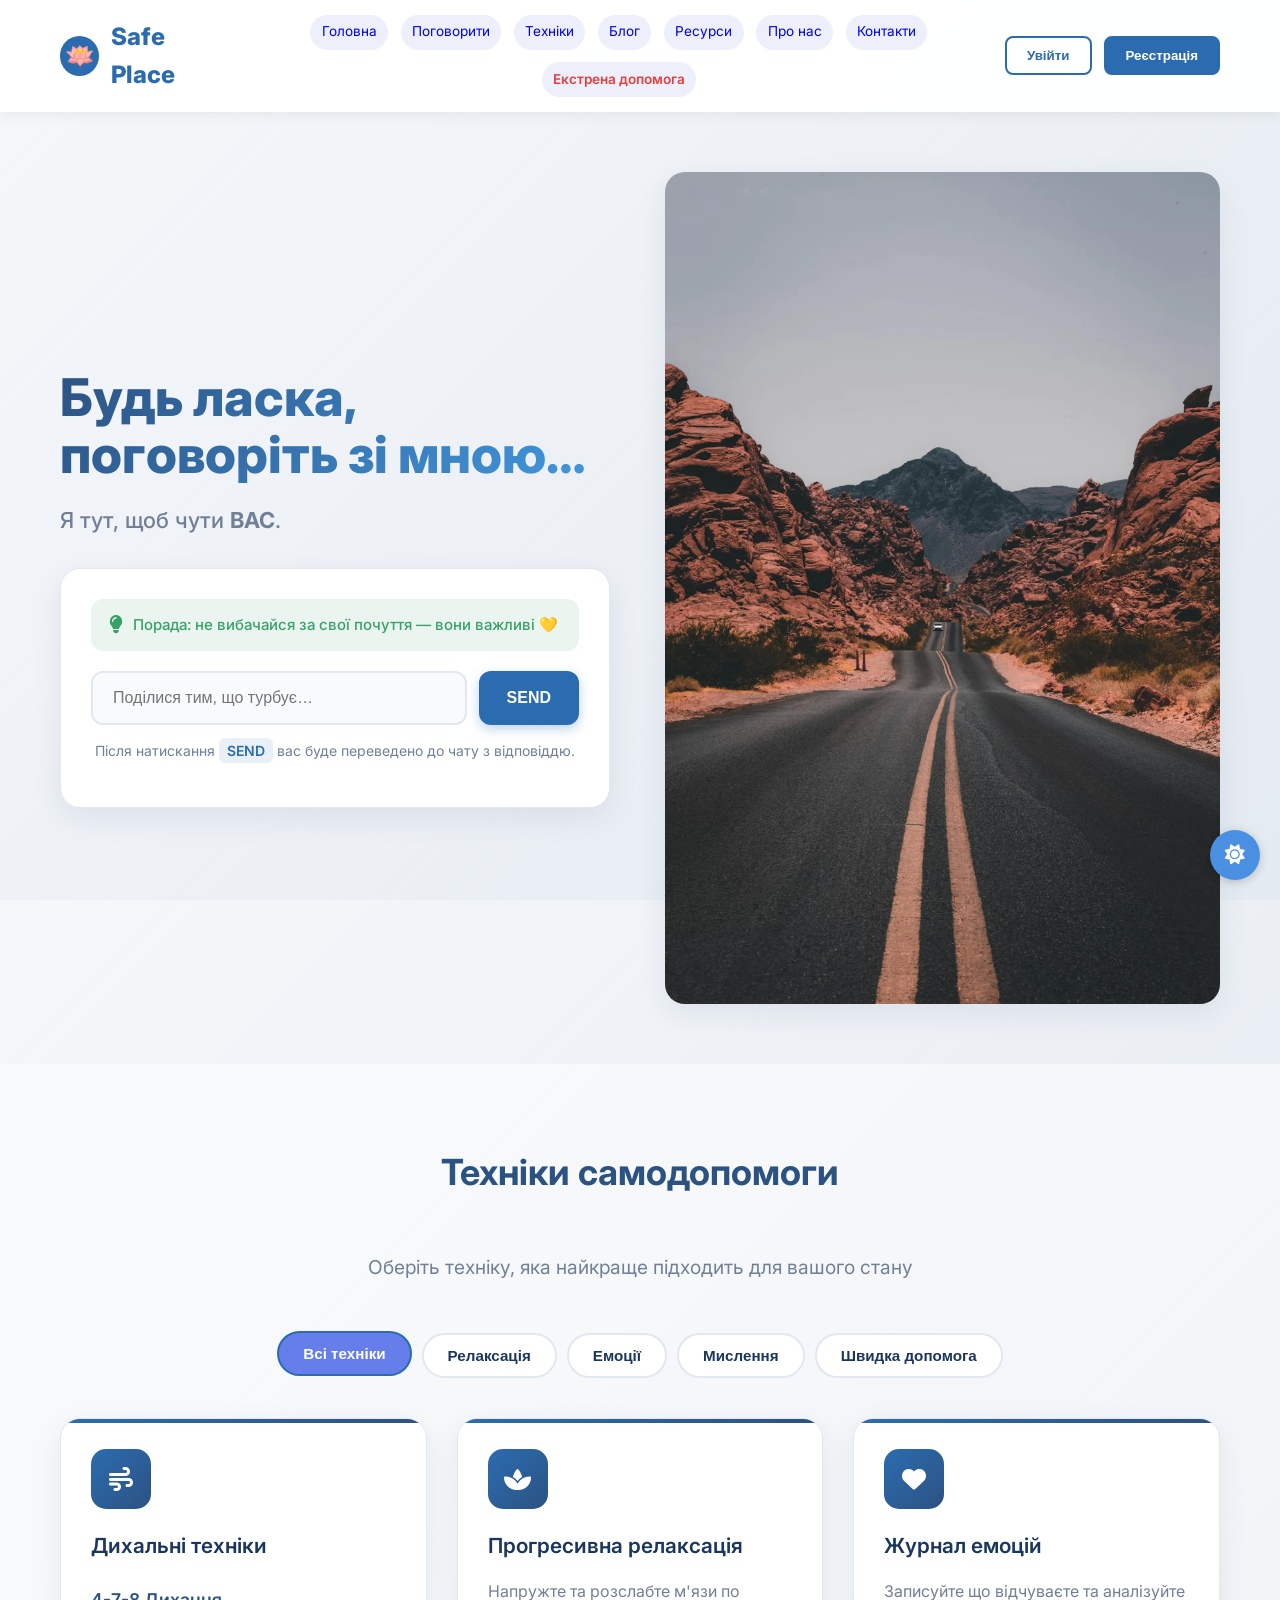
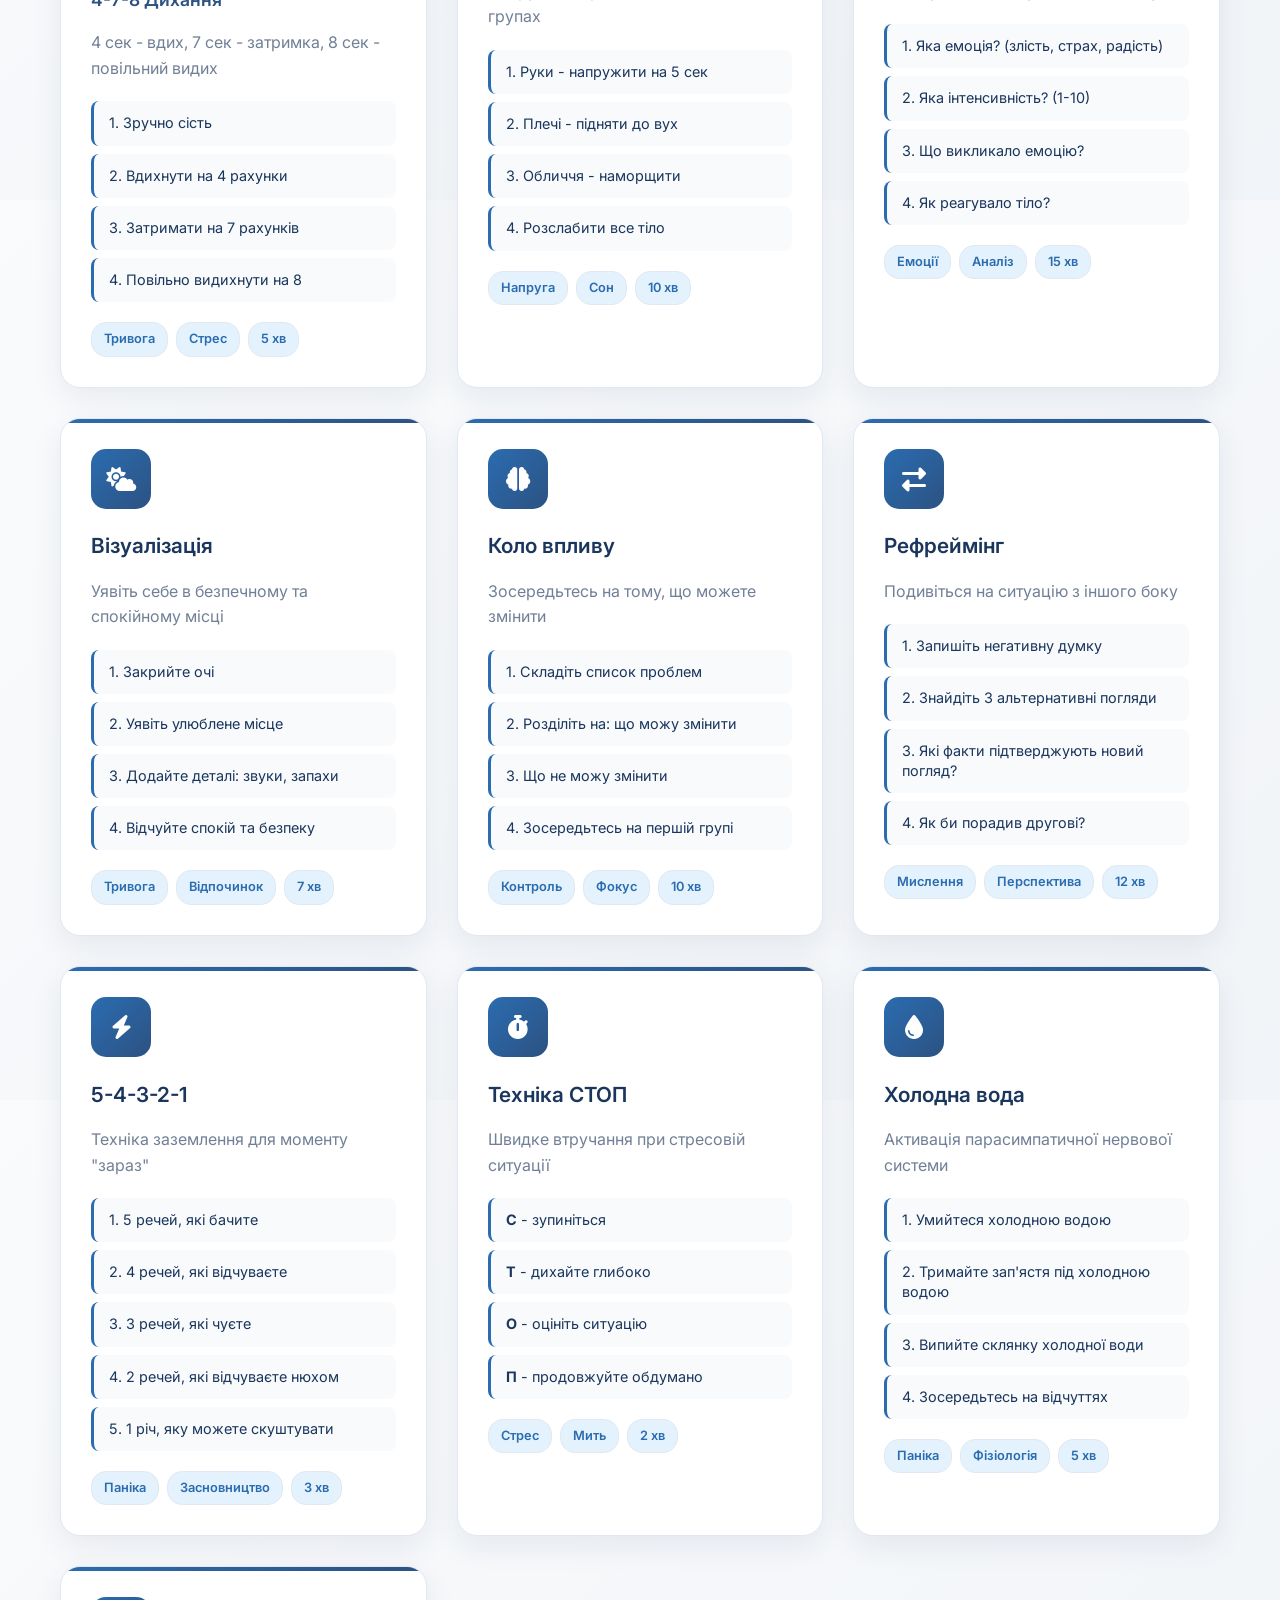
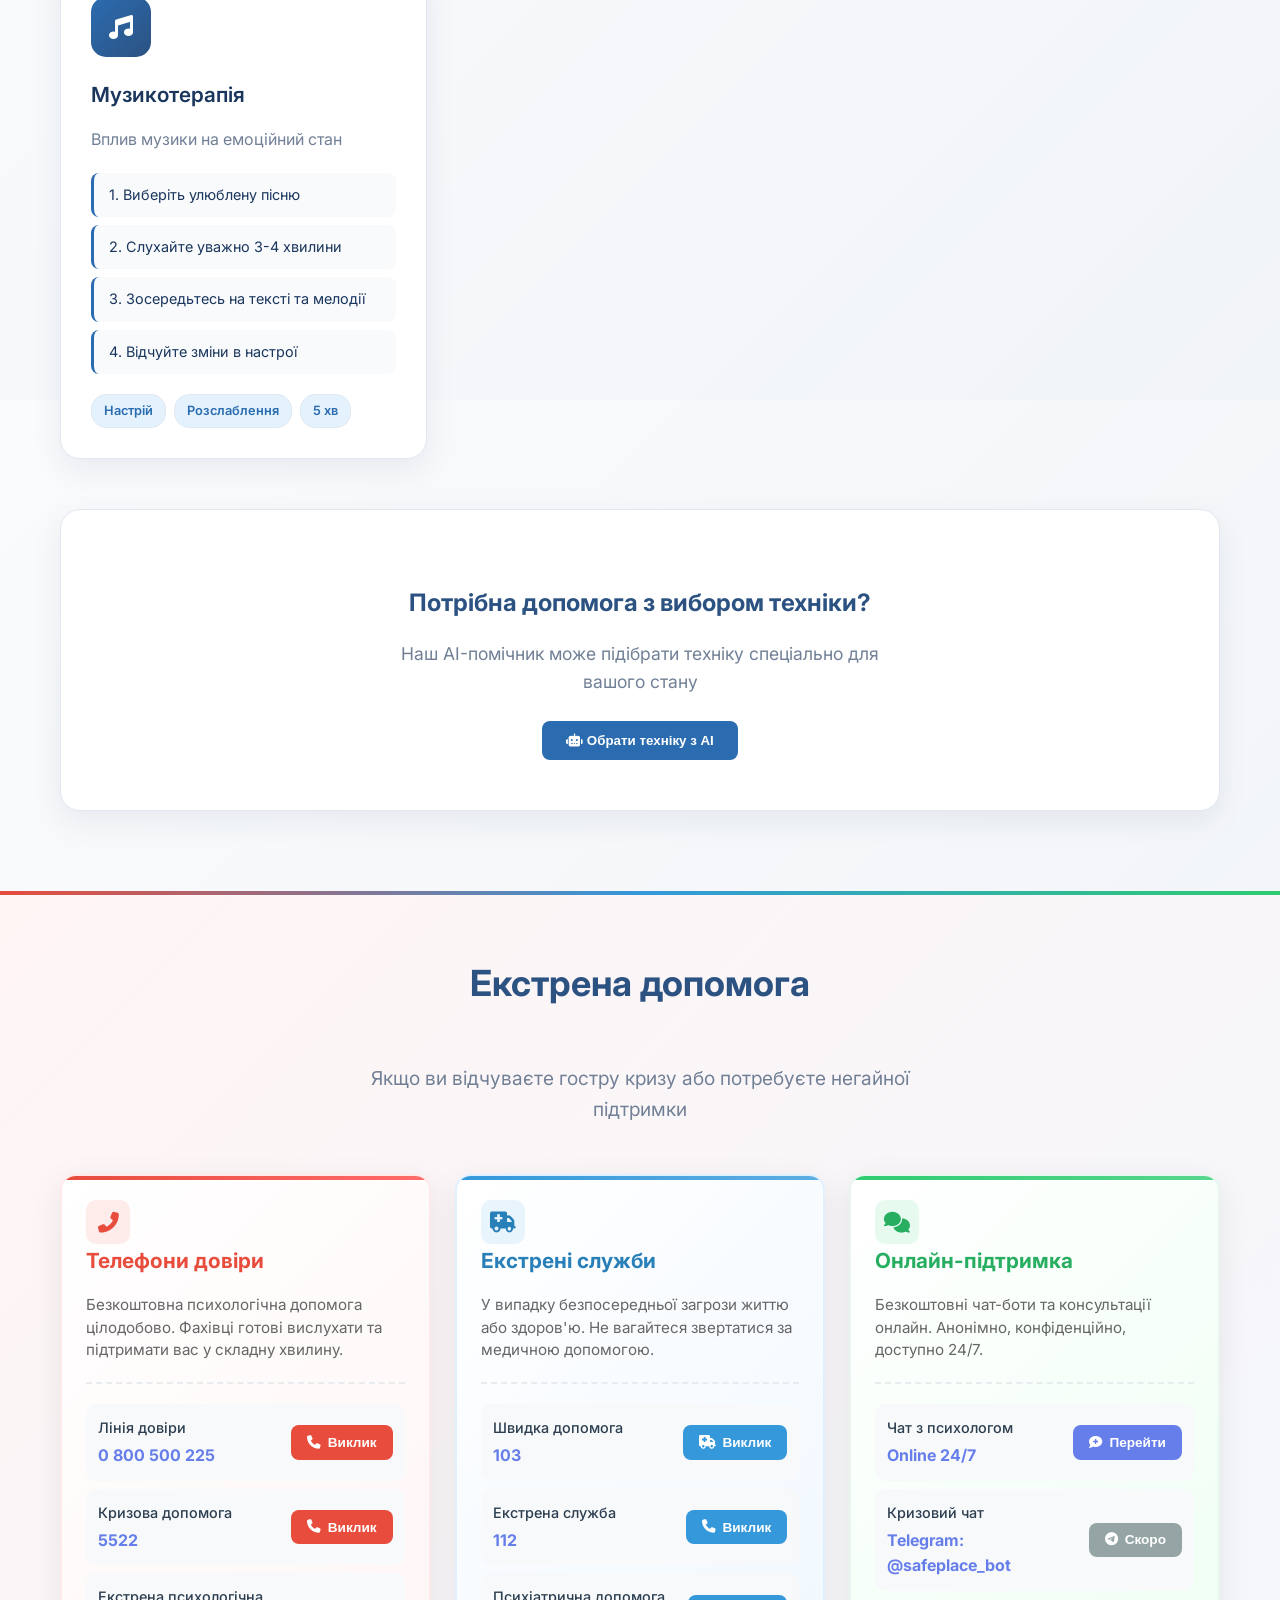
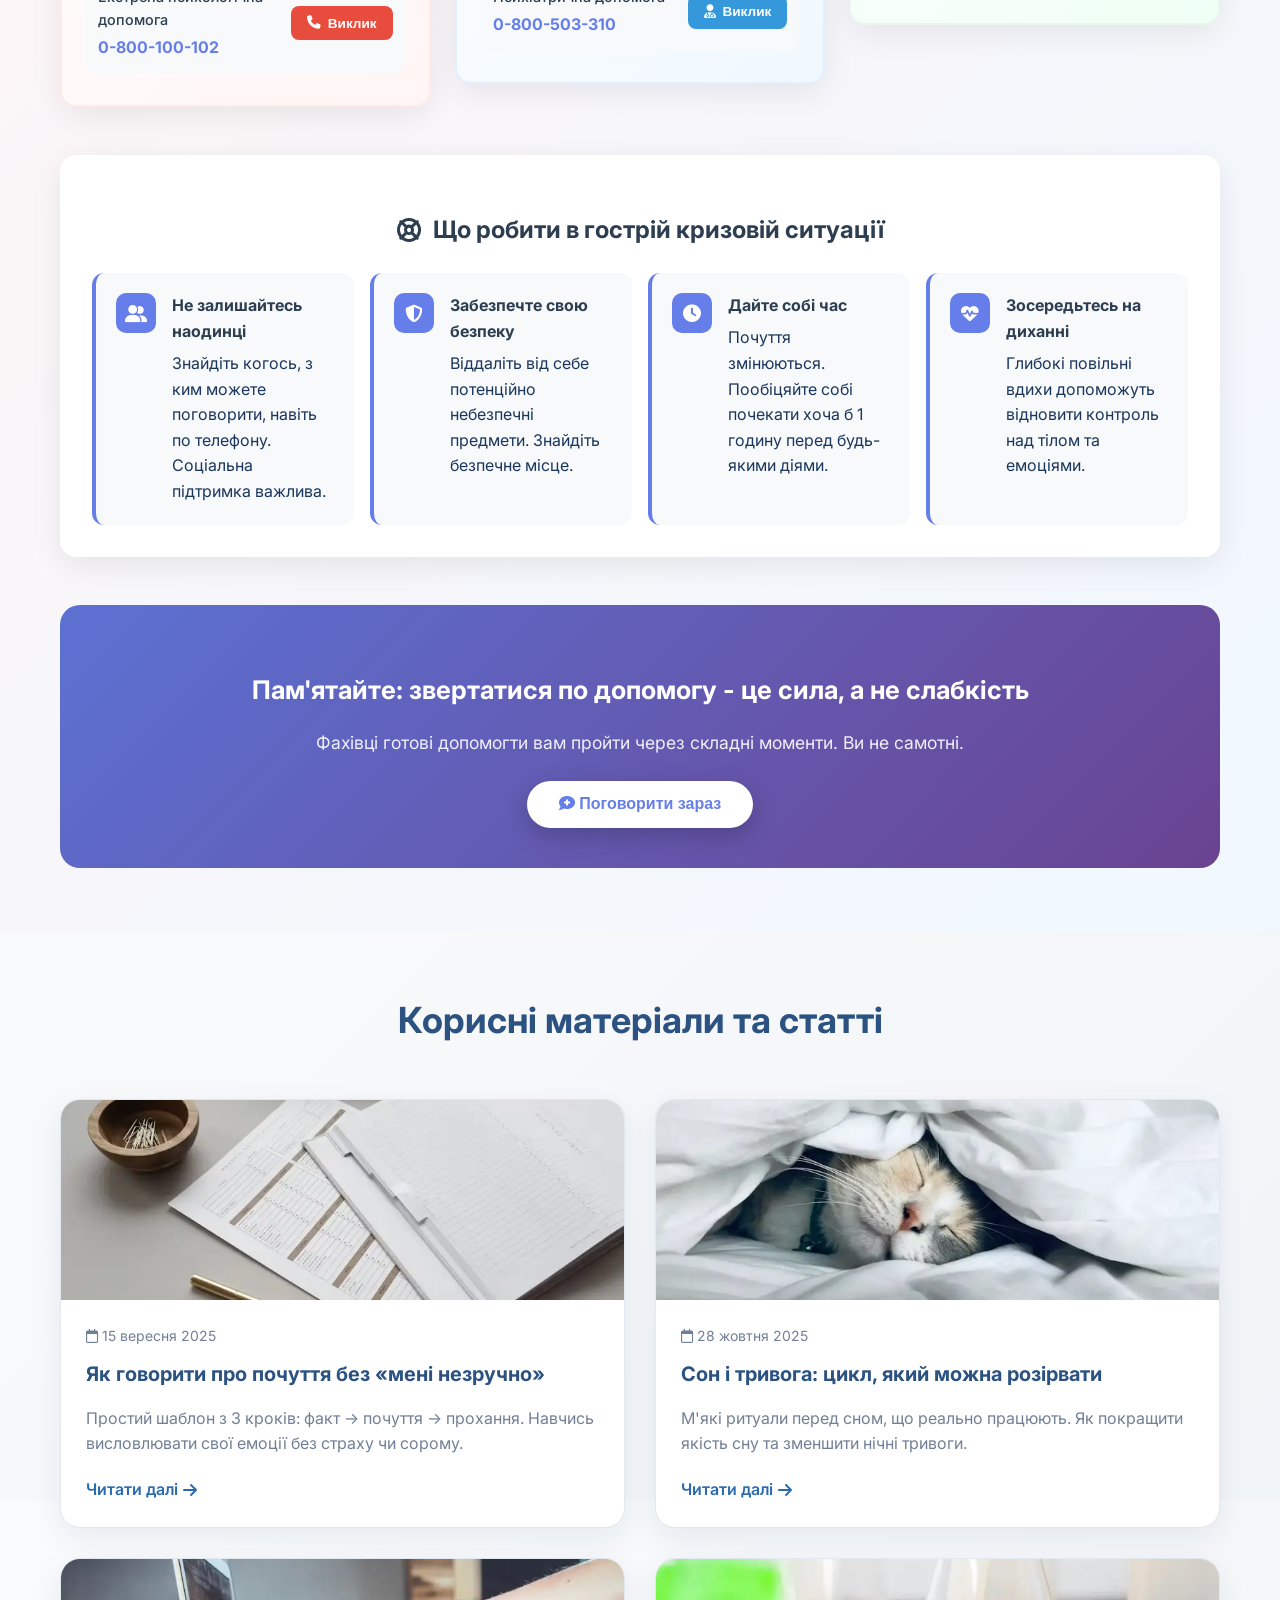
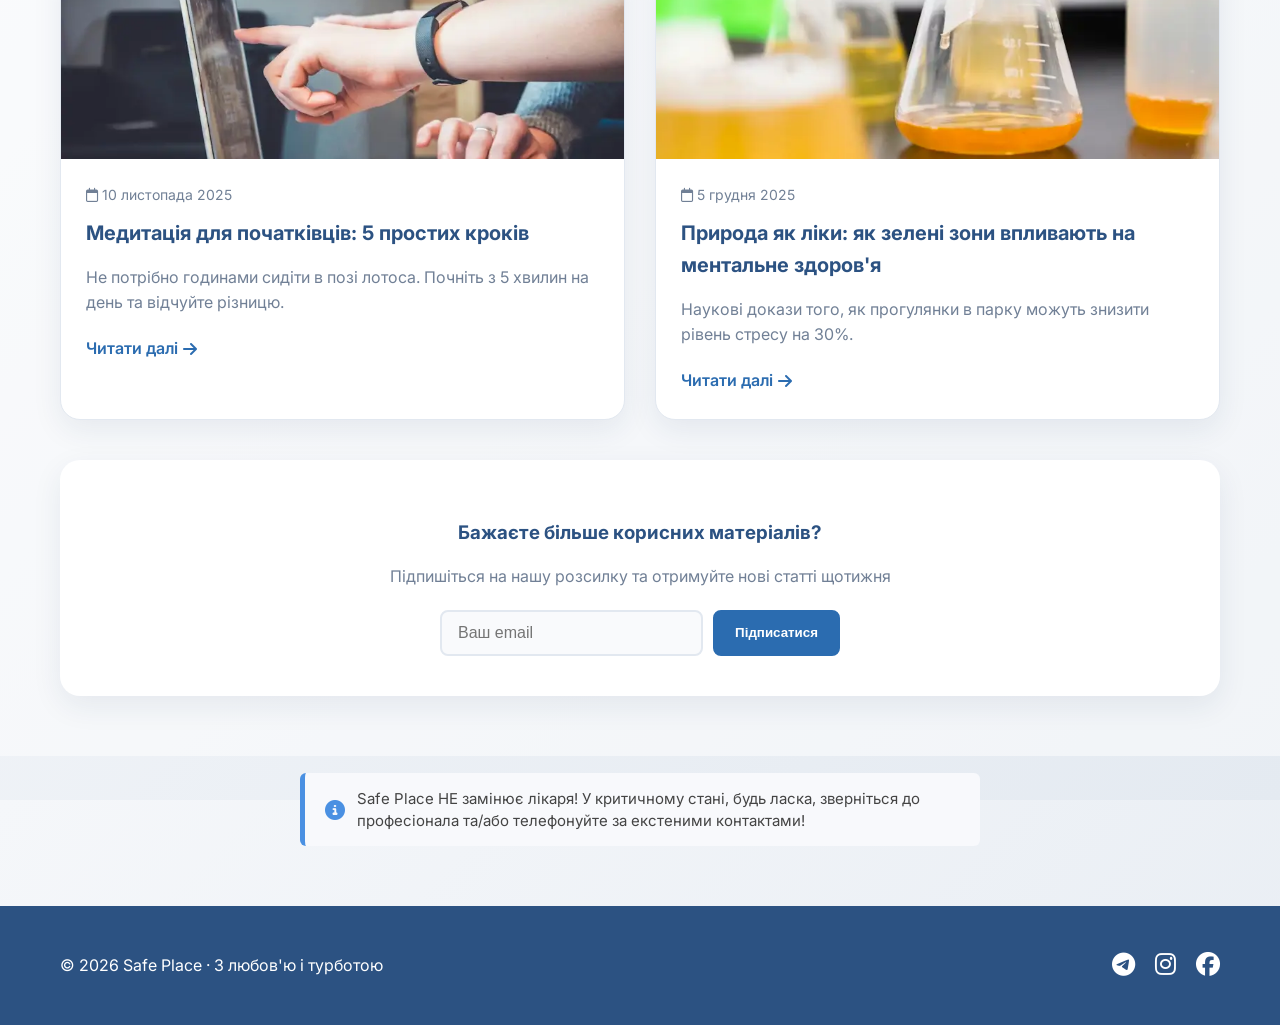
<file: index.html>
<!DOCTYPE html>
<html lang="uk">
<head>
  <meta charset="UTF-8" />
  <meta name="viewport" content="width=device-width, initial-scale=1" />
  <!-- ОПТИМІЗОВАНИЙ TITLE -->
  <title>Безкоштовна психологічна допомога 24/7 | Safe Place</title>
  <!-- ОПТИМІЗОВАНИЙ META DESCRIPTION -->
  <meta name="description" content="Отримайте безкоштовну психологічну підтримку онлайн цілодобово. AI-чат, техніки самодопомоги, екстрена допомога. Анонімно та конфіденційно. Поговоріть зараз!">
    <!-- CANONICAL TAG -->
  <link rel="canonical" href="https://kateryna-havryliuk.github.io/SafePlace_new_SEO/index.html">
  
  <!-- OPEN GRAPH для соцмереж -->
  <meta property="og:title" content="Психологічна підтримка онлайн | Safe Place">
  <meta property="og:description" content="Безкоштовна психологічна допомога 24/7. Техніки самодопомоги, AI-чат, екстрена підтримка.">
  <meta property="og:type" content="website">
  <meta property="og:url" content="https://kateryna-havryliuk.github.io/SafePlace_new_SEO/">
  <meta property="og:image" content="https://kateryna-havryliuk.github.io/SafePlace_new_SEO/images/og-image.jpg">
  
  <!-- SCHEMA.ORG: WebSite + Organization -->
  <script type="application/ld+json">
  {
    "@context": "https://schema.org",
    "@type": "WebSite",
    "name": "Safe Place",
    "url": "https://kateryna-havryliuk.github.io/SafePlace_new_SEO/",
    "description": "Платформа психологічної підтримки та самодопомоги",
    "potentialAction": {
      "@type": "SearchAction",
      "target": "https://kateryna-havryliuk.github.io/SafePlace_new_SEO/?q={search_term_string}",
      "query-input": "required name=search_term_string"
    }
  }
  </script>
  
  <script type="application/ld+json">
  {
    "@context": "https://schema.org",
    "@type": "Organization",
    "name": "Safe Place",
    "url": "https://kateryna-havryliuk.github.io/SafePlace_new_SEO/",
    "logo": "https://kateryna-havryliuk.github.io/SafePlace_new_SEO/images/logo.png",
    "description": "Платформа психологічної підтримки та самодопомоги",
    "sameAs": [
      "https://t.me/safeplace_ua",
      "https://instagram.com/safeplace_ua"
    ],
    "contactPoint": {
      "@type": "ContactPoint",
      "telephone": "+380800500225",
      "contactType": "emergency support",
      "availableLanguage": "Ukrainian"
    }
  }
  </script>
  
  <!-- SCHEMA.ORG: FAQPage для головної -->
  <script type="application/ld+json">
  {
    "@context": "https://schema.org",
    "@type": "FAQPage",
    "mainEntity": [
      {
        "@type": "Question",
        "name": "Що таке Safe Place?",
        "acceptedAnswer": {
          "@type": "Answer",
          "text": "Safe Place — це онлайн-платформа психологічної підтримки, що пропонує безкоштовну анонімну допомогу 24/7 через AI-чат, техніки самодопомоги та екстрені контакти."
        }
      },
      {
        "@type": "Question",
        "name": "Чи безкоштовна підтримка на Safe Place?",
        "acceptedAnswer": {
          "@type": "Answer",
          "text": "Так, всі послуги Safe Place повністю безкоштовні. AI-чат, техніки самодопомоги та доступ до екстрених контактів — без жодної оплати."
        }
      },
      {
        "@type": "Question",
        "name": "Чи конфіденційно спілкування в чаті?",
        "acceptedAnswer": {
          "@type": "Answer",
          "text": "Так, всі розмови анонімні та конфіденційні. Для зареєстрованих користувачів історія зберігається локально, для анонімних — не зберігається зовсім."
        }
      }
    ]
  }
  </script>
  <link rel="alternate" hreflang="uk" href="https://kateryna-havryliuk.github.io/SafePlace_new_SEO/page.html" />
  <link rel="preconnect" href="https://fonts.gstatic.com" crossorigin>
  <link href="https://fonts.googleapis.com/css2?family=Inter:wght@400;500;600;700;800&display=swap" rel="stylesheet">
  <link rel="stylesheet" href="https://cdnjs.cloudflare.com/ajax/libs/font-awesome/6.5.2/css/all.min.css">
  <link rel="stylesheet" href="css/theme.css">
  <link rel="stylesheet" href="css/style.css">
  
  <!-- BreadcrumbList Schema -->
  <script type="application/ld+json">
  {
    "@context": "https://schema.org",
    "@type": "BreadcrumbList",
    "itemListElement": [{
      "@type": "ListItem",
      "position": 1,
      "name": "Головна",
      "item": "https://kateryna-havryliuk.github.io/SafePlace_new_SEO/index.html"
    }]
  }
  </script>

      <script>
        (function() {
            const isAnalytics = window.location.pathname.includes('analytics');
            if (isAnalytics) {
                document.documentElement.setAttribute('data-theme', 'light');
                localStorage.setItem('theme', 'light');
            } else {
                const saved = localStorage.getItem('theme');
                const prefersDark = window.matchMedia('(prefers-color-scheme: dark)').matches;
                const theme = saved || (prefersDark ? 'dark' : 'light');
                document.documentElement.setAttribute('data-theme', theme);
            }
            document.documentElement.style.visibility = 'hidden';
        })();
    </script>
  
  <style>
    /* Стилі для фільтрації технік */
    .technique-card {
      transition: all 0.3s ease;
    }
    
    /* Приховування карток технік при фільтрації */
    .technique-card.hidden {
      display: none;
    }
    
    /* Стиль для активної кнопки фільтра */
    .filter-btn.active {
      background-color: var(--primary-color);
      color: white;
    }
    
    /* Стилі для розділу екстреної допомоги */
    .emergency {
      background: linear-gradient(135deg, #fff5f5 0%, #f0f8ff 100%);
      padding: 4rem 0;
      position: relative;
    }
    
    /* Верхня лінія-градієнт для розділу */
    .emergency::before {
      content: '';
      position: absolute;
      top: 0;
      left: 0;
      right: 0;
      height: 4px;
      background: linear-gradient(90deg, #e74c3c, #3498db, #2ecc71);
    }
    
    /* Сітка для карток екстреної допомоги */
    .emergency-grid {
      display: grid;
      grid-template-columns: repeat(auto-fit, minmax(340px, 1fr));
      gap: 1.5rem;
      margin-top: 3rem;
    }
    
    /* Базова картка екстреної допомоги */
    .emergency-card {
      background: white;
      border-radius: 16px;
      padding: 1.5rem;
      box-shadow: 0 8px 32px rgba(0,0,0,0.08);
      border-left: 6px solid var(--accent-color);
      transition: all 0.3s ease;
      position: relative;
      overflow: hidden;
      height: fit-content;
    }
    
    /* Верхня лінія картки */
    .emergency-card::before {
      content: '';
      position: absolute;
      top: 0;
      left: 0;
      right: 0;
      height: 4px;
      background: var(--accent-color);
    }
    
    /* Ефект при наведенні на картку */
    .emergency-card:hover {
      transform: translateY(-5px);
      box-shadow: 0 12px 40px rgba(0,0,0,0.12);
    }
    
    /* Стилі для термінової картки (червона) */
    .emergency-card.urgent {
      border-left-color: #e74c3c;
      background: linear-gradient(135deg, #fff, #fff5f5);
      border: 2px solid #ffeaea;
    }
    
    .emergency-card.urgent::before {
      background: linear-gradient(90deg, #e74c3c, #ff6b6b);
    }
    
    /* Стилі для медичної картки (синя) */
    .emergency-card.medical {
      border-left-color: #3498db;
      background: linear-gradient(135deg, #fff, #f0f8ff);
      border: 2px solid #e1f0ff;
    }
    
    .emergency-card.medical::before {
      background: linear-gradient(90deg, #3498db, #5dade2);
    }
    
    /* Стилі для онлайн картки (зелена) */
    .emergency-card.online {
      border-left-color: #2ecc71;
      background: linear-gradient(135deg, #fff, #f0fff4);
      border: 2px solid #e8f6ef;
    }
    
    .emergency-card.online::before {
      background: linear-gradient(90deg, #2ecc71, #58d68d);
    }
    
    /* Заголовок картки */
    .emergency-card h3 {
      margin-top: 0;
      color: var(--text-color);
      display: flex;
      align-items: center;
      gap: 0.75rem;
      font-size: 1.3rem;
      margin-bottom: 1rem;
    }
    
    /* Кольори заголовків для різних типів карток */
    .emergency-card.urgent h3 {
      color: #e74c3c;
    }
    
    .emergency-card.medical h3 {
      color: #2980b9;
    }
    
    .emergency-card.online h3 {
      color: #27ae60;
    }
    
    /* Стилі для іконок карток */
    .emergency-icon {
      width: 44px;
      height: 44px;
      border-radius: 10px;
      display: flex;
      align-items: center;
      justify-content: center;
      font-size: 1.3rem;
      flex-shrink: 0;
    }
    
    /* Кольори іконок для різних типів карток */
    .urgent .emergency-icon {
      background: rgba(231, 76, 60, 0.1);
      color: #e74c3c;
    }
    
    .medical .emergency-icon {
      background: rgba(52, 152, 219, 0.1);
      color: #2980b9;
    }
    
    .online .emergency-icon {
      background: rgba(46, 204, 113, 0.1);
      color: #27ae60;
    }
    
    /* Текст картки */
    .emergency-card p {
      color: #666;
      margin-bottom: 1.25rem;
      line-height: 1.5;
      font-size: 0.95rem;
    }
    
    /* Секція контактів всередині картки */
    .emergency-contacts {
      margin-top: 1.25rem;
      padding-top: 1.25rem;
      border-top: 2px dashed #e9ecef;
    }
    
    /* Окремий контактний елемент */
    .contact-item {
      display: flex;
      align-items: center;
      padding: 0.75rem;
      margin-bottom: 0.5rem;
      background: #f8f9fa;
      border-radius: 10px;
      transition: all 0.2s ease;
      gap: 0.75rem;
    }
    
    /* Ефект при наведенні на контакт */
    .contact-item:hover {
      background: #e9ecef;
    }
    
    /* Інформація про контакт */
    .contact-info {
      flex: 1;
      min-width: 0;
    }
    
    /* Назва контакту */
    .contact-name {
      font-weight: 500;
      color: #2c3e50;
      font-size: 0.9rem;
      margin-bottom: 0.25rem;
    }
    
    /* Номер телефону */
    .contact-number {
      font-weight: 700;
      color: var(--primary-color);
      font-size: 1rem;
    }
    
    /* Кнопка виклику */
    .contact-btn {
      background: var(--primary-color);
      color: white;
      border: none;
      padding: 0.6rem 1rem;
      border-radius: 8px;
      cursor: pointer;
      font-weight: 600;
      transition: all 0.2s ease;
      display: flex;
      align-items: center;
      gap: 0.4rem;
      font-size: 0.85rem;
      white-space: nowrap;
      flex-shrink: 0;
    }
    
    /* Ефект при наведенні на кнопку */
    .contact-btn:hover {
      background: var(--primary-dark);
      transform: scale(1.05);
    }
    
    /* Стилі для неактивної кнопки */
    .contact-btn:disabled {
      background: #95a5a6;
      cursor: not-allowed;
      transform: none;
    }
    
    .contact-btn:disabled:hover {
      background: #95a5a6;
      transform: none;
    }
    
    /* Кольори кнопок для різних типів карток */
    .urgent .contact-btn {
      background: #e74c3c;
    }
    
    .urgent .contact-btn:hover {
      background: #c0392b;
    }
    
    .medical .contact-btn {
      background: #3498db;
    }
    
    .medical .contact-btn:hover {
      background: #2980b9;
    }
    
    /* Стилі для розділу з порадами */
    .emergency-tips {
      margin-top: 3rem;
      background: white;
      border-radius: 16px;
      padding: 2rem;
      box-shadow: 0 8px 32px rgba(0,0,0,0.08);
    }
    
    .emergency-tips h3 {
      text-align: center;
      color: #2c3e50;
      margin-bottom: 1.5rem;
      font-size: 1.5rem;
      display: flex;
      align-items: center;
      justify-content: center;
      gap: 0.75rem;
    }
    
    /* Сітка для порад */
    .tips-grid {
      display: grid;
      grid-template-columns: repeat(auto-fit, minmax(250px, 1fr));
      gap: 1rem;
    }
    
    /* Окрема порада */
    .tip-item {
      background: #f8f9fa;
      padding: 1.25rem;
      border-radius: 12px;
      display: flex;
      align-items: flex-start;
      gap: 1rem;
      transition: all 0.3s ease;
      border-left: 4px solid var(--primary-color);
    }
    
    .tip-item:hover {
      background: #e9ecef;
    }
    
    /* Іконка поради */
    .tip-icon {
      background: var(--primary-color);
      color: white;
      width: 40px;
      height: 40px;
      border-radius: 10px;
      display: flex;
      align-items: center;
      justify-content: center;
      flex-shrink: 0;
      font-size: 1.1rem;
    }
    
    /* Вміст поради */
    .tip-content {
      flex: 1;
    }
    
    .tip-content strong {
      color: #2c3e50;
      display: block;
      margin-bottom: 0.4rem;
      font-size: 1rem;
    }
    
    /* CTA секція */
    .emergency-cta {
      text-align: center;
      margin-top: 3rem;
      padding: 2.5rem;
      background: linear-gradient(135deg, #667eea 0%, #764ba2 100%);
      border-radius: 20px;
      color: white;
      position: relative;
      overflow: hidden;
    }
    
    /* Затемнення фону для CTA */
    .emergency-cta::before {
      content: '';
      position: absolute;
      top: 0;
      left: 0;
      right: 0;
      bottom: 0;
      background: rgba(0,0,0,0.1);
    }
    
    .emergency-cta h3 {
      color: white;
      margin-bottom: 1rem;
      font-size: 1.6rem;
      position: relative;
      z-index: 1;
    }
    
    .emergency-cta p {
      color: rgba(255,255,255,0.9);
      font-size: 1.1rem;
      margin-bottom: 1.5rem;
      position: relative;
      z-index: 1;
    }
    
    .emergency-cta .btn-primary {
      background: white;
      color: #667eea;
      padding: 0.9rem 2rem;
      font-size: 1rem;
      border-radius: 50px;
      border: none;
      font-weight: 700;
      cursor: pointer;
      transition: all 0.3s ease;
      position: relative;
      z-index: 1;
      box-shadow: 0 8px 25px rgba(0,0,0,0.2);
    }
    
    .emergency-cta .btn-primary:hover {
      transform: translateY(-2px);
      box-shadow: 0 12px 35px rgba(0,0,0,0.3);
    }
    
    /* Адаптивність для мобільних пристроїв */
    @media (max-width: 768px) {
      .emergency-grid {
        grid-template-columns: 1fr;
        gap: 1rem;
      }
      
      .emergency-card {
        padding: 1.25rem;
      }
      
      .contact-item {
        flex-direction: column;
        text-align: center;
        gap: 0.75rem;
      }
      
      .contact-info {
        width: 100%;
      }
      
      .emergency-tips {
        padding: 1.5rem;
        margin-top: 2rem;
      }
      
      .tips-grid {
        grid-template-columns: 1fr;
      }
      
      .emergency-cta {
        padding: 2rem 1.5rem;
        margin-top: 2rem;
      }
      
      .emergency-cta h3 {
        font-size: 1.3rem;
      }
      
      .emergency-cta p {
        font-size: 1rem;
      }
    }

    /* ====== MODAL ====== */
.modal-overlay {
  position: fixed;
  top: 0;
  left: 0;
  right: 0;
  bottom: 0;
  background: rgba(0, 0, 0, 0.5);
  display: flex;
  align-items: center;
  justify-content: center;
  z-index: 1000;
  opacity: 0;
  visibility: hidden;
  transition: var(--transition);
}

.modal-overlay.active {
  opacity: 1;
  visibility: visible;
}

.modal {
  background: var(--card);
  border-radius: var(--radius-lg);
  padding: 30px;
  width: 90%;
  max-width: 450px;
  box-shadow: var(--shadow-hover);
  transform: translateY(20px);
  transition: var(--transition);
}

.modal-overlay.active .modal {
  transform: translateY(0);
}

.modal-header {
  display: flex;
  justify-content: space-between;
  align-items: center;
  margin-bottom: 25px;
}

.modal-title {
  font-size: 24px;
  color: var(--brand-dark);
  margin: 0;
}

.modal-close {
  background: transparent;
  border: none;
  font-size: 24px;
  cursor: pointer;
  color: var(--muted);
}

.auth-tabs {
  display: flex;
  margin-bottom: 25px;
  border-bottom: 1px solid var(--ring);
}

.auth-tab {
  padding: 12px 20px;
  cursor: pointer;
  font-weight: 600;
  color: var(--muted);
  border-bottom: 3px solid transparent;
  transition: var(--transition);
}

.auth-tab.active {
  color: var(--brand);
  border-bottom-color: var(--brand);
}

.auth-form {
  display: none;
}

.auth-form.active {
  display: block;
}

.form-group {
  margin-bottom: 20px;
}

.form-group label {
  display: block;
  margin-bottom: 8px;
  font-weight: 500;
}

.form-group input {
  width: 100%;
  padding: 14px 16px;
  border: 2px solid var(--ring);
  border-radius: 8px;
  font-size: 16px;
  transition: var(--transition);
}

.form-group input:focus {
  outline: none;
  border-color: var(--brand);
  box-shadow: 0 0 0 3px rgba(43, 108, 176, 0.2);
}

.form-options {
  display: flex;
  justify-content: space-between;
  align-items: center;
  margin-bottom: 20px;
  font-size: 14px;
}

.form-options label {
  display: flex;
  align-items: center;
  gap: 8px;
  margin: 0;
  cursor: pointer;
}

.form-options a {
  color: var(--brand);
  text-decoration: none;
}

.form-options a:hover {
  text-decoration: underline;
}

.modal-btn {
  width: 100%;
  padding: 14px;
  background: var(--brand);
  color: white;
  border: none;
  border-radius: 8px;
  font-size: 16px;
  font-weight: 600;
  cursor: pointer;
  transition: var(--transition);
}

.modal-btn:hover {
  background: var(--brand-dark);
}

.modal-btn:disabled {
  background: var(--muted);
  cursor: not-allowed;
}

.form-footer {
  text-align: center;
  margin-top: 20px;
  font-size: 14px;
  color: var(--muted);
}

.form-footer a {
  color: var(--brand);
  text-decoration: none;
  font-weight: 600;
}

.form-footer a:hover {
  text-decoration: underline;
}

.warning-box{
  display:flex;
  align-items:center;
  gap:12px;
  background:#f8f9fc;
  border-left:5px solid #4a90e2;  
  color:#444;
  padding:15px 20px;
  border-radius:6px;
  font-size:15px;
  line-height:1.45;
  margin:17px auto 0;
  margin-bottom:0px auto 0;
  max-width:680px;
}
.warning-box i{font-size:20px;color:#4a90e2;}
  </style>
</head>

<!-- ====== MOBILE MENU ====== -->
<div class="mobile-menu" id="mobileMenu">
  <div class="mobile-menu-header">
    <div class="brand">
      <div class="logo">🪷</div>
      <span>Safe Place</span>
    </div>
    <button class="close-mobile-menu" id="closeMobileMenu">
      <i class="fas fa-times"></i>
    </button>
  </div>
  
  <nav class="nav-links">
            <a href="index.html">Головна</a>
            <a href="chat.html">Поговорити</a>
            <a href="techniques.html">Техніки</a>
            <a href="blog.html">Блог</a>
            <a href="resources.html">Ресурси</a>
            <a href="about.html">Про нас</a>
            <a href="contact.html">Контакти</a>
            <a href="emergency.html" style="color: #e53e3e; font-weight: 600;">Екстрена допомога</a>
  </nav>
    

  <div class="mobile-auth-buttons">
    <button class="btn-login mobile-btn" id="mobileLoginBtn">Увійти</button>
    <button class="btn-register mobile-btn" id="mobileRegisterBtn">Реєстрація</button>
  </div>
</div>
<body>
  <!-- ====== HEADER ====== -->
  <header class="site-header">
    <div class="container header-content">
      <div class="brand">
        <div class="logo">🪷</div>
        <span>Safe Place</span>
      </div>
      
      <nav class="nav-links">
            <a href="index.html">Головна</a>
            <a href="chat.html">Поговорити</a>
            <a href="techniques.html">Техніки</a>
            <a href="blog.html">Блог</a>
            <a href="resources.html">Ресурси</a>
            <a href="about.html">Про нас</a>
            <a href="contact.html">Контакти</a>
            <a href="emergency.html" style="color: #e53e3e; font-weight: 600;">Екстрена допомога</a>
        </nav>
      
      <div class="auth-buttons" id="authButtons">
        <button class="btn-login" id="loginBtn">Увійти</button>
        <button class="btn-register" id="registerBtn">Реєстрація</button>
      </div>
      
      <div class="burger-menu" id="burgerMenu">
        <span></span>
        <span></span>
        <span></span>
      </div>
    </div>
  </header>

  <!-- ====== HERO SECTION ====== -->
  <section class="hero" id="talk">
    <div class="container hero-content">
      <div class="hero-text">
        <h1 class="hero-title">Будь ласка, поговоріть зі мною…</h1>
        <p class="hero-subtitle">Я тут, щоб чути <strong>ВАС</strong>.</p>
        
        <div class="talk-box">
          <div class="hint">
            <i class="fas fa-lightbulb"></i>
            <span>Порада: не вибачайся за свої почуття — вони важливі 💛</span>
          </div>
          
          <div class="input-group">
            <input type="text" class="message-input" id="initialMessage" placeholder="Поділися тим, що турбує…">
            <button class="send-btn" id="sendInitialBtn">SEND</button>
          </div>
          
          <p class="send-note">Після натискання <em>SEND</em> вас буде переведено до чату з відповіддю.</p>
        </div>
      </div>
      
      <div class="hero-image"> 
         <picture> 
           <source srcset="images/hero.webp" type="image/webp"> 
           <img src="images/hero.jpg"  
                alt="Тепла дорога серед поля під блакитним небом"  
                width="1600"  
                height="900" 
                fetchpriority="high"> 
         </picture> 
       </div>
  </section>

<!-- ====== TECHNIQUES SECTION ====== -->
<section class="techniques" id="techniques">
  <div class="container">
    <h2 class="section-title">Техніки самодопомоги</h2>
    <p class="section-subtitle">Оберіть техніку, яка найкраще підходить для вашого стану</p>
    
    <div class="techniques-filter">
      <button class="filter-btn active" data-filter="all">Всі техніки</button>
      <button class="filter-btn" data-filter="relaxation">Релаксація</button>
      <button class="filter-btn" data-filter="emotional">Емоції</button>
      <button class="filter-btn" data-filter="cognitive">Мислення</button>
      <button class="filter-btn" data-filter="quick">Швидка допомога</button>
    </div>
    
    <div class="techniques-grid">
      <!-- Relaxation Techniques -->
      <div class="technique-card" data-category="relaxation">
        <div class="technique-icon">
          <i class="fas fa-wind"></i>
        </div>
        <h3>Дихальні техніки</h3>
        <div class="technique-content">
          <h4>4-7-8 Дихання</h4>
          <p>4 сек - вдих, 7 сек - затримка, 8 сек - повільний видих</p>
          <div class="technique-steps">
            <div class="step">1. Зручно сість</div>
            <div class="step">2. Вдихнути на 4 рахунки</div>
            <div class="step">3. Затримати на 7 рахунків</div>
            <div class="step">4. Повільно видихнути на 8</div>
          </div>
        </div>
        <div class="technique-tags">
          <span class="tag">Тривога</span>
          <span class="tag">Стрес</span>
          <span class="tag">5 хв</span>
        </div>
      </div>

      <div class="technique-card" data-category="relaxation">
        <div class="technique-icon">
          <i class="fas fa-spa"></i>
        </div>
        <h3>Прогресивна релаксація</h3>
        <div class="technique-content">
          <p>Напружте та розслабте м'язи по групах</p>
          <div class="technique-steps">
            <div class="step">1. Руки - напружити на 5 сек</div>
            <div class="step">2. Плечі - підняти до вух</div>
            <div class="step">3. Обличчя - наморщити</div>
            <div class="step">4. Розслабити все тіло</div>
          </div>
        </div>
        <div class="technique-tags">
          <span class="tag">Напруга</span>
          <span class="tag">Сон</span>
          <span class="tag">10 хв</span>
        </div>
      </div>

      <!-- Emotional Techniques -->
      <div class="technique-card" data-category="emotional">
        <div class="technique-icon">
          <i class="fas fa-heart"></i>
        </div>
        <h3>Журнал емоцій</h3>
        <div class="technique-content">
          <p>Записуйте що відчуваєте та аналізуйте</p>
          <div class="technique-steps">
            <div class="step">1. Яка емоція? (злість, страх, радість)</div>
            <div class="step">2. Яка інтенсивність? (1-10)</div>
            <div class="step">3. Що викликало емоцію?</div>
            <div class="step">4. Як реагувало тіло?</div>
          </div>
        </div>
        <div class="technique-tags">
          <span class="tag">Емоції</span>
          <span class="tag">Аналіз</span>
          <span class="tag">15 хв</span>
        </div>
      </div>

      <div class="technique-card" data-category="emotional">
        <div class="technique-icon">
          <i class="fas fa-cloud-sun"></i>
        </div>
        <h3>Візуалізація</h3>
        <div class="technique-content">
          <p>Уявіть себе в безпечному та спокійному місці</p>
          <div class="technique-steps">
            <div class="step">1. Закрийте очі</div>
            <div class="step">2. Уявіть улюблене місце</div>
            <div class="step">3. Додайте деталі: звуки, запахи</div>
            <div class="step">4. Відчуйте спокій та безпеку</div>
          </div>
        </div>
        <div class="technique-tags">
          <span class="tag">Тривога</span>
          <span class="tag">Відпочинок</span>
          <span class="tag">7 хв</span>
        </div>
      </div>

      <!-- Cognitive Techniques -->
      <div class="technique-card" data-category="cognitive">
        <div class="technique-icon">
          <i class="fas fa-brain"></i>
        </div>
        <h3>Коло впливу</h3>
        <div class="technique-content">
          <p>Зосередьтесь на тому, що можете змінити</p>
          <div class="technique-steps">
            <div class="step">1. Складіть список проблем</div>
            <div class="step">2. Розділіть на: що можу змінити</div>
            <div class="step">3. Що не можу змінити</div>
            <div class="step">4. Зосередьтесь на першій групі</div>
          </div>
        </div>
        <div class="technique-tags">
          <span class="tag">Контроль</span>
          <span class="tag">Фокус</span>
          <span class="tag">10 хв</span>
        </div>
      </div>

      <div class="technique-card" data-category="cognitive">
        <div class="technique-icon">
          <i class="fas fa-exchange-alt"></i>
        </div>
        <h3>Рефреймінг</h3>
        <div class="technique-content">
          <p>Подивіться на ситуацію з іншого боку</p>
          <div class="technique-steps">
            <div class="step">1. Запишіть негативну думку</div>
            <div class="step">2. Знайдіть 3 альтернативні погляди</div>
            <div class="step">3. Які факти підтверджують новий погляд?</div>
            <div class="step">4. Як би порадив другові?</div>
          </div>
        </div>
        <div class="technique-tags">
          <span class="tag">Мислення</span>
          <span class="tag">Перспектива</span>
          <span class="tag">12 хв</span>
        </div>
      </div>

      <!-- Quick Help Techniques -->
      <div class="technique-card" data-category="quick">
        <div class="technique-icon">
          <i class="fas fa-bolt"></i>
        </div>
        <h3>5-4-3-2-1</h3>
        <div class="technique-content">
          <p>Техніка заземлення для моменту "зараз"</p>
          <div class="technique-steps">
            <div class="step">1. 5 речей, які бачите</div>
            <div class="step">2. 4 речей, які відчуваєте</div>
            <div class="step">3. 3 речей, які чуєте</div>
            <div class="step">4. 2 речей, які відчуваєте нюхом</div>
            <div class="step">5. 1 річ, яку можете скуштувати</div>
          </div>
        </div>
        <div class="technique-tags">
          <span class="tag">Паніка</span>
          <span class="tag">Засновництво</span>
          <span class="tag">3 хв</span>
        </div>
      </div>

      <div class="technique-card" data-category="quick">
        <div class="technique-icon">
          <i class="fas fa-stopwatch"></i>
        </div>
        <h3>Техніка СТОП</h3>
        <div class="technique-content">
          <p>Швидке втручання при стресовій ситуації</p>
          <div class="technique-steps">
            <div class="step"><strong>С</strong> - зупиніться</div>
            <div class="step"><strong>Т</strong> - дихайте глибоко</div>
            <div class="step"><strong>О</strong> - оцініть ситуацію</div>
            <div class="step"><strong>П</strong> - продовжуйте обдумано</div>
          </div>
        </div>
        <div class="technique-tags">
          <span class="tag">Стрес</span>
          <span class="tag">Мить</span>
          <span class="tag">2 хв</span>
        </div>
      </div>

      <div class="technique-card" data-category="quick">
        <div class="technique-icon">
          <i class="fas fa-tint"></i>
        </div>
        <h3>Холодна вода</h3>
        <div class="technique-content">
          <p>Активація парасимпатичної нервової системи</p>
          <div class="technique-steps">
            <div class="step">1. Умийтеся холодною водою</div>
            <div class="step">2. Тримайте зап'ястя під холодною водою</div>
            <div class="step">3. Випийте склянку холодної води</div>
            <div class="step">4. Зосередьтесь на відчуттях</div>
          </div>
        </div>
        <div class="technique-tags">
          <span class="tag">Паніка</span>
          <span class="tag">Фізіологія</span>
          <span class="tag">5 хв</span>
        </div>
      </div>

      <div class="technique-card" data-category="quick">
        <div class="technique-icon">
          <i class="fas fa-music"></i>
        </div>
        <h3>Музикотерапія</h3>
        <div class="technique-content">
          <p>Вплив музики на емоційний стан</p>
          <div class="technique-steps">
            <div class="step">1. Виберіть улюблену пісню</div>
            <div class="step">2. Слухайте уважно 3-4 хвилини</div>
            <div class="step">3. Зосередьтесь на тексті та мелодії</div>
            <div class="step">4. Відчуйте зміни в настрої</div>
          </div>
        </div>
        <div class="technique-tags">
          <span class="tag">Настрій</span>
          <span class="tag">Розслаблення</span>
          <span class="tag">5 хв</span>
        </div>
      </div>
    </div>

    <div class="techniques-cta">
      <h3>Потрібна допомога з вибором техніки?</h3>
      <p>Наш AI-помічник може підібрати техніку спеціально для вашого стану</p>
      <button class="btn-primary" onclick="window.open('chat.html', '_blank')">
        <i class="fas fa-robot"></i>
        Обрати техніку з AI
      </button>
    </div>
  </div>
</section>

<!-- ====== EMERGENCY HELP SECTION ====== -->
<section class="emergency" id="emergency">
  <div class="container">
    <h2 class="section-title">Екстрена допомога</h2>
    <p class="section-subtitle">Якщо ви відчуваєте гостру кризу або потребуєте негайної підтримки</p>
    
    <div class="emergency-grid">
      <div class="emergency-card urgent">
        <div class="emergency-icon">
          <i class="fas fa-phone-alt"></i>
        </div>
        <h3>Телефони довіри</h3>
        <p>Безкоштовна психологічна допомога цілодобово. Фахівці готові вислухати та підтримати вас у складну хвилину.</p>
        
        <div class="emergency-contacts">
          <div class="contact-item">
            <div class="contact-info">
              <div class="contact-name">Лінія довіри</div>
              <div class="contact-number">0 800 500 225</div>
            </div>
            <button class="contact-btn" onclick="window.open(/*'tel:0800500225'*/)">
              <i class="fas fa-phone"></i>
              Виклик
            </button>
          </div>
          
          <div class="contact-item">
            <div class="contact-info">
              <div class="contact-name">Кризова допомога</div>
              <div class="contact-number">5522</div>
            </div>
            <button class="contact-btn" onclick="window.open(/*'tel:5522'*/)">
              <i class="fas fa-phone"></i>
              Виклик
            </button>
          </div>
          
          <div class="contact-item">
            <div class="contact-info">
              <div class="contact-name">Екстрена психологічна допомога</div>
              <div class="contact-number">0-800-100-102</div>
            </div>
            <button class="contact-btn" onclick="window.open(/*'tel:0800100102'*/)">
              <i class="fas fa-phone"></i>
              Виклик
            </button>
          </div>
        </div>
      </div>
      
      <div class="emergency-card medical">
        <div class="emergency-icon">
          <i class="fas fa-ambulance"></i>
        </div>
        <h3>Екстрені служби</h3>
        <p>У випадку безпосередньої загрози життю або здоров'ю. Не вагайтеся звертатися за медичною допомогою.</p>
        
        <div class="emergency-contacts">
          <div class="contact-item">
            <div class="contact-info">
              <div class="contact-name">Швидка допомога</div>
              <div class="contact-number">103</div>
            </div>
            <button class="contact-btn" onclick="window.open(/*'tel:103'*/)">
              <i class="fas fa-ambulance"></i>
              Виклик
            </button>
          </div>
          
          <div class="contact-item">
            <div class="contact-info">
              <div class="contact-name">Екстрена служба</div>
              <div class="contact-number">112</div>
            </div>
            <button class="contact-btn" onclick="window.open(/*'tel:112'*/)">
              <i class="fas fa-phone"></i>
              Виклик
            </button>
          </div>
          
          <div class="contact-item">
            <div class="contact-info">
              <div class="contact-name">Психіатрична допомога</div>
              <div class="contact-number">0-800-503-310</div>
            </div>
            <button class="contact-btn" onclick="window.open(/*'tel:0800503310'*/)">
              <i class="fas fa-user-md"></i>
              Виклик
            </button>
          </div>
        </div>
      </div>
      
      <div class="emergency-card online">
        <div class="emergency-icon">
          <i class="fas fa-comments"></i>
        </div>
        <h3>Онлайн-підтримка</h3>
        <p>Безкоштовні чат-боти та консультації онлайн. Анонімно, конфіденційно, доступно 24/7.</p>
        
        <div class="emergency-contacts">
          <div class="contact-item">
            <div class="contact-info">
              <div class="contact-name">Чат з психологом</div>
              <div class="contact-number">Online 24/7</div>
            </div>
            <button class="contact-btn" onclick="window.open('chat.html', '_blank')">
              <i class="fas fa-comment-medical"></i>
              Перейти
            </button>
          </div>
          
          <div class="contact-item">
            <div class="contact-info">
              <div class="contact-name">Кризовий чат</div>
              <div class="contact-number">Telegram: @safeplace_bot</div>
            </div>
            <button class="contact-btn" disabled onclick="window.open('https://t.me/safeplace_bot', '_blank')">
              <i class="fab fa-telegram"></i>
              Скоро
            </button>
          </div>
        </div>
      </div>
    </div>
    
    <div class="emergency-tips">
      <h3>
        <i class="fas fa-life-ring"></i>
        Що робити в гострій кризовій ситуації
      </h3>
      
      <div class="tips-grid">
        <div class="tip-item">
          <div class="tip-icon">
            <i class="fas fa-user-friends"></i>
          </div>
          <div class="tip-content">
            <strong>Не залишайтесь наодинці</strong>
            Знайдіть когось, з ким можете поговорити, навіть по телефону. Соціальна підтримка важлива.
          </div>
        </div>
        
        <div class="tip-item">
          <div class="tip-icon">
            <i class="fas fa-shield-alt"></i>
          </div>
          <div class="tip-content">
            <strong>Забезпечте свою безпеку</strong>
            Віддаліть від себе потенційно небезпечні предмети. Знайдіть безпечне місце.
          </div>
        </div>
        
        <div class="tip-item">
          <div class="tip-icon">
            <i class="fas fa-clock"></i>
          </div>
          <div class="tip-content">
            <strong>Дайте собі час</strong>
            Почуття змінюються. Пообіцяйте собі почекати хоча б 1 годину перед будь-якими діями.
          </div>
        </div>
        
        <div class="tip-item">
          <div class="tip-icon">
            <i class="fas fa-heartbeat"></i>
          </div>
          <div class="tip-content">
            <strong>Зосередьтесь на диханні</strong>
            Глибокі повільні вдихи допоможуть відновити контроль над тілом та емоціями.
          </div>
        </div>
      </div>
    </div>
    
    <div class="emergency-cta">
      <h3>Пам'ятайте: звертатися по допомогу - це сила, а не слабкість</h3>
      <p>Фахівці готові допомогти вам пройти через складні моменти. Ви не самотні.</p>
      <button class="btn-primary" onclick="window.open('chat.html', '_blank')">
        <i class="fas fa-comment-medical"></i>
        Поговорити зараз
      </button>
    </div>
  </div>
</section>

  <!-- ====== BLOG SECTION ====== -->
  <section class="blog" id="blog">
    <div class="container">
      <h2 class="section-title">Корисні матеріали та статті</h2>
      
      <div class="blog-grid">
        <article class="blog-card">
          <div class="blog-image"> 
             <picture> 
               <source srcset="images/article-1.webp" type="image/webp"> 
               <img src="images/article-1.jpg"  
                    alt="Людина пише щоденник"  
                    width="800"  
                    height="600" 
                    loading="lazy"> 
             </picture> 
          </div> 
          <div class="blog-content">
            <span class="blog-date"><i class="far fa-calendar"></i> 15 вересня 2025</span>
            <h3 class="blog-title">Як говорити про почуття без «мені незручно»</h3>
            <p class="blog-excerpt">Простий шаблон з 3 кроків: факт → почуття → прохання. Навчись висловлювати свої емоції без страху чи сорому.</p>
            <a href="#" class="read-more">Читати далі <i class="fas fa-arrow-right"></i></a>
          </div>
        </article>
        
        <article class="blog-card">
          <div class="blog-image">
            <picture> 
             <source srcset="images/article-2.webp" type="image/webp"> 
             <img src="images/article-2.jpg"  
                  alt="Людина спить"  
                  width="800"  
                  height="600" 
                  loading="lazy"> 
            </picture>
          </div>
          <div class="blog-content">
            <span class="blog-date"><i class="far fa-calendar"></i> 28 жовтня 2025</span>
            <h3 class="blog-title">Сон і тривога: цикл, який можна розірвати</h3>
            <p class="blog-excerpt">М'які ритуали перед сном, що реально працюють. Як покращити якість сну та зменшити нічні тривоги.</p>
            <a href="#" class="read-more">Читати далі <i class="fas fa-arrow-right"></i></a>
          </div>
        </article>

        <article class="blog-card">
          <div class="blog-image">
            <picture> 
             <source srcset="images/article-3.webp" type="image/webp"> 
             <img src="images/article-3.jpg"  
                  alt="Людина медитує"  
                  width="800"  
                  height="600" 
                  loading="lazy"> 
            </picture>
          </div>
          <div class="blog-content">
            <span class="blog-date"><i class="far fa-calendar"></i> 10 листопада 2025</span>
            <h3 class="blog-title">Медитація для початківців: 5 простих кроків</h3>
            <p class="blog-excerpt">Не потрібно годинами сидіти в позі лотоса. Почніть з 5 хвилин на день та відчуйте різницю.</p>
            <a href="#" class="read-more">Читати далі <i class="fas fa-arrow-right"></i></a>
          </div>
        </article>

        <article class="blog-card">
          <div class="blog-image">
            <picture> 
             <source srcset="images/article-4.webp" type="image/webp"> 
             <img src="images/article-4.jpg"  
                  alt="Людина на природі"  
                  width="800"  
                  height="600" 
                  loading="lazy"> 
            </picture>
          </div>
          <div class="blog-content">
            <span class="blog-date"><i class="far fa-calendar"></i> 5 грудня 2025</span>
            <h3 class="blog-title">Природа як ліки: як зелені зони впливають на ментальне здоров'я</h3>
            <p class="blog-excerpt">Наукові докази того, як прогулянки в парку можуть знизити рівень стресу на 30%.</p>
            <a href="#" class="read-more">Читати далі <i class="fas fa-arrow-right"></i></a>
          </div>
        </article>
      </div>

      <div class="blog-cta">
        <h3>Бажаєте більше корисних матеріалів?</h3>
        <p>Підпишіться на нашу розсилку та отримуйте нові статті щотижня</p>
        <div class="newsletter-form">
          <input type="email" placeholder="Ваш email" class="newsletter-input">
          <button class="btn-register">Підписатися</button>
        </div>
      </div>
    </div>
  </section>
     
  <div class="warning-box">
    <i class="fas fa-info-circle" aria-hidden="true"></i>
    <span>Safe Place НЕ замінює лікаря! У критичному стані, будь ласка, зверніться до професіонала та/або телефонуйте за екстеними контактами!</span>
  </div>

  <!-- ====== FOOTER ====== -->
  <footer class="footer" id="about">
    <div class="container footer-content">
      <div class="footer-text">
        © 2026 Safe Place · З любов'ю і турботою
      </div>
      <div class="social-icons">
        <a href="#" aria-label="Telegram"><i class="fab fa-telegram"></i></a>
        <a href="#" aria-label="Instagram"><i class="fab fa-instagram"></i></a>
        <a href="#" aria-label="Facebook"><i class="fab fa-facebook"></i></a>
      </div>
    </div>
  </footer>


  <!-- JavaScript Files -->
<script src="js/theme.js"></script>
<script src="js/auth.js"></script>
<script src="js/main.js"></script>

<script>
    // Фільтрація технік
    document.addEventListener('DOMContentLoaded', function() {
      const filterButtons = document.querySelectorAll('.filter-btn');
      const techniqueCards = document.querySelectorAll('.technique-card');
      
      filterButtons.forEach(button => {
        button.addEventListener('click', function() {
          filterButtons.forEach(btn => btn.classList.remove('active'));
          this.classList.add('active');
          
          const filterValue = this.getAttribute('data-filter');
          
          techniqueCards.forEach(card => {
            if (filterValue === 'all') {
              card.classList.remove('hidden');
            } else {
              if (card.getAttribute('data-category') === filterValue) {
                card.classList.remove('hidden');
              } else {
                card.classList.add('hidden');
              }
            }
          });
        });
      });
    });
</script>



  <!-- ====== MODAL FOR AUTH ====== -->
<div class="modal-overlay" id="authModal">
  <div class="modal">
    <div class="modal-header">
      <h3 class="modal-title" id="modalTitle">Увійти в акаунт</h3>
      <button class="modal-close" id="modalClose">&times;</button>
    </div>
    
    <div class="auth-tabs">
      <div class="auth-tab active" data-tab="login">Увійти</div>
      <div class="auth-tab" data-tab="register">Реєстрація</div>
    </div>
    
    <form class="auth-form active" id="loginForm">
      <div class="form-group">
        <label for="loginEmail">Електронна пошта</label>
        <input type="email" id="loginEmail" required>
      </div>
      <div class="form-group">
        <label for="loginPassword">Пароль</label>
        <input type="password" id="loginPassword" required>
      </div>
      <div class="form-options">
        <label>
          <input type="checkbox" id="rememberMe">
          Запам'ятати мене
        </label>
        <a href="#">Забули пароль?</a>
      </div>
      <button type="submit" class="modal-btn" id="loginSubmitBtn">Увійти</button>
      <div class="form-footer">
        Немає акаунта? <a href="#" id="switchToRegister">Зареєструватися</a>
      </div>
    </form>
    
    <form class="auth-form" id="registerForm">
      <div class="form-group">
        <label for="registerName">Ім'я</label>
        <input type="text" id="registerName" required>
      </div>
      <div class="form-group">
        <label for="registerEmail">Електронна пошта</label>
        <input type="email" id="registerEmail" required>
      </div>
      <div class="form-group">
        <label for="registerPassword">Пароль</label>
        <input type="password" id="registerPassword" required minlength="6">
      </div>
      <div class="form-group">
        <label for="registerConfirm">Підтвердження пароля</label>
        <input type="password" id="registerConfirm" required>
      </div>
      <div class="form-options">
        <label>
          <input type="checkbox" id="agreeTerms" required>
          Я погоджуюсь з умовами використання
        </label>
      </div>
      <button type="submit" class="modal-btn" id="registerSubmitBtn">Зареєструватися</button>
      <div class="form-footer">
        Вже є акаунт? <a href="#" id="switchToLogin">Увійти</a>
      </div>
    </form>
  </div>
</div>
<div class="mobile-overlay" id="mobileOverlay"></div>
</body>

</html>
</file>
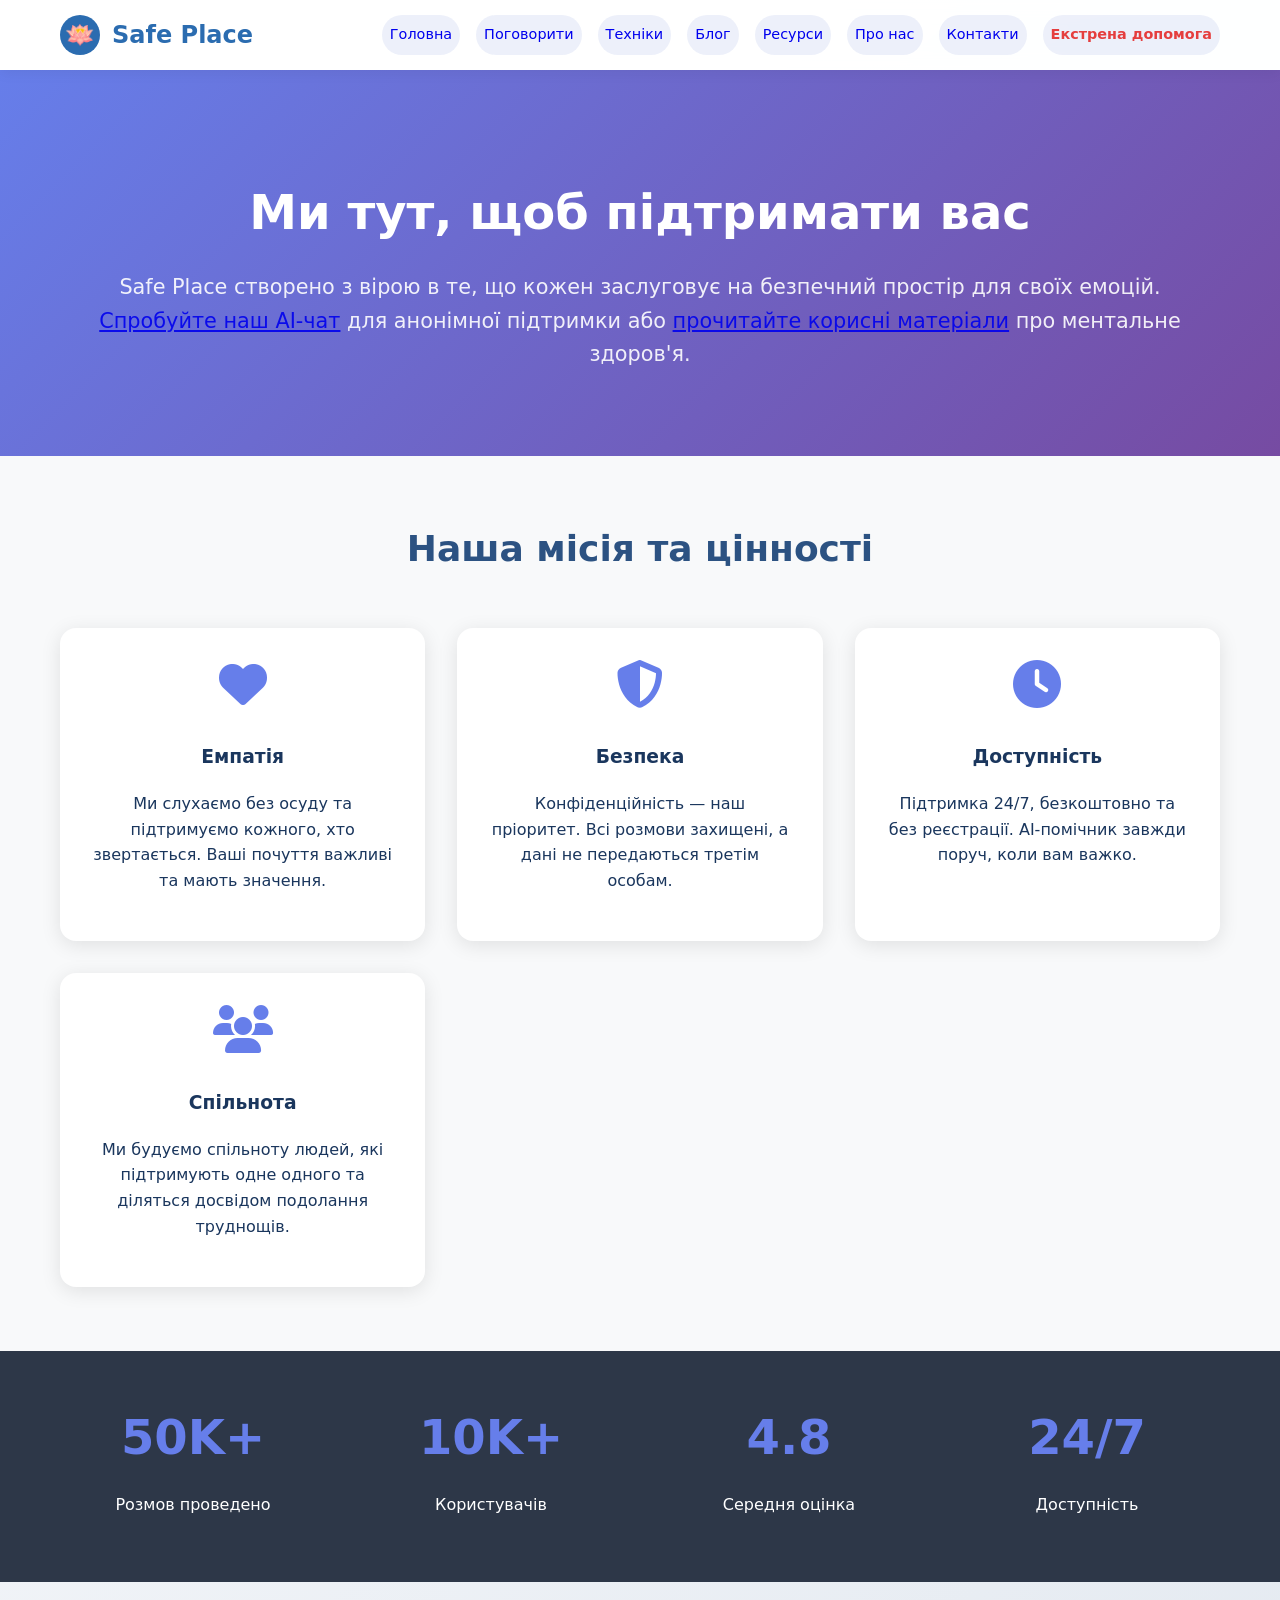
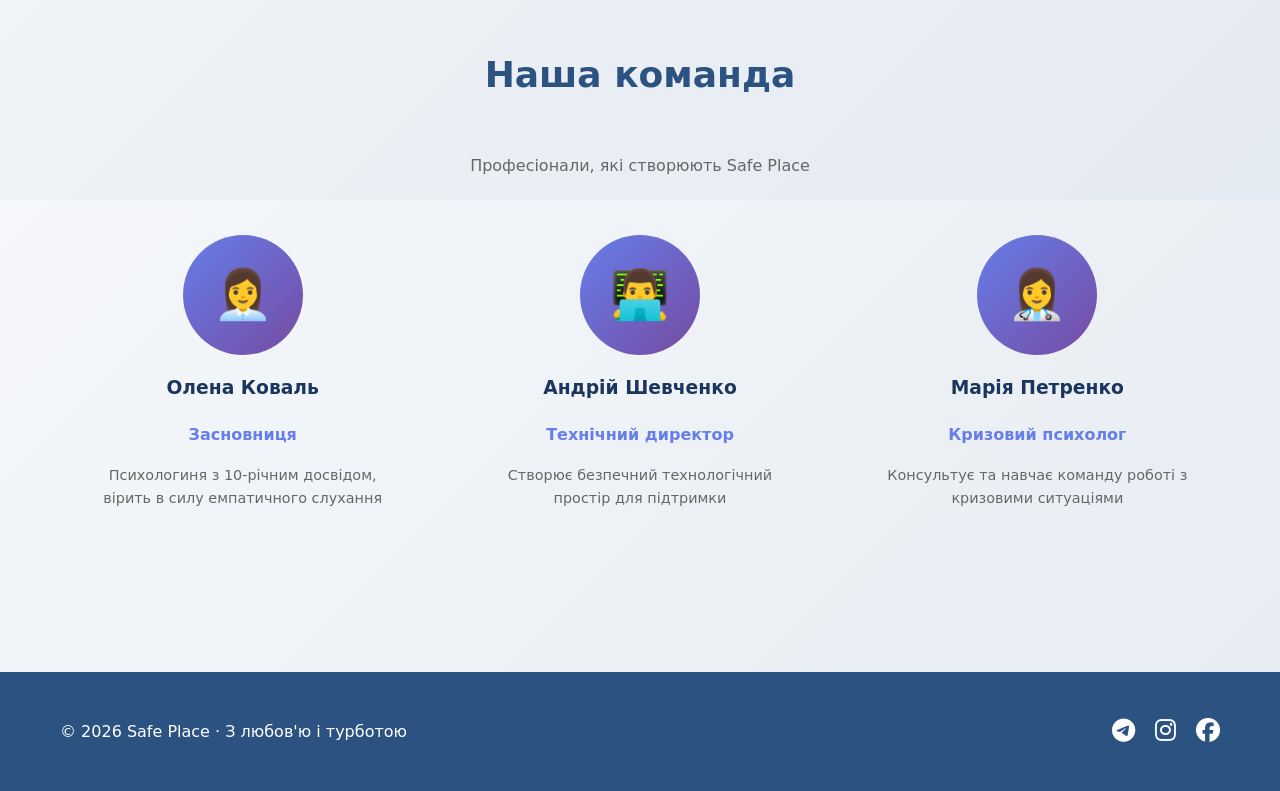
<file: about.html>
<!DOCTYPE html>
<html lang="uk">
<head>
  <meta charset="UTF-8">
  <meta name="viewport" content="width=device-width, initial-scale=1.0">
  <!-- ОПТИМІЗОВАНИЙ TITLE -->
  <title>Про Safe Place | Місія психологічної підтримки в Україні</title>
  <!-- ДОДАНИЙ META DESCRIPTION -->
  <meta name="description" content="Платформа безкоштовної психологічної допомоги. 50 000+ розмов, рейтинг 4.8. Наша місія — зробити психологічну підтримку доступною кожному. Дізнайтесь більше!">
  <!-- CANONICAL -->
  <link rel="canonical" href="https://kateryna-havryliuk.github.io/SafePlace_new_SEO/about.html">
  
  <!-- SCHEMA.ORG: AboutPage -->
  <script type="application/ld+json">
  {
    "@context": "https://schema.org",
    "@type": "AboutPage",
    "name": "Про Safe Place",
    "url": "https://kateryna-havryliuk.github.io/SafePlace_new_SEO/about.html",
    "description": "Інформація про місію, цінності та команду Safe Place"
  }
  </script>
  
  <!-- SCHEMA.ORG: Organization -->
  <script type="application/ld+json">
  {
    "@context": "https://schema.org",
    "@type": "Organization",
    "name": "Safe Place",
    "url": "https://kateryna-havryliuk.github.io/SafePlace_new_SEO/",
    "logo": "https://kateryna-havryliuk.github.io/SafePlace_new_SEO/images/logo.png",
    "foundingDate": "2024",
    "description": "Платформа безкоштовної психологічної підтримки та самодопомоги",
    "founder": {
      "@type": "Person",
      "name": "Олена Коваль"
    },
    "employee": [
      {
        "@type": "Person",
        "name": "Олена Коваль",
        "jobTitle": "Засновниця, психологиня"
      },
      {
        "@type": "Person",
        "name": "Андрій Шевченко",
        "jobTitle": "Технічний директор"
      },
      {
        "@type": "Person",
        "name": "Марія Петренко",
        "jobTitle": "Кризовий психолог"
      }
    ]
  }
  </script>
  
  <!-- BreadcrumbList -->
  <script type="application/ld+json">
  {
    "@context": "https://schema.org",
    "@type": "BreadcrumbList",
    "itemListElement": [
      {
        "@type": "ListItem",
        "position": 1,
        "name": "Головна",
        "item": "https://kateryna-havryliuk.github.io/SafePlace_new_SEO/index.html"
      },
      {
        "@type": "ListItem",
        "position": 2,
        "name": "Про нас",
        "item": "https://kateryna-havryliuk.github.io/SafePlace_new_SEO/about.html"
      }
    ]
  }
  </script>
  <link rel="alternate" hreflang="uk" href="https://kateryna-havryliuk.github.io/SafePlace_new_SEO/page.html" />
  <link rel="stylesheet" href="css/theme.css">
  <link rel="stylesheet" href="css/style.css">
  <link rel="stylesheet" href="https://cdnjs.cloudflare.com/ajax/libs/font-awesome/6.5.2/css/all.min.css">

  <style>
    /* Компактне меню */
    .nav-links { display: flex; gap: 1rem; flex-wrap: wrap; justify-content: center; }
    .nav-links a { font-size: 0.9rem; padding: 0.5rem; white-space: nowrap; }
    
    .about-hero { padding: 4rem 0; background: linear-gradient(135deg, #667eea 0%, #764ba2 100%); color: white; text-align: center; }
    .about-hero h1 { font-size: 3rem; margin-bottom: 1rem; }
    .mission-section { padding: 4rem 0; background: #f8f9fa; }
    .mission-grid { display: grid; grid-template-columns: repeat(auto-fit, minmax(300px, 1fr)); gap: 2rem; margin-top: 2rem; }
    .mission-card { background: white; padding: 2rem; border-radius: 16px; box-shadow: 0 4px 20px rgba(0,0,0,0.1); text-align: center; }
    .mission-card i { font-size: 3rem; color: #667eea; margin-bottom: 1rem; }
    .team-section { padding: 4rem 0; }
    .team-grid { display: grid; grid-template-columns: repeat(auto-fit, minmax(250px, 1fr)); gap: 2rem; margin-top: 2rem; }
    .team-card { text-align: center; padding: 1.5rem; }
    .team-avatar { width: 120px; height: 120px; background: linear-gradient(135deg, #667eea, #764ba2); border-radius: 50%; margin: 0 auto 1rem; display: flex; align-items: center; justify-content: center; font-size: 3rem; color: white; }
    .stats-section { background: #2d3748; color: white; padding: 3rem 0; }
    .stats-grid { display: grid; grid-template-columns: repeat(auto-fit, minmax(200px, 1fr)); gap: 2rem; text-align: center; }
    .stat-number { font-size: 3rem; font-weight: 800; color: #667eea; }
    
    /* Бите посилання — сховане але доступне для бота */
    .hidden-link { opacity: 0; position: absolute; pointer-events: none; }
  </style>
</head>
<body>
  <header class="site-header">
    <div class="container header-content">
      <div class="brand">
        <div class="logo">🪷</div>
        <span>Safe Place</span>
      </div>
       <nav class="nav-links">
            <a href="index.html">Головна</a>
            <a href="chat.html">Поговорити</a>
            <a href="techniques.html">Техніки</a>
            <a href="blog.html">Блог</a>
            <a href="resources.html">Ресурси</a>
            <a href="about.html">Про нас</a>
            <a href="contact.html">Контакти</a>
            <a href="emergency.html" style="color: #e53e3e; font-weight: 600;">Екстрена допомога</a>
      </nav>
    </div>
  </header>

  <section class="about-hero">
    <div class="container">
      <h1>Ми тут, щоб підтримати вас</h1>
      <p style="font-size: 1.3rem; opacity: 0.9;">Safe Place створено з вірою в те, що кожен заслуговує на безпечний простір для своїх емоцій. <a href="chat.html">Спробуйте наш AI-чат</a> для анонімної підтримки або 
<a href="blog.html">прочитайте корисні матеріали</a> про ментальне здоров'я.</p>
    </div>
  </section>

  <section class="mission-section">
    <div class="container">
      <h2 class="section-title" style="text-align: center;">Наша місія та цінності</h2>
      <div class="mission-grid">
        <div class="mission-card">
          <i class="fas fa-heart"></i>
          <h3>Емпатія</h3>
          <p>Ми слухаємо без осуду та підтримуємо кожного, хто звертається. Ваші почуття важливі та мають значення.</p>
        </div>
        <div class="mission-card">
          <i class="fas fa-shield-alt"></i>
          <h3>Безпека</h3>
          <p>Конфіденційність — наш пріоритет. Всі розмови захищені, а дані не передаються третім особам.</p>
        </div>
        <div class="mission-card">
          <i class="fas fa-clock"></i>
          <h3>Доступність</h3>
          <p>Підтримка 24/7, безкоштовно та без реєстрації. AI-помічник завжди поруч, коли вам важко.</p>
        </div>
        <div class="mission-card">
          <i class="fas fa-users"></i>
          <h3>Спільнота</h3>
          <p>Ми будуємо спільноту людей, які підтримують одне одного та діляться досвідом подолання труднощів.</p>
        </div>
      </div>
    </div>
  </section>

  <section class="stats-section">
    <div class="container">
      <div class="stats-grid">
        <div>
          <div class="stat-number">50K+</div>
          <p>Розмов проведено</p>
        </div>
        <div>
          <div class="stat-number">10K+</div>
          <p>Користувачів</p>
        </div>
        <div>
          <div class="stat-number">4.8</div>
          <p>Середня оцінка</p>
        </div>
        <div>
          <div class="stat-number">24/7</div>
          <p>Доступність</p>
        </div>
      </div>
    </div>
  </section>

  <section class="team-section">
    <div class="container">
      <h2 class="section-title" style="text-align: center;">Наша команда</h2>
      <p style="text-align: center; color: #666; margin-bottom: 2rem;">Професіонали, які створюють Safe Place</p>
      <div class="team-grid">
        <div class="team-card">
          <div class="team-avatar">👩‍💼</div>
          <h3>Олена Коваль</h3>
          <p style="color: #667eea; font-weight: 600;">Засновниця</p>
          <p style="color: #666; font-size: 0.9rem;">Психологиня з 10-річним досвідом, вірить в силу емпатичного слухання</p>
        </div>
        <div class="team-card">
          <div class="team-avatar">👨‍💻</div>
          <h3>Андрій Шевченко</h3>
          <p style="color: #667eea; font-weight: 600;">Технічний директор</p>
          <p style="color: #666; font-size: 0.9rem;">Створює безпечний технологічний простір для підтримки</p>
        </div>
        <div class="team-card">
          <div class="team-avatar">👩‍⚕️</div>
          <h3>Марія Петренко</h3>
          <p style="color: #667eea; font-weight: 600;">Кризовий психолог</p>
          <p style="color: #666; font-size: 0.9rem;">Консультує та навчає команду роботі з кризовими ситуаціями</p>
        </div>
      </div>
    </div>
  </section>

  <footer class="footer">
    <div class="container footer-content">
      <div class="footer-text">© 2026 Safe Place · З любов'ю і турботою</div>
      <div class="social-icons">
        <a href="#"><i class="fab fa-telegram"></i></a>
        <a href="#"><i class="fab fa-instagram"></i></a>
        <a href="#"><i class="fab fa-facebook"></i></a>
      </div>
    </div>
  </footer>
</body>

</html>
</file>
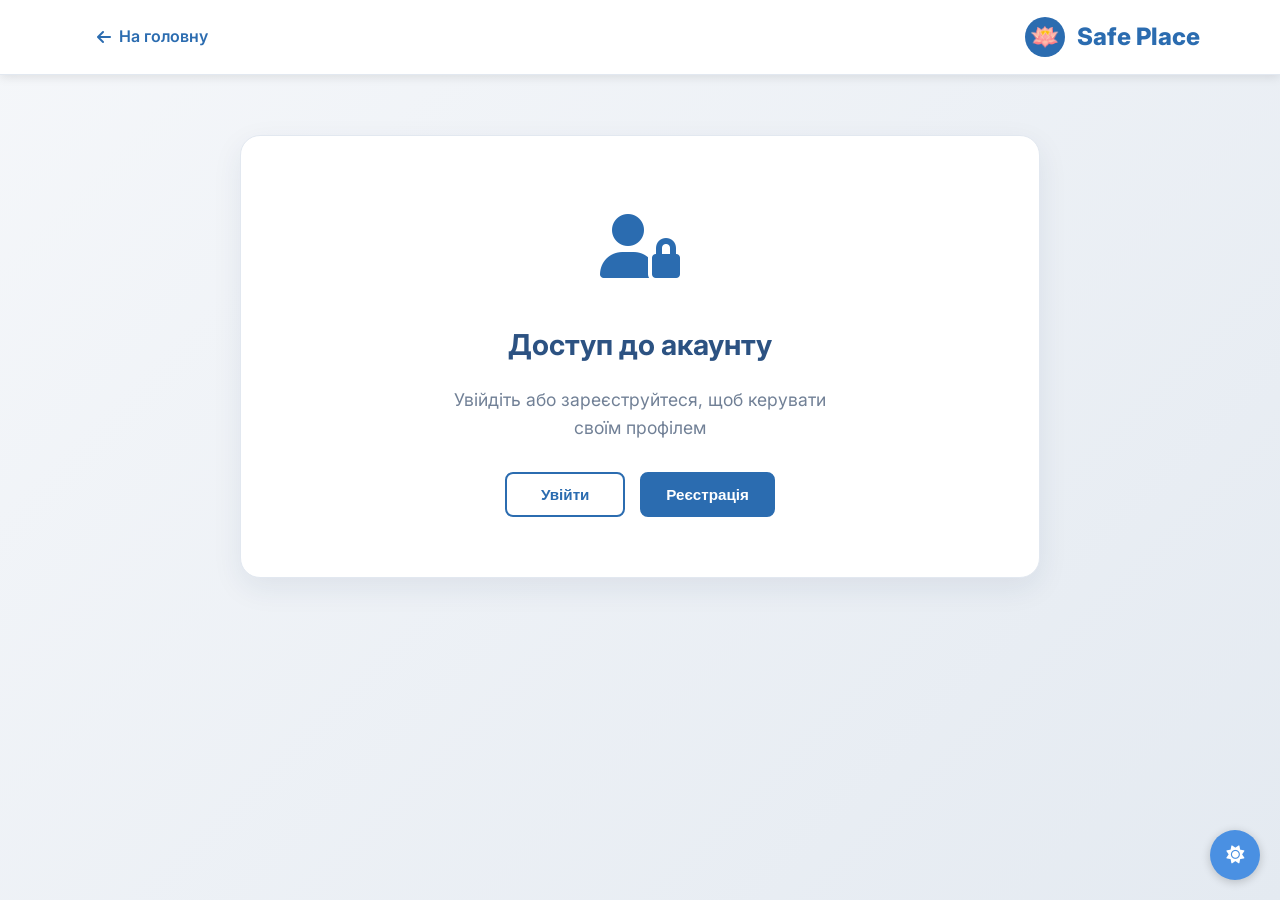
<file: account.html>
<!DOCTYPE html>
<html lang="uk">
<head>
    <meta charset="UTF-8">
    <meta name="viewport" content="width=device-width, initial-scale=1.0">
    
    <!-- ОПТИМІЗОВАНИЙ TITLE -->
    <title>Особистий кабінет | Управління профілем | Safe Place</title>
    
    <!-- ДОДАНИЙ META DESCRIPTION -->
    <meta name="description" content="Особистий кабінет Safe Place: управління профілем, історія чатів, налаштування конфіденційності, аналітика емоційного стану. Ваші дані під захистом.">
    
    <!-- CANONICAL -->
    <link rel="canonical" href="https://kateryna-havryliuk.github.io/SafePlace_new_SEO/account.html">
    
    <!-- SCHEMA.ORG: ProfilePage -->
    <script type="application/ld+json">
    {
      "@context": "https://schema.org",
      "@type": "ProfilePage",
      "name": "Особистий кабінет Safe Place",
      "url": "https://kateryna-havryliuk.github.io/SafePlace_new_SEO/account.html",
      "description": "Управління профілем користувача Safe Place"
    }
    </script>
    
    <!-- BreadcrumbList -->
    <script type="application/ld+json">
    {
      "@context": "https://schema.org",
      "@type": "BreadcrumbList",
      "itemListElement": [
        {
          "@type": "ListItem",
          "position": 1,
          "name": "Головна",
          "item": "https://kateryna-havryliuk.github.io/SafePlace_new_SEO/index.html"
        },
        {
          "@type": "ListItem",
          "position": 2,
          "name": "Мій акаунт",
          "item": "https://kateryna-havryliuk.github.io/SafePlace_new_SEO/account.html"
        }
      ]
    }
    </script>
    <link rel="alternate" hreflang="uk" href="https://kateryna-havryliuk.github.io/SafePlace_new_SEO/page.html" />
    <link rel="stylesheet" href="https://cdnjs.cloudflare.com/ajax/libs/font-awesome/6.4.0/css/all.min.css">
    <link href="https://fonts.googleapis.com/css2?family=Inter:wght@400;500;600;700;800&display=swap" rel="stylesheet">
    <link rel="stylesheet" href="css/theme.css">
    <link rel="stylesheet" href="css/account.css">
    
    <script>
        (function() {
            const isAnalytics = window.location.pathname.includes('analytics');
            if (isAnalytics) {
                document.documentElement.setAttribute('data-theme', 'light');
                localStorage.setItem('theme', 'light');
            } else {
                const saved = localStorage.getItem('theme');
                const prefersDark = window.matchMedia('(prefers-color-scheme: dark)').matches;
                const theme = saved || (prefersDark ? 'dark' : 'light');
                document.documentElement.setAttribute('data-theme', theme);
            }
            document.documentElement.style.visibility = 'hidden';
        })();
    </script>

    
</head>
<body>
    <div class="account-container">
        <!-- Header -->
        <header class="account-header">
            <div class="container">
                <div class="header-content">
                    <!-- Кнопка повернення на головну -->
                    <a href="index.html" class="back-btn">
                        <i class="fas fa-arrow-left"></i>
                        На головну
                    </a>
                    <div class="brand">
                        <div class="logo">🪷</div>
                        <span>Safe Place</span>
                    </div>
                </div>
            </div>
        </header>

        <!-- Main Content -->
        <main class="account-main">
            <div class="container">
                <div class="account-content">
                    <!-- Login Prompt - показується неавторизованим користувачам -->
                    <div class="login-prompt" id="loginPrompt">
                        <div class="prompt-content">
                            <div class="prompt-icon">
                                <i class="fas fa-user-lock"></i>
                            </div>
                            <h2>Доступ до акаунту</h2>
                            <p>Увійдіть або зареєструйтеся, щоб керувати своїм профілем</p>
                            <div class="auth-buttons">
                                <button class="btn-login" onclick="openAuthModal('login')">Увійти</button>
                                <button class="btn-register" onclick="openAuthModal('register')">Реєстрація</button>
                            </div>
                        </div>
                    </div>

                    <!-- Account Content - показується авторизованим користувачам -->
                    <div class="account-details" id="accountDetails" style="display: none;">
                        <!-- Заголовок профілю -->
                        <div class="profile-header">
                            <div class="profile-avatar">
                                <div class="avatar-large" id="userAvatarLarge">U</div>
                                <button class="edit-avatar-btn" title="Змінити аватар">
                                    <i class="fas fa-camera"></i>
                                </button>
                                <div class="avatar-overlay">
                                    <i class="fas fa-camera text-white"></i>
                                </div>
                            </div>
                            <div class="profile-info">
                                <h1 id="userNameDisplay">Ім'я Користувача</h1>
                                <p id="userEmailDisplay">email@example.com</p>
                                <div class="member-since">
                                    <i class="fas fa-calendar"></i>
                                    Учасник з <span id="joinDate">грудня 2025</span>
                                </div>
                            </div>
                        </div>

                        <!-- Статистика акаунта -->
                        <div class="account-stats">
                            <div class="stat-card">
                                <div class="stat-icon">
                                    <i class="fas fa-comments"></i>
                                </div>
                                <div class="stat-info">
                                    <div class="stat-number" id="totalMessagesStat">0</div>
                                    <div class="stat-label">Повідомлень</div>
                                </div>
                            </div>
                            <div class="stat-card">
                                <div class="stat-icon">
                                    <i class="fas fa-clock"></i>
                                </div>
                                <div class="stat-info">
                                    <div class="stat-number" id="sessionCount">0</div>
                                    <div class="stat-label">Сесій</div>
                                </div>
                            </div>
                            <div class="stat-card">
                                <div class="stat-icon">
                                    <i class="fas fa-heart"></i>
                                </div>
                                <div class="stat-info">
                                    <div class="stat-number" id="wellnessScore">0%</div>
                                    <div class="stat-label">Благополуччя</div>
                                </div>
                            </div>
                        </div>

                        <!-- Секції налаштувань -->
                        <div class="account-sections">
                            <!-- Налаштування профілю -->
                            <section class="account-section">
                                <h3><i class="fas fa-user-cog"></i> Налаштування профілю</h3>
                                <div class="section-content">
                                    <div class="form-group">
                                        <label for="profileName">Ім'я</label>
                                        <input type="text" id="profileName" class="profile-input">
                                    </div>
                                    <div class="form-group">
                                        <label for="profileEmail">Email</label>
                                        <input type="email" id="profileEmail" class="profile-input" disabled>
                                    </div>
                                    <button class="btn-primary" id="updateProfileBtn">
                                        <i class="fas fa-save"></i>
                                        Оновити профіль
                                    </button>
                                </div>
                            </section>

                            <!-- Налаштування конфіденційності -->
                            <section class="account-section">
                                <h3><i class="fas fa-shield-alt"></i> Конфіденційність</h3>
                                <div class="section-content">
                                    <div class="privacy-option">
                                        <label class="toggle-label">
                                            <input type="checkbox" id="analyticsTracking" checked>
                                            <span class="toggle-slider"></span>
                                            <span class="toggle-text">Надсилати анонімну статистику для покращення сервісу</span>
                                        </label>
                                    </div>
                                    <div class="privacy-option">
                                        <label class="toggle-label">
                                            <input type="checkbox" id="saveChatHistory" checked>
                                            <span class="toggle-slider"></span>
                                            <span class="toggle-text">Зберігати історію чатів</span>
                                        </label>
                                    </div>
                                    <div class="privacy-note">
                                        <i class="fas fa-info-circle"></i>
                                        Ваші дані захищені та не передаються третім особам
                                    </div>
                                </div>
                            </section>

                            <!-- Швидкі дії -->
                            <section class="account-section">
                                <h3><i class="fas fa-bolt"></i> Швидкі дії</h3>
                                <div class="section-content">
                                    <div class="quick-actions">
                                        <button class="action-btn" onclick="window.open('chat.html', '_blank')">
                                            <i class="fas fa-comment-dots"></i>
                                            Новий чат
                                        </button>
                                        <button class="action-btn" onclick="window.open('analytics.html', '_blank')">
                                            <i class="fas fa-chart-bar"></i>
                                            Моя аналітика
                                        </button>
                                        <button class="action-btn" onclick="exportData()">
                                            <i class="fas fa-download"></i>
                                            Експорт даних
                                        </button>
                                    </div>
                                </div>
                            </section>

                            <!-- Небезпечна зона -->
                            <section class="account-section danger-zone">
                                <h3><i class="fas fa-exclamation-triangle"></i> Небезпечна зона</h3>
                                <div class="section-content">
                                    <div class="danger-actions">
                                        <button class="btn-danger" id="clearHistoryBtn">
                                            <i class="fas fa-trash"></i>
                                            Очистити історію чатів
                                        </button>
                                        <button class="btn-danger" id="deleteAccountBtn">
                                            <i class="fas fa-user-slash"></i>
                                            Видалити акаунт
                                        </button>
                                    </div>
                                    <div class="danger-note">
                                        <i class="fas fa-exclamation-circle"></i>
                                        Ці дії незворотні. Будьте обережні.
                                    </div>
                                </div>
                            </section>
                        </div>
                    </div>
                </div>
            </div>
        </main>
    </div>

    <!-- Auth Modal - модальне вікно для авторизації -->
    <div class="modal-overlay" id="authModal">
        <div class="modal">
            <div class="modal-header">
                <h3 class="modal-title" id="modalTitle">Увійти в акаунт</h3>
                <button class="modal-close" id="modalClose">&times;</button>
            </div>
            
            <!-- Вкладки для перемикання між входом і реєстрацією -->
            <div class="auth-tabs">
                <div class="auth-tab active" data-tab="login">Увійти</div>
                <div class="auth-tab" data-tab="register">Реєстрація</div>
            </div>
            
            <!-- Форма входу -->
            <form class="auth-form active" id="loginForm">
                <div class="form-group">
                    <label for="loginEmail">Електронна пошта</label>
                    <input type="email" id="loginEmail" required>
                </div>
                <div class="form-group">
                    <label for="loginPassword">Пароль</label>
                    <input type="password" id="loginPassword" required>
                </div>
                <div class="form-options">
                    <label>
                        <input type="checkbox" id="rememberMe">
                        Запам'ятати мене
                    </label>
                    <a href="#">Забули пароль?</a>
                </div>
                <button type="submit" class="modal-btn" id="loginSubmitBtn">Увійти</button>
                <div class="form-footer">
                    Немає акаунта? <a href="#" id="switchToRegister">Зареєструватися</a>
                </div>
            </form>
            
            <!-- Форма реєстрації -->
            <form class="auth-form" id="registerForm">
                <div class="form-group">
                    <label for="registerName">Ім'я</label>
                    <input type="text" id="registerName" required>
                </div>
                <div class="form-group">
                    <label for="registerEmail">Електронна пошта</label>
                    <input type="email" id="registerEmail" required>
                </div>
                <div class="form-group">
                    <label for="registerPassword">Пароль</label>
                    <input type="password" id="registerPassword" required minlength="6">
                </div>
                <div class="form-group">
                    <label for="registerConfirm">Підтвердження пароля</label>
                    <input type="password" id="registerConfirm" required>
                </div>
                <div class="form-options">
                    <label>
                        <input type="checkbox" id="agreeTerms" required>
                        Я погоджуюсь з умовами використання
                    </label>
                </div>
                <button type="submit" class="modal-btn" id="registerSubmitBtn">Зареєструватися</button>
                <div class="form-footer">
                    Вже є акаунт? <a href="#" id="switchToLogin">Увійти</a>
                </div>
            </form>
        </div>
    </div>

    <!-- JavaScript Files -->
    <script src="js/theme.js"></script>
    <script src="js/account.js"></script>

    <script>
        // Перевірка завантаження сторінки
        document.addEventListener('DOMContentLoaded', function() {
            console.log('Account page loaded successfully');
            
            // Примусово застосуємо тему з localStorage
            const savedTheme = localStorage.getItem('theme') || 'light';
            document.documentElement.setAttribute('data-theme', savedTheme);
        });
    </script>
    
</body>
</html>
</file>
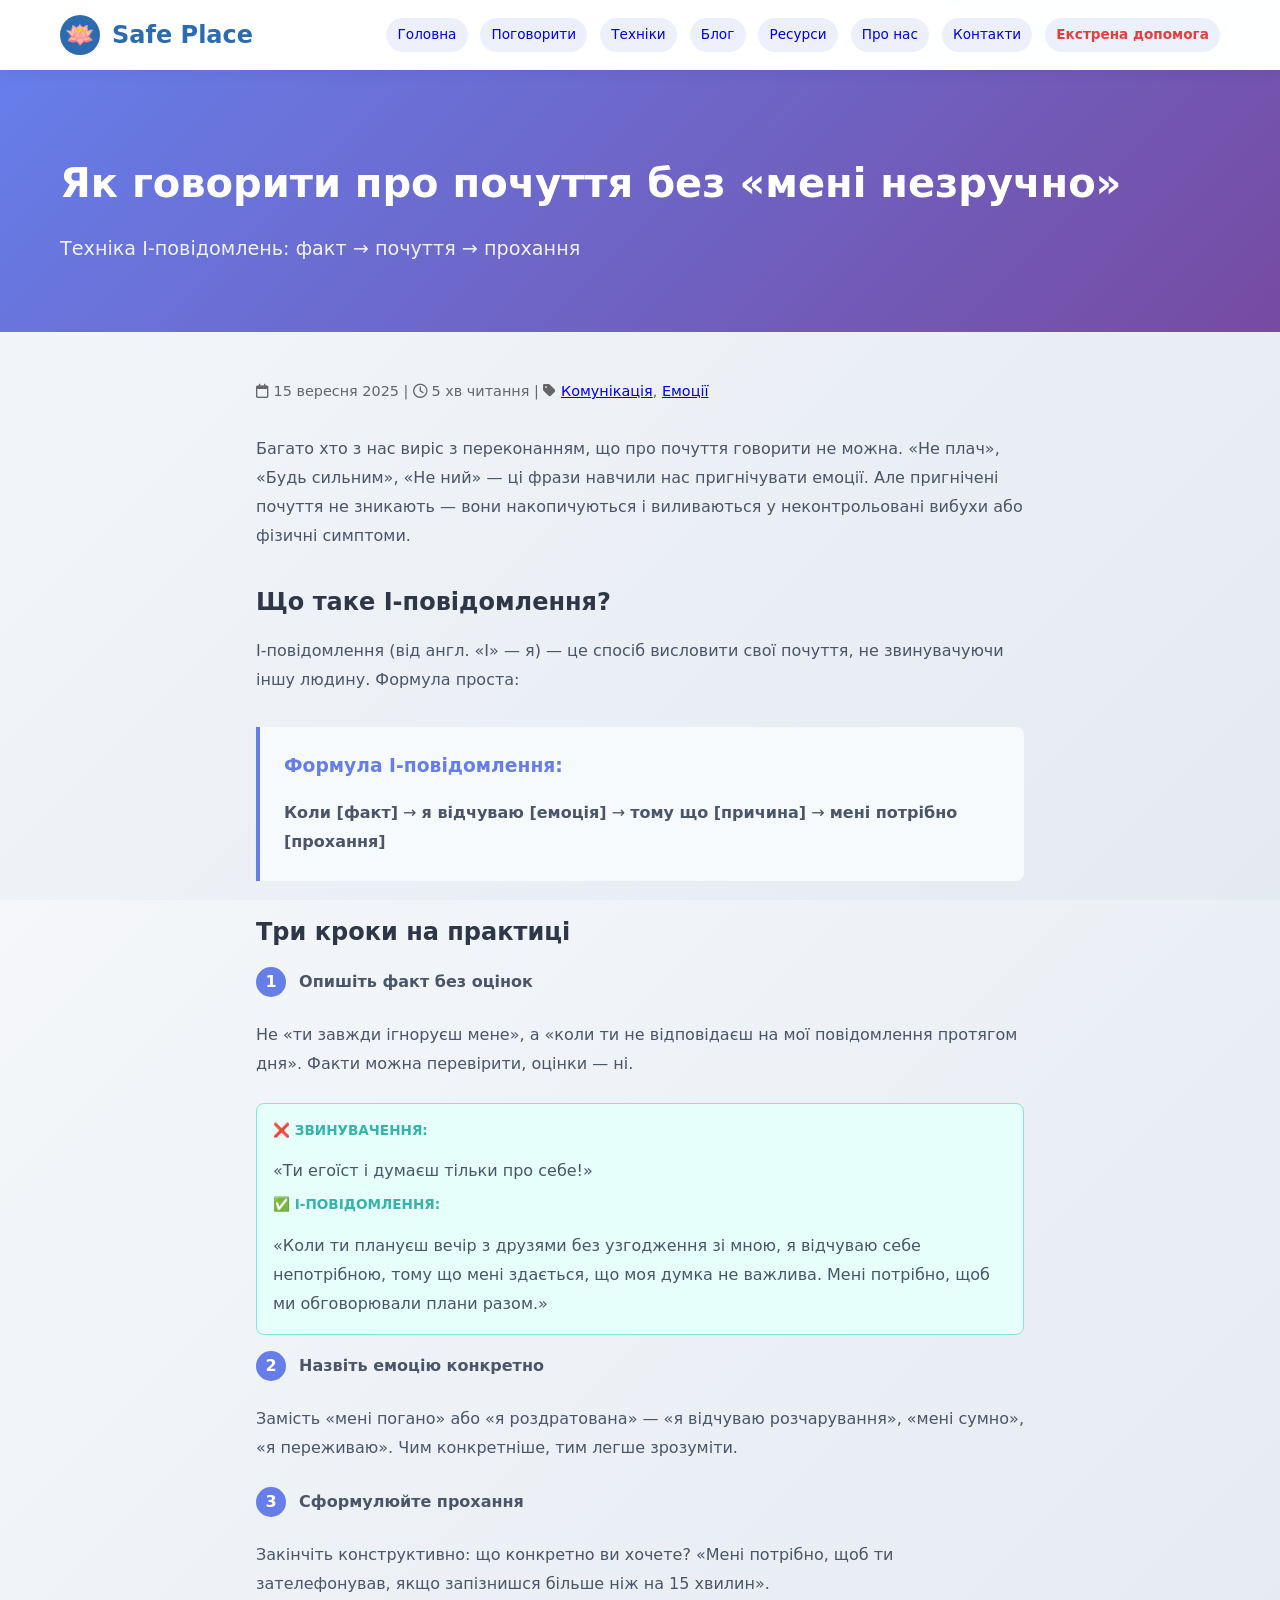
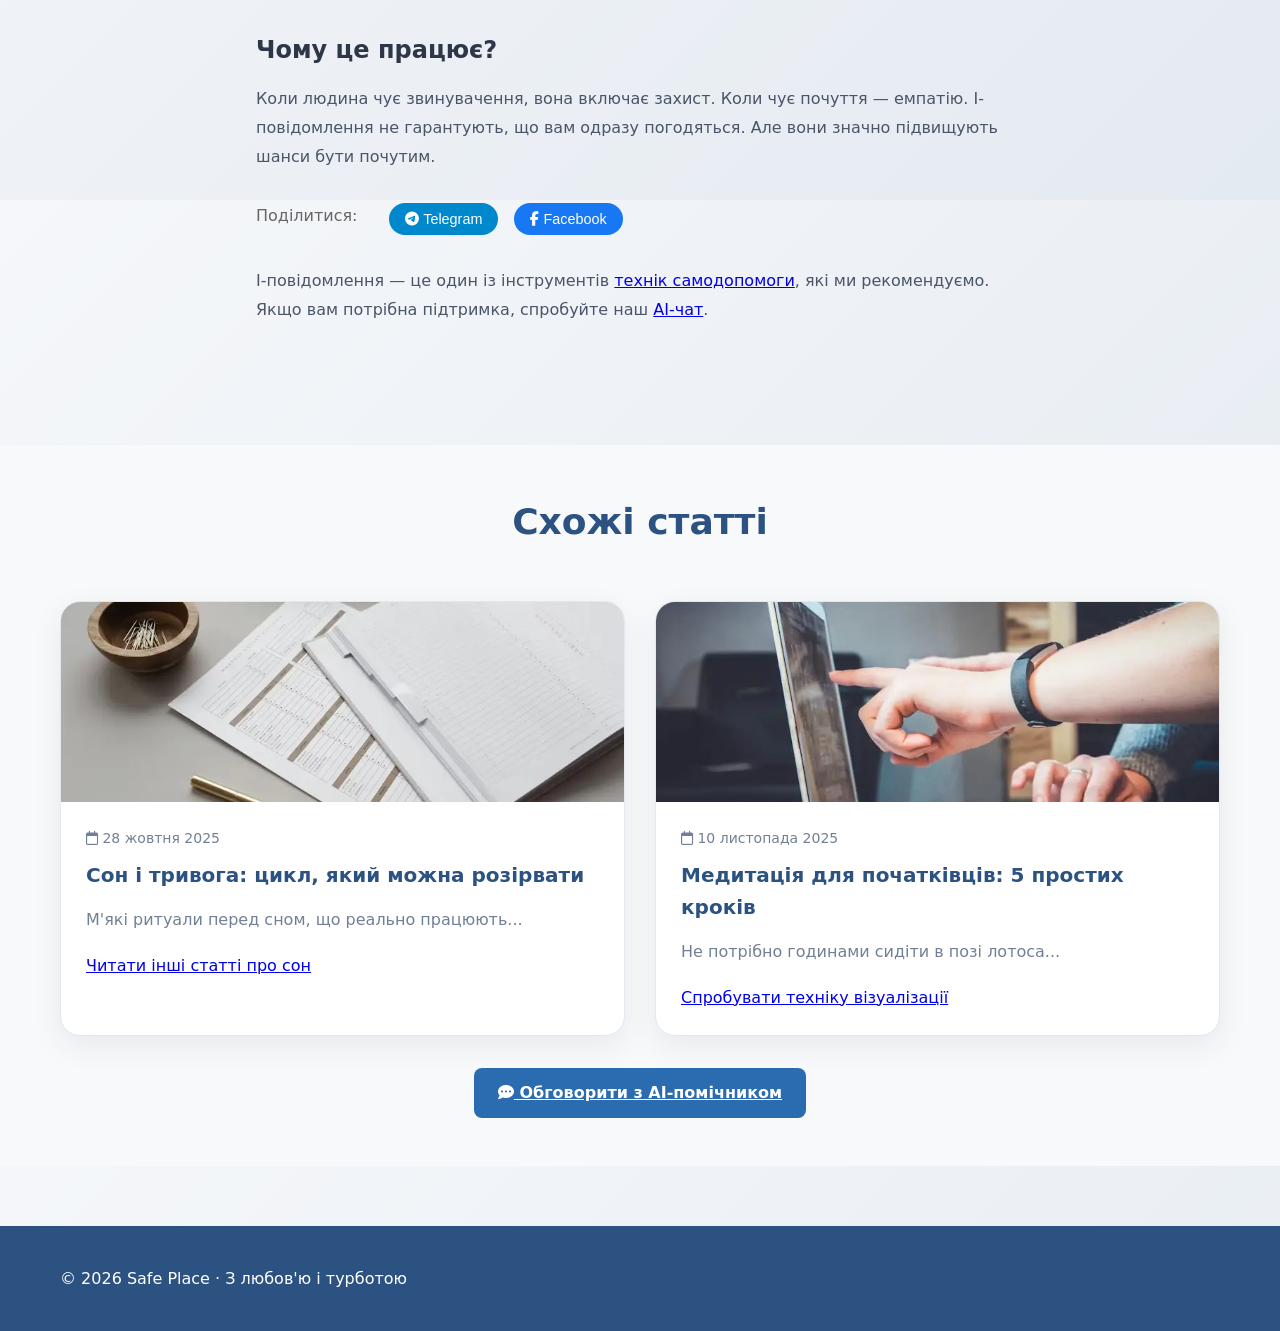
<file: article.html>
<!DOCTYPE html>
<html lang="uk">
<head>
  <meta charset="UTF-8">
  <meta name="viewport" content="width=device-width, initial-scale=1.0">
  <title>Як говорити про почуття | Техніка I-повідомлень | Safe Place</title>
  <meta name="description" content="Навчіться висловлювати емоції без страху осуду. Техніка I-повідомлень: факт → почуття → прохання. Покроковий гід для покращення стосунків. Почніть практикувати!">
  
  <link rel="canonical" href="https://kateryna-havryliuk.github.io/SafePlace_new_SEO/article.html">
  <link rel="alternate" hreflang="uk" href="https://kateryna-havryliuk.github.io/SafePlace_new_SEO/page.html" />
  <!-- Schema.org: Article -->
  <script type="application/ld+json">
  {
    "@context": "https://schema.org",
    "@type": "Article",
    "headline": "Як говорити про почуття без страху: техніка I-повідомлень",
    "image": "https://kateryna-havryliuk.github.io/SafePlace_new_SEO/images/emotions-communication.jpg",
    "datePublished": "2025-09-15T08:00:00+02:00",
    "dateModified": "2025-09-15T08:00:00+02:00",
    "author": {
      "@type": "Organization",
      "name": "Safe Place",
      "url": "https://kateryna-havryliuk.github.io/SafePlace_new_SEO/"
    },
    "publisher": {
      "@type": "Organization",
      "name": "Safe Place",
      "logo": {
        "@type": "ImageObject",
        "url": "https://kateryna-havryliuk.github.io/SafePlace_new_SEO/images/logo.png"
      }
    },
    "description": "Техніка I-повідомлень для ефективного спілкування емоцій без страху осуду"
  }
  </script>
  
  <!-- Schema.org: BreadcrumbList -->
  <script type="application/ld+json">
  {
    "@context": "https://schema.org",
    "@type": "BreadcrumbList",
    "itemListElement": [
      {
        "@type": "ListItem",
        "position": 1,
        "name": "Головна",
        "item": "https://kateryna-havryliuk.github.io/SafePlace_new_SEO/index.html"
      },
      {
        "@type": "ListItem",
        "position": 2,
        "name": "Блог",
        "item": "https://kateryna-havryliuk.github.io/SafePlace_new_SEO/blog.html"
      },
      {
        "@type": "ListItem",
        "position": 3,
        "name": "Як говорити про почуття",
        "item": "https://kateryna-havryliuk.github.io/SafePlace_new_SEO/article.html"
      }
    ]
  }
  </script>
  
  <link rel="stylesheet" href="css/theme.css">
  <link rel="stylesheet" href="css/style.css">
  <link rel="stylesheet" href="https://cdnjs.cloudflare.com/ajax/libs/font-awesome/6.5.2/css/all.min.css">
  
  <style>
    .article-hero { padding: 3rem 0; background: linear-gradient(135deg, #667eea 0%, #764ba2 100%); color: white; }
    .article-content { max-width: 800px; margin: 0 auto; padding: 3rem 1rem; }
    .article-meta { color: #666; margin-bottom: 2rem; font-size: 0.9rem; }
    .article-text h2 { color: #2d3748; margin-top: 2rem; margin-bottom: 1rem; }
    .article-text p { line-height: 1.8; margin-bottom: 1.5rem; color: #4a5568; }
    .technique-box { background: #f7fafc; border-left: 4px solid #667eea; padding: 1.5rem; margin: 2rem 0; border-radius: 0 8px 8px 0; }
    .step-number { display: inline-flex; align-items: center; justify-content: center; width: 30px; height: 30px; background: #667eea; color: white; border-radius: 50%; margin-right: 0.5rem; font-weight: bold; }
    .example-box { background: #e6fffa; border: 1px solid #81e6d9; padding: 1rem; border-radius: 8px; margin: 1rem 0; }
    .example-label { color: #38b2ac; font-weight: 600; font-size: 0.85rem; text-transform: uppercase; margin-bottom: 0.5rem; }
    .related-articles { background: #f8f9fa; padding: 3rem 0; margin-top: 3rem; }
    .share-buttons { display: flex; gap: 1rem; margin: 2rem 0; }
    .share-btn { padding: 0.5rem 1rem; border-radius: 20px; border: none; cursor: pointer; font-size: 0.9rem; }
    .share-btn.telegram { background: #0088cc; color: white; }
    .share-btn.facebook { background: #1877f2; color: white; }
    .share-btn.viber { background: #7360f2; color: white; }
  </style>
</head>
<body>
  <header class="site-header">
    <div class="container header-content">
      <div class="brand">
        <div class="logo">🪷</div>
        <span>Safe Place</span>
      </div>
      <nav class="nav-links">
            <a href="index.html">Головна</a>
            <a href="chat.html">Поговорити</a>
            <a href="techniques.html">Техніки</a>
            <a href="blog.html">Блог</a>
            <a href="resources.html">Ресурси</a>
            <a href="about.html">Про нас</a>
            <a href="contact.html">Контакти</a>
            <a href="emergency.html" style="color: #e53e3e; font-weight: 600;">Екстрена допомога</a>
      </nav>
    </div>
  </header>

  <section class="article-hero">
    <div class="container">
      <h1 style="font-size: 2.5rem; margin-bottom: 1rem;">Як говорити про почуття без «мені незручно»</h1>
      <p style="font-size: 1.2rem; opacity: 0.9;">Техніка I-повідомлень: факт → почуття → прохання</p>
    </div>
  </section>

  <article class="article-content">
    <div class="article-meta">
      <i class="far fa-calendar"></i> 15 вересня 2025 | 
      <i class="far fa-clock"></i> 5 хв читання | 
      <i class="fas fa-tag"></i> <a href="blog.html">Комунікація</a>, <a href="blog.html">Емоції</a>
    </div>
    
    <div class="article-text">
      <p>Багато хто з нас виріс з переконанням, що про почуття говорити не можна. «Не плач», «Будь сильним», «Не ний» — ці фрази навчили нас пригнічувати емоції. Але пригнічені почуття не зникають — вони накопичуються і виливаються у неконтрольовані вибухи або фізичні симптоми.</p>
      
      <h2>Що таке I-повідомлення?</h2>
      <p>I-повідомлення (від англ. «I» — я) — це спосіб висловити свої почуття, не звинувачуючи іншу людину. Формула проста:</p>
      
      <div class="technique-box">
        <h3 style="margin-top: 0; color: #667eea;">Формула I-повідомлення:</h3>
        <p style="margin-bottom: 0;"><strong>Коли [факт]</strong> → <strong>я відчуваю [емоція]</strong> → <strong>тому що [причина]</strong> → <strong>мені потрібно [прохання]</strong></p>
      </div>
      
      <h2>Три кроки на практиці</h2>
      
      <p><span class="step-number">1</span> <strong>Опишіть факт без оцінок</strong></p>
      <p>Не «ти завжди ігноруєш мене», а «коли ти не відповідаєш на мої повідомлення протягом дня». Факти можна перевірити, оцінки — ні.</p>
      
      <div class="example-box">
        <div class="example-label">❌ Звинувачення:</div>
        <p style="margin-bottom: 0.5rem;">«Ти егоїст і думаєш тільки про себе!»</p>
        <div class="example-label">✅ I-повідомлення:</div>
        <p style="margin-bottom: 0;">«Коли ти плануєш вечір з друзями без узгодження зі мною, я відчуваю себе непотрібною, тому що мені здається, що моя думка не важлива. Мені потрібно, щоб ми обговорювали плани разом.»</p>
      </div>
      
      <p><span class="step-number">2</span> <strong>Назвіть емоцію конкретно</strong></p>
      <p>Замість «мені погано» або «я роздратована» — «я відчуваю розчарування», «мені сумно», «я переживаю». Чим конкретніше, тим легше зрозуміти.</p>
      
      <p><span class="step-number">3</span> <strong>Сформулюйте прохання</strong></p>
      <p>Закінчіть конструктивно: що конкретно ви хочете? «Мені потрібно, щоб ти зателефонував, якщо запізнишся більше ніж на 15 хвилин».</p>
      
      <h2>Чому це працює?</h2>
      <p>Коли людина чує звинувачення, вона включає захист. Коли чує почуття — емпатію. I-повідомлення не гарантують, що вам одразу погодяться. Але вони значно підвищують шанси бути почутим.</p>
      
      <div class="share-buttons">
        <span style="color: #666; margin-right: 1rem;">Поділитися:</span>
        <button class="share-btn telegram" onclick="window.open('https://t.me/share/url?url='+encodeURIComponent(window.location.href))">
          <i class="fab fa-telegram"></i> Telegram
        </button>
        <button class="share-btn facebook" onclick="window.open('https://www.facebook.com/sharer/sharer.php?u='+encodeURIComponent(window.location.href))">
          <i class="fab fa-facebook-f"></i> Facebook
        </button>
      </div>
    <p>I-повідомлення — це один із інструментів 
        <a href="techniques.html">технік самодопомоги</a>, 
        які ми рекомендуємо. Якщо вам потрібна підтримка, 
        спробуйте наш <a href="chat.html">AI-чат</a>.</p>
    </div>
  </article>

  <section class="related-articles">
    <div class="container">
      <h2 class="section-title" style="text-align: center;">Схожі статті</h2>
      <div class="blog-grid" style="margin-top: 2rem;">
        <article class="blog-card">
          <div class="blog-image"> 
           <picture> 
             <source srcset="images/article-1.webp" type="image/webp"> 
             <img src="images/article-1.jpg"  
                  alt="Сон і тривога"  
                  width="800"  
                  height="600" 
                  loading="lazy"> 
           </picture> 
          </div> 
          <div class="blog-content">
            <span class="blog-date"><i class="far fa-calendar"></i> 28 жовтня 2025</span>
            <h3 class="blog-title">Сон і тривога: цикл, який можна розірвати</h3>
            <p class="blog-excerpt">М'які ритуали перед сном, що реально працюють...</p>
            <a href="blog.html">Читати інші статті про сон</a> 
          </div>
        </article>
        
        <article class="blog-card">
          <div class="blog-image"> 
           <picture> 
             <source srcset="images/article-3.webp" type="image/webp"> 
             <img src="images/article-3.jpg"  
                  alt="Медитація"  
                  width="800"  
                  height="600" 
                  loading="lazy"> 
           </picture> 
          </div> 
          <div class="blog-content">
            <span class="blog-date"><i class="far fa-calendar"></i> 10 листопада 2025</span>
            <h3 class="blog-title">Медитація для початківців: 5 простих кроків</h3>
            <p class="blog-excerpt">Не потрібно годинами сидіти в позі лотоса...</p>
            <a href="techniques.html#visualization">Спробувати техніку візуалізації</a> 
          </div>
        </article>
      </div>
      
      <div style="text-align: center; margin-top: 2rem;">
        <a href="chat.html" class="btn-primary" style="display: inline-block;">
          <i class="fas fa-comment-dots"></i> Обговорити з AI-помічником
        </a>
      </div>
    </div>
  </section>

  <footer class="footer">
    <div class="container footer-content">
      <div class="footer-text">© 2026 Safe Place · З любов'ю і турботою</div>
    </div>
  </footer>
</body>

</html>
</file>
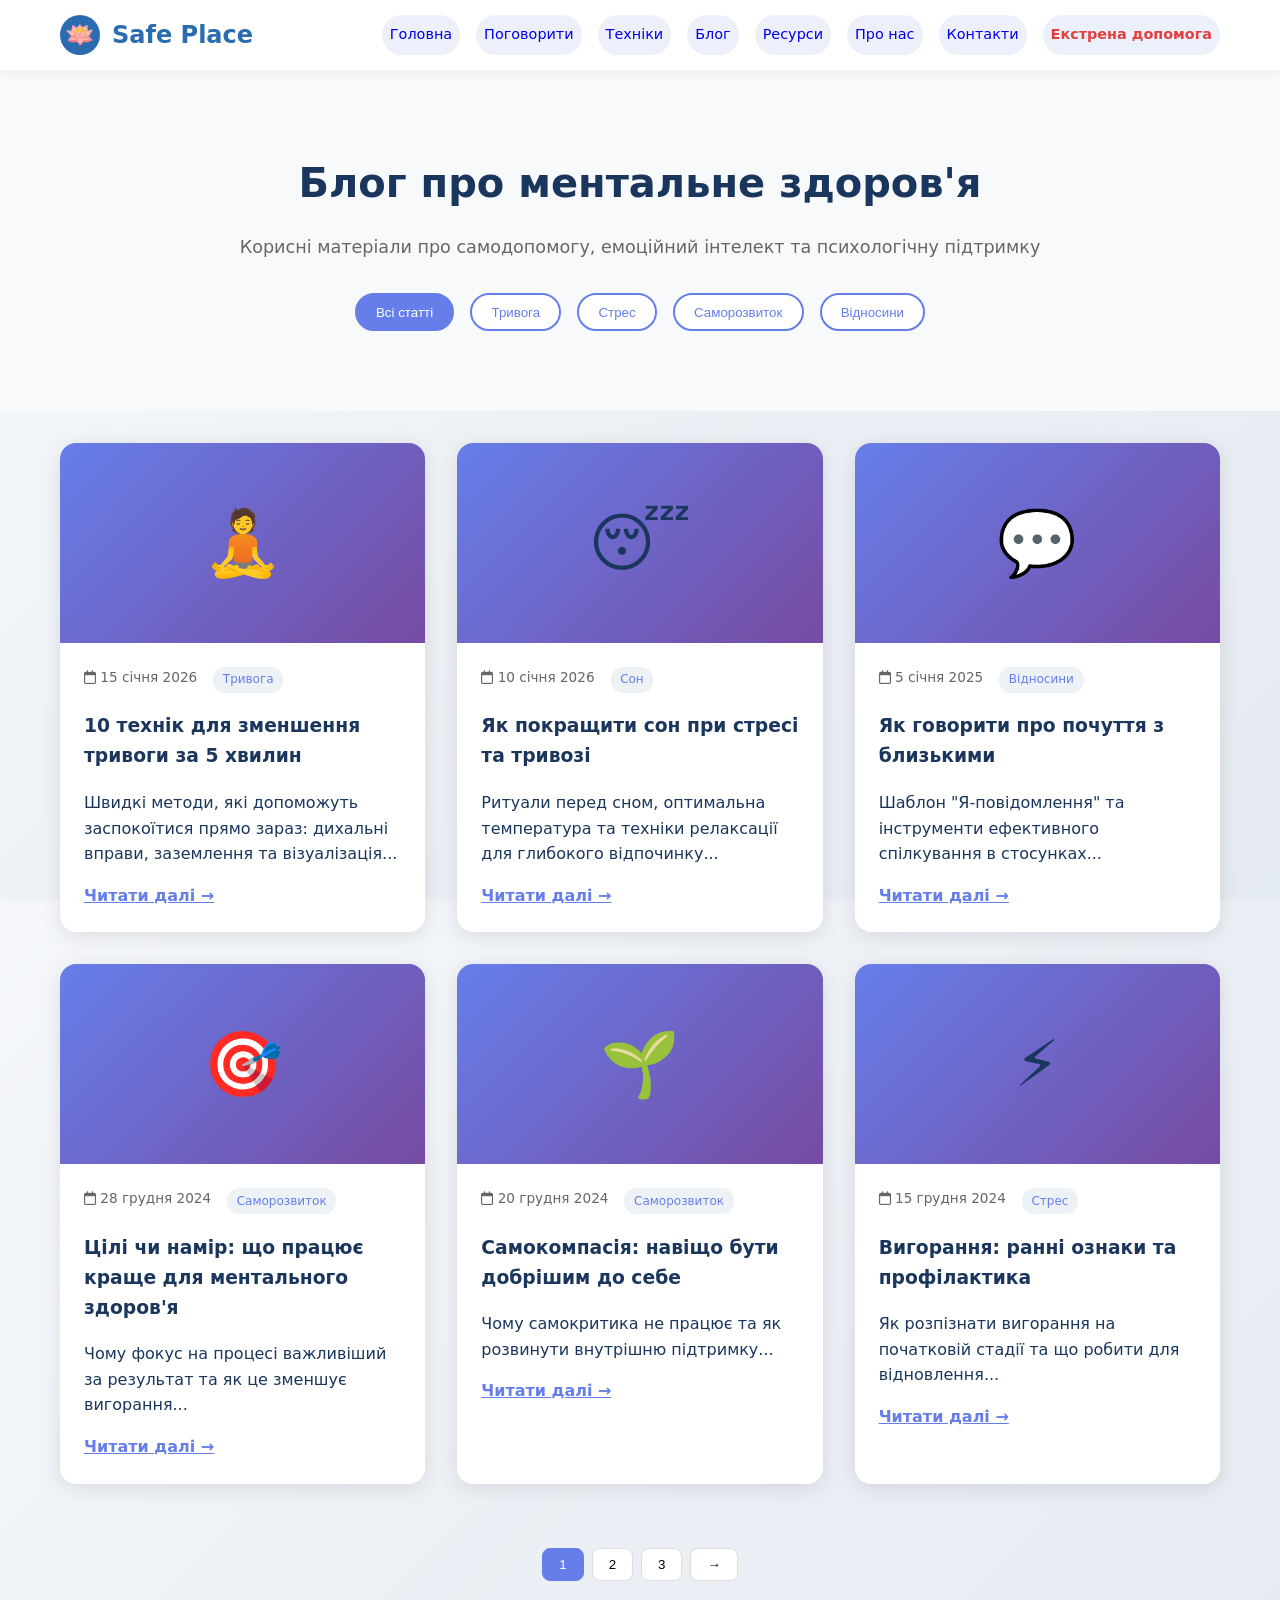
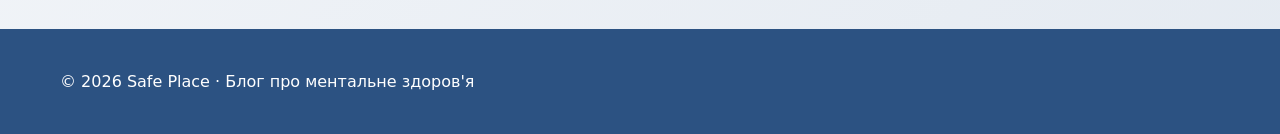
<file: blog.html>
<!DOCTYPE html>
<html lang="uk">
<head>
  <meta charset="UTF-8">
  <meta name="viewport" content="width=device-width, initial-scale=1.0">
  <!-- ВИПРАВЛЕНИЙ TITLE -->
  <title>Блог про ментальне здоров'я | Поради психологів | Safe Place</title>
  <!-- ДОДАНИЙ META DESCRIPTION -->
  <meta name="description" content="Корисні статті про тривогу, стрес, сон та саморозвиток. Поради експертів, техніки самодопомоги, науковий підхід. Читайте безкоштовно та дбайте про себе!">
  <!-- CANONICAL -->
  <link rel="canonical" href="https://kateryna-havryliuk.github.io/SafePlace_new_SEO/blog.html">
  
  <!-- SCHEMA.ORG: Blog + Article для кожної статті -->
  <script type="application/ld+json">
  {
    "@context": "https://schema.org",
    "@type": "Blog",
    "name": "Блог Safe Place про ментальне здоров'я",
    "url": "https://kateryna-havryliuk.github.io/SafePlace_new_SEO/blog.html",
    "description": "Корисні матеріали про психологічну підтримку, самодопомогу та ментальне здоров'я"
  }
  </script>
  
  <!-- Article Schema для кожної статті -->
  <script type="application/ld+json">
  {
    "@context": "https://schema.org",
    "@type": "Article",
    "headline": "10 технік для зменшення тривоги за 5 хвилин",
    "image": "https://kateryna-havryliuk.github.io/SafePlace_new_SEO/images/anxiety-techniques.jpg",
    "datePublished": "2026-01-15T08:00:00+02:00",
    "dateModified": "2026-01-15T08:00:00+02:00",
    "author": {
      "@type": "Organization",
      "name": "Safe Place",
      "url": "https://kateryna-havryliuk.github.io/SafePlace_new_SEO/"
    },
    "publisher": {
      "@type": "Organization",
      "name": "Safe Place",
      "logo": {
        "@type": "ImageObject",
        "url": "https://kateryna-havryliuk.github.io/SafePlace_new_SEO/images/logo.png"
      }
    },
    "description": "Швидкі методи боротьби з тривогою: дихальні вправи, техніка 5-4-3-2-1, прогресивна релаксація"
  }
  </script>
  
  <!-- BreadcrumbList -->
  <script type="application/ld+json">
  {
    "@context": "https://schema.org",
    "@type": "BreadcrumbList",
    "itemListElement": [
      {
        "@type": "ListItem",
        "position": 1,
        "name": "Головна",
        "item": "https://kateryna-havryliuk.github.io/SafePlace_new_SEO/index.html"
      },
      {
        "@type": "ListItem",
        "position": 2,
        "name": "Блог",
        "item": "https://kateryna-havryliuk.github.io/SafePlace_new_SEO/blog.html"
      }
    ]
  }
  </script>
  <link rel="alternate" hreflang="uk" href="https://kateryna-havryliuk.github.io/SafePlace_new_SEO/page.html" />
  <link rel="stylesheet" href="css/theme.css">
  <link rel="stylesheet" href="css/style.css">
  <link rel="stylesheet" href="https://cdnjs.cloudflare.com/ajax/libs/font-awesome/6.5.2/css/all.min.css">

  <style>
    .nav-links { display: flex; gap: 1rem; flex-wrap: wrap; justify-content: center; }
    .nav-links a { font-size: 0.9rem; padding: 0.5rem; white-space: nowrap; }
    
    .blog-hero { padding: 3rem 0; background: #f8f9fa; text-align: center; }
    .blog-categories { display: flex; justify-content: center; gap: 1rem; margin: 2rem 0; flex-wrap: wrap; }
    .category-btn { padding: 0.6rem 1.2rem; border: 2px solid #667eea; background: white; color: #667eea; border-radius: 25px; cursor: pointer; transition: all 0.3s; }
    .category-btn:hover, .category-btn.active { background: #667eea; color: white; }
    .blog-grid-full { display: grid; grid-template-columns: repeat(auto-fit, minmax(350px, 1fr)); gap: 2rem; padding: 2rem 0; }
    .blog-card-full { background: white; border-radius: 16px; overflow: hidden; box-shadow: 0 4px 20px rgba(0,0,0,0.1); transition: transform 0.3s; }
    .blog-card-full:hover { transform: translateY(-5px); }
    .blog-card-image { height: 200px; background: linear-gradient(135deg, #667eea, #764ba2); display: flex; align-items: center; justify-content: center; font-size: 4rem; }
    .blog-card-content { padding: 1.5rem; }
    .blog-meta { display: flex; gap: 1rem; color: #666; font-size: 0.85rem; margin-bottom: 0.5rem; }
    .blog-tag { background: #edf2f7; color: #667eea; padding: 0.2rem 0.6rem; border-radius: 12px; font-size: 0.75rem; }
    .pagination { display: flex; justify-content: center; gap: 0.5rem; margin: 2rem 0; }
    .page-btn { padding: 0.5rem 1rem; border: 1px solid #ddd; background: white; cursor: pointer; border-radius: 8px; }
    .page-btn.active { background: #667eea; color: white; border-color: #667eea; }
  </style>
</head>
<body>
  <header class="site-header">
    <div class="container header-content">
      <div class="brand">
        <div class="logo">🪷</div>
        <span>Safe Place</span>
      </div>
      <nav class="nav-links">
            <a href="index.html">Головна</a>
            <a href="chat.html">Поговорити</a>
            <a href="techniques.html">Техніки</a>
            <a href="blog.html">Блог</a>
            <a href="resources.html">Ресурси</a>
            <a href="about.html">Про нас</a>
            <a href="contact.html">Контакти</a>
            <a href="emergency.html" style="color: #e53e3e; font-weight: 600;">Екстрена допомога</a>
      </nav>
    </div>
  </header>

  <section class="blog-hero">
    <div class="container">
      <h1 style="font-size: 2.5rem; margin-bottom: 1rem;">Блог про ментальне здоров'я</h1>
      <p style="color: #666; font-size: 1.1rem;">Корисні матеріали про самодопомогу, емоційний інтелект та психологічну підтримку</p>
      
      <div class="blog-categories">
        <button class="category-btn active">Всі статті</button>
        <button class="category-btn">Тривога</button>
        <button class="category-btn">Стрес</button>
        <button class="category-btn">Саморозвиток</button>
        <button class="category-btn">Відносини</button>
      </div>
    </div>
  </section>

  <section class="container">
    <div class="blog-grid-full">
      <article class="blog-card-full">
        <div class="blog-card-image">🧘</div>
        <div class="blog-card-content">
          <div class="blog-meta">
            <span><i class="far fa-calendar"></i> 15 січня 2026</span>
            <span class="blog-tag">Тривога</span>
          </div>
          <h3>10 технік для зменшення тривоги за 5 хвилин</h3>
          <p>Швидкі методи, які допоможуть заспокоїтися прямо зараз: дихальні вправи, заземлення та візуалізація...</p>
          <a href="article.html" style="color: #667eea; font-weight: 600;">Читати далі →</a>
        </div>
      </article>

      <article class="blog-card-full">
        <div class="blog-card-image">😴</div>
        <div class="blog-card-content">
          <div class="blog-meta">
            <span><i class="far fa-calendar"></i> 10 січня 2026</span>
            <span class="blog-tag">Сон</span>
          </div>
          <h3>Як покращити сон при стресі та тривозі</h3>
          <p>Ритуали перед сном, оптимальна температура та техніки релаксації для глибокого відпочинку...</p>
          <a href="#" style="color: #667eea; font-weight: 600;">Читати далі →</a>
        </div>
      </article>

      <article class="blog-card-full">
        <div class="blog-card-image">💬</div>
        <div class="blog-card-content">
          <div class="blog-meta">
            <span><i class="far fa-calendar"></i> 5 січня 2025</span>
            <span class="blog-tag">Відносини</span>
          </div>
          <h3>Як говорити про почуття з близькими</h3>
          <p>Шаблон "Я-повідомлення" та інструменти ефективного спілкування в стосунках...</p>
          <a href="#" style="color: #667eea; font-weight: 600;">Читати далі →</a>
        </div>
      </article>

      <article class="blog-card-full">
        <div class="blog-card-image">🎯</div>
        <div class="blog-card-content">
          <div class="blog-meta">
            <span><i class="far fa-calendar"></i> 28 грудня 2024</span>
            <span class="blog-tag">Саморозвиток</span>
          </div>
          <h3>Цілі чи намір: що працює краще для ментального здоров'я</h3>
          <p>Чому фокус на процесі важливіший за результат та як це зменшує вигорання...</p>
          <a href="#" style="color: #667eea; font-weight: 600;">Читати далі →</a>
        </div>
      </article>

      <article class="blog-card-full">
        <div class="blog-card-image">🌱</div>
        <div class="blog-card-content">
          <div class="blog-meta">
            <span><i class="far fa-calendar"></i> 20 грудня 2024</span>
            <span class="blog-tag">Саморозвиток</span>
          </div>
          <h3>Самокомпасія: навіщо бути добрішим до себе</h3>
          <p>Чому самокритика не працює та як розвинути внутрішню підтримку...</p>
          <a href="#" style="color: #667eea; font-weight: 600;">Читати далі →</a>
        </div>
      </article>

      <article class="blog-card-full">
        <div class="blog-card-image">⚡</div>
        <div class="blog-card-content">
          <div class="blog-meta">
            <span><i class="far fa-calendar"></i> 15 грудня 2024</span>
            <span class="blog-tag">Стрес</span>
          </div>
          <h3>Вигорання: ранні ознаки та профілактика</h3>
          <p>Як розпізнати вигорання на початковій стадії та що робити для відновлення...</p>
          <a href="#" style="color: #667eea; font-weight: 600;">Читати далі →</a>
        </div>
      </article>
    </div>

    <div class="pagination">
      <button class="page-btn active">1</button>
      <button class="page-btn">2</button>
      <button class="page-btn">3</button>
      <button class="page-btn">→</button>
    </div>
  </section>

  <footer class="footer" style="margin-top: 3rem;">
    <div class="container footer-content">
      <div class="footer-text">© 2026 Safe Place · Блог про ментальне здоров'я</div>
    </div>
  </footer>
</body>

</html>
</file>
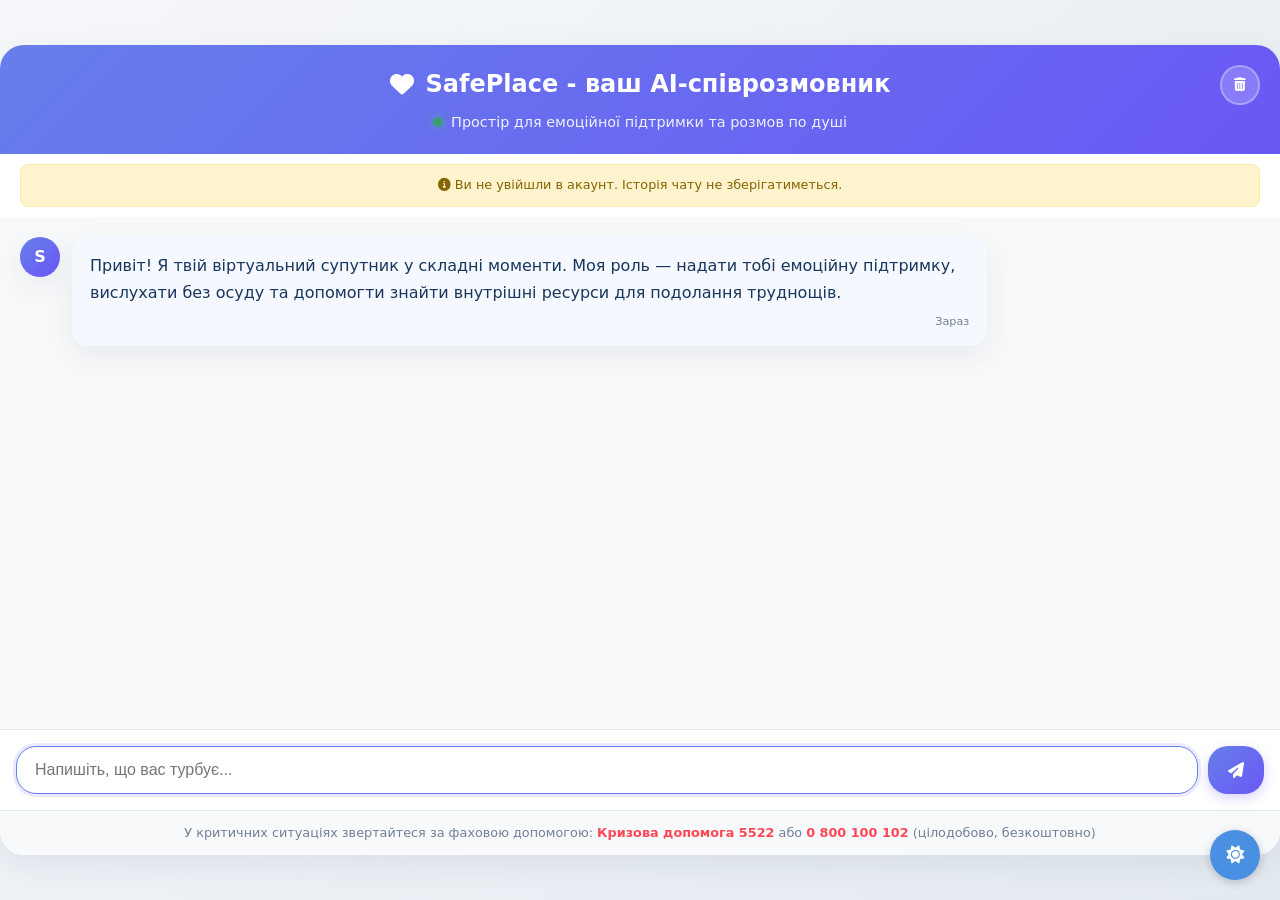
<file: chat.html>
<!DOCTYPE html>
<html lang="uk">
<head>
  <meta charset="UTF-8">
  <meta name="viewport" content="width=device-width, initial-scale=1.0">
  <!-- РОЗШИРЕНИЙ TITLE -->
  <title>AI-чат психологічної підтримки | Анонімно 24/7 | Safe Place</title>
  <!-- ДОДАНИЙ META DESCRIPTION -->
  <meta name="description" content="Безкоштовний AI-чат для емоційної підтримки. Анонімні розмови, техніки самодопомоги, кризова допомога. Вас почують та підтримають у складну хвилину.">
  <!-- CANONICAL -->
  <link rel="canonical" href="https://kateryna-havryliuk.github.io/SafePlace_new_SEO/chat.html">
  
  <!-- SCHEMA.ORG: WebApplication -->
  <script type="application/ld+json">
  {
    "@context": "https://schema.org",
    "@type": "WebApplication",
    "name": "Safe Place AI Chat",
    "applicationCategory": "HealthApplication",
    "operatingSystem": "Any",
    "offers": {
      "@type": "Offer",
      "price": "0",
      "priceCurrency": "UAH"
    },
    "description": "AI-чат для психологічної підтримки та емоційної допомоги",
    "url": "https://kateryna-havryliuk.github.io/SafePlace_new_SEO/chat.html",
    "featureList": "Анонімні розмови, Техніки самодопомоги, Екстрена допомога, Аналітика настрою"
  }
  </script>
  
    <!-- SCHEMA.ORG: Service (опис послуги) -->
  <script type="application/ld+json">
  {
    "@context": "https://schema.org",
    "@type": "Service",
    "name": "Онлайн психологічна підтримка",
    "provider": {
      "@type": "Organization",
      "name": "Safe Place",
      "url": "https://kateryna-havryliuk.github.io/SafePlace_new_SEO/"
    },
    "serviceType": "Психологічна консультація",
    "areaServed": {
      "@type": "Country",
      "name": "Ukraine",
      "identifier": "UA"
    },
    "description": "Безкоштовна анонімна психологічна підтримка через AI-чат",
    "availableChannel": {
      "@type": "ServiceChannel",
      "serviceUrl": "https://kateryna-havryliuk.github.io/SafePlace_new_SEO/chat.html",
      "serviceSmsNumber": "380800500225",
      "availableLanguage": ["Ukrainian"]
    },
    "termsOfService": "https://kateryna-havryliuk.github.io/SafePlace_new_SEO/privacy.html",
    "isRelatedTo": {
      "@type": "Service",
      "name": "Екстрена психологічна допомога",
      "url": "https://kateryna-havryliuk.github.io/SafePlace_new_SEO/emergency.html"
    }
  }
  </script>
  
  <!-- BreadcrumbList -->
  <script type="application/ld+json">
  {
    "@context": "https://schema.org",
    "@type": "BreadcrumbList",
    "itemListElement": [
      {
        "@type": "ListItem",
        "position": 1,
        "name": "Головна",
        "item": "https://kateryna-havryliuk.github.io/SafePlace_new_SEO/index.html"
      },
      {
        "@type": "ListItem",
        "position": 2,
        "name": "Поговорити",
        "item": "https://kateryna-havryliuk.github.io/SafePlace_new_SEO/chat.html"
      }
    ]
  }
  </script>
  
  <link rel="alternate" hreflang="uk" href="https://kateryna-havryliuk.github.io/SafePlace_new_SEO/page.html" />
  <link rel="stylesheet" href="https://cdnjs.cloudflare.com/ajax/libs/font-awesome/6.4.0/css/all.min.css">
  <link rel="stylesheet" href="css/chat.css">
  <link rel="stylesheet" href="css/theme.css">

  <script>
        (function() {
            const isAnalytics = window.location.pathname.includes('analytics');
            if (isAnalytics) {
                document.documentElement.setAttribute('data-theme', 'light');
                localStorage.setItem('theme', 'light');
            } else {
                const saved = localStorage.getItem('theme');
                const prefersDark = window.matchMedia('(prefers-color-scheme: dark)').matches;
                const theme = saved || (prefersDark ? 'dark' : 'light');
                document.documentElement.setAttribute('data-theme', theme);
            }
            document.documentElement.style.visibility = 'hidden';
        })();
    </script>
</head>
<body>
  <div class="chat-container">
    <!-- Sidebar для зареєстрованих користувачів -->
    <div class="sidebar" id="sidebar" style="display: none;">
      <div class="sidebar-header">
        <div class="user-info">
          <div class="user-avatar" id="userAvatar">U</div>
          <div class="user-details">
            <h3 id="userName">Користувач</h3>
            <p id="userEmail">email@example.com</p>
          </div>
        </div>
        <button class="new-chat-btn" id="newChatBtn">
          <i class="fas fa-plus"></i> Новий чат
        </button>
      </div>
      <div class="chats-list" id="chatsList">
        <!-- Список чатів буде додаватись тут -->
      </div>
      
      <div class="analytics-section">
        <h4>📊 Ваша аналітика</h4>
        <div id="quickInsights" style="font-size: 0.8rem; color: #718096;">
          Завантаження...
        </div>
        <button onclick="window.open('analytics.html', '_blank')" 
                style="width: 100%; margin-top: 10px; padding: 8px; background: #edf2f7; border: none; border-radius: 6px; cursor: pointer; font-size: 0.8rem;">
          Детальніша аналітика
        </button>
      </div>
    </div>
    
    <!-- Основна область чату -->
    <div class="chat-main">
      <div class="chat-header">
        <h1><i class="fas fa-heart"></i> SafePlace - ваш AI-співрозмовник</h1>
        <p><span class="status-indicator"></span>Простір для емоційної підтримки та розмов по душі</p>
        <div class="chat-controls">
          <button class="clear-chat-btn" id="clearChatBtn" title="Очистити чат">
            <i class="fas fa-trash-alt"></i>
          </button>
        </div>
      </div>
      
      <div class="emergency-banner" id="emergencyBanner">
        <i class="fas fa-exclamation-circle"></i> КРИТИЧНА СИТУАЦІЯ — негайно зверніться за допомогою: Лінія довіри <strong>5522</strong> або <strong>0 800 100 102</strong>
      </div>
      
      <!-- Попередження для анонімних користувачів -->
      <div class="anonymous-warning" id="anonymousWarning" style="display: none;">
        <i class="fas fa-info-circle"></i> Ви не увійшли в акаунт. Історія чату не зберігатиметься.
      </div>
      
      <div class="messages-container" id="messagesContainer">
        <div class="message bot">
          <div class="avatar">S</div>
          <div class="message-content">
            <div>Привіт! Я твій віртуальний супутник у складні моменти. Моя роль — надати тобі емоційну підтримку, вислухати без осуду та допомогти знайти внутрішні ресурси для подолання труднощів.</div>
            <div class="message-time">Зараз</div>
          </div>
        </div>
        
        <div class="typing-indicator" id="typingIndicator">
          <span></span>
          <span></span>
          <span></span>
          Я думаю над відповіддю...
        </div>
      </div>
      
      <div class="input-container">
        <input 
          type="text" 
          id="userInput" 
          placeholder="Напишіть, що вас турбує..." 
          autocomplete="off"
        >
        <button id="sendButton">
          <i class="fas fa-paper-plane"></i>
        </button>
      </div>
      
      <div class="warning-message">
        У критичних ситуаціях звертайтеся за фаховою допомогою: 
        <span class="critical-contact">Кризова допомога 5522</span> або 
        <span class="critical-contact">0 800 100 102</span> (цілодобово, безкоштовно)
      </div>
    </div>
  </div>

  <script src="js/theme.js"></script>
  <script src="js/chat.js"></script>
</body>

</html>
</file>
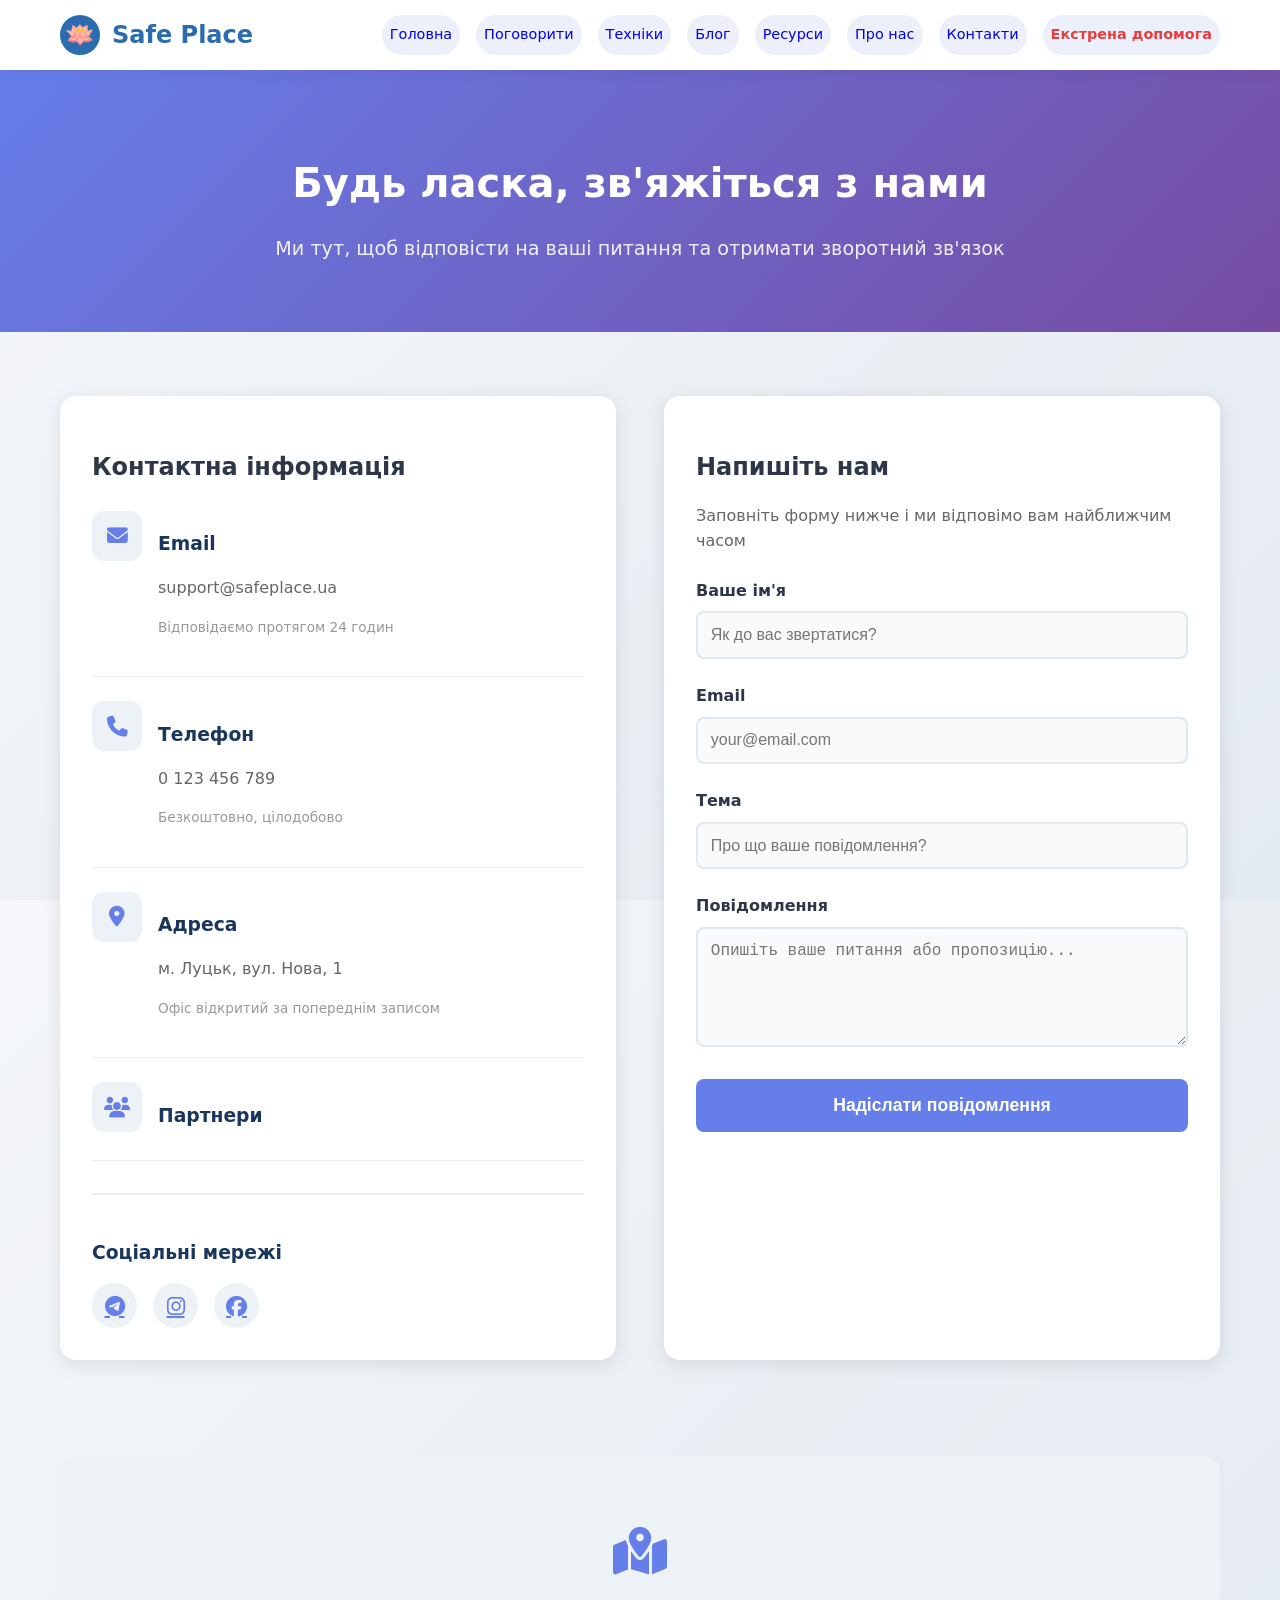
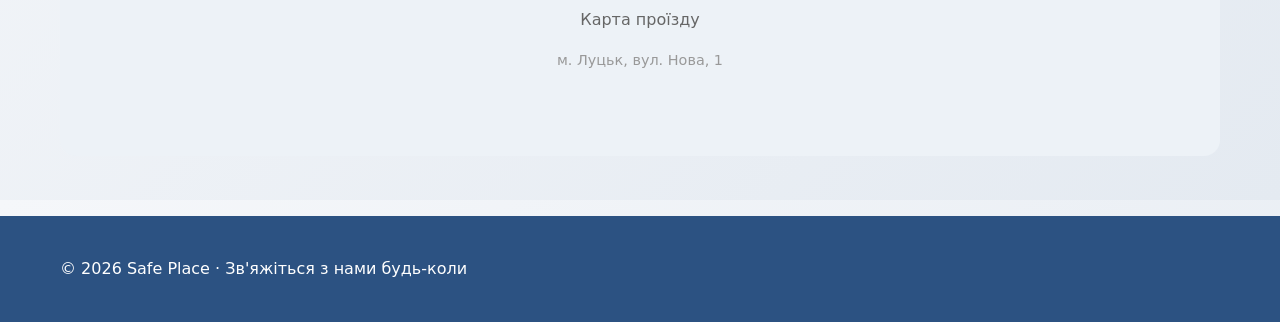
<file: contact.html>
<!DOCTYPE html>
<html lang="uk">
<head>
  <meta charset="UTF-8">
  <meta name="viewport" content="width=device-width, initial-scale=1.0">
  <!-- ВИПРАВЛЕНИЙ TITLE -->
  <title>Контакти Safe Place | Телефони довіри та онлайн-чат</title>
  <!-- META DESCRIPTION -->
  <meta name="description" content="Зв'яжіться з нами: безкоштовна психологічна допомога 24/7. Телефони довіри, онлайн-чат, email. Ми тут, щоб підтримати вас у складну хвилину. Напишіть нам!">
  <!-- CANONICAL -->
  <link rel="canonical" href="https://kateryna-havryliuk.github.io/SafePlace_new_SEO/contact.html">
  
  <!-- SCHEMA.ORG: ContactPage + LocalBusiness -->
  <script type="application/ld+json">
  {
    "@context": "https://schema.org",
    "@type": "ContactPage",
    "name": "Контакти Safe Place",
    "url": "https://kateryna-havryliuk.github.io/SafePlace_new_SEO/contact.html",
    "description": "Контактна інформація для зв'язку з Safe Place"
  }
  </script>
  
  <script type="application/ld+json">
  {
    "@context": "https://schema.org",
    "@type": "LocalBusiness",
    "name": "Safe Place — Психологічна підтримка",
    "image": "https://kateryna-havryliuk.github.io/SafePlace_new_SEO/images/logo.png",
    "url": "https://kateryna-havryliuk.github.io/SafePlace_new_SEO/",
    "telephone": "+380800500225",
    "email": "support@safeplace.ua",
    "address": {
      "@type": "PostalAddress",
      "streetAddress": "вул. Нова, 1",
      "addressLocality": "Луцьк",
      "addressCountry": "UA"
    },
    "openingHoursSpecification": {
      "@type": "OpeningHoursSpecification",
      "dayOfWeek": ["Monday", "Tuesday", "Wednesday", "Thursday", "Friday", "Saturday", "Sunday"],
      "opens": "00:00",
      "closes": "23:59"
    },
    "priceRange": "Безкоштовно",
    "description": "Онлайн-платформа психологічної підтримки та самодопомоги"
  }
  </script>
  
  <!-- BreadcrumbList -->
  <script type="application/ld+json">
  {
    "@context": "https://schema.org",
    "@type": "BreadcrumbList",
    "itemListElement": [
      {
        "@type": "ListItem",
        "position": 1,
        "name": "Головна",
        "item": "https://kateryna-havryliuk.github.io/SafePlace_new_SEO/index.html"
      },
      {
        "@type": "ListItem",
        "position": 2,
        "name": "Контакти",
        "item": "https://kateryna-havryliuk.github.io/SafePlace_new_SEO/contact.html"
      }
    ]
  }
  </script>
  <link rel="alternate" hreflang="uk" href="https://kateryna-havryliuk.github.io/SafePlace_new_SEO/page.html" />
  <link rel="stylesheet" href="css/theme.css">
  <link rel="stylesheet" href="css/style.css">
  <link rel="stylesheet" href="https://cdnjs.cloudflare.com/ajax/libs/font-awesome/6.5.2/css/all.min.css">

  <style>
    .nav-links { display: flex; gap: 1rem; flex-wrap: wrap; justify-content: center; }
    .nav-links a { font-size: 0.9rem; padding: 0.5rem; white-space: nowrap; }
    
    .contact-hero { padding: 3rem 0; background: linear-gradient(135deg, #667eea 0%, #764ba2 100%); color: white; text-align: center; }
    .contact-grid { display: grid; grid-template-columns: repeat(auto-fit, minmax(300px, 1fr)); gap: 3rem; padding: 4rem 0; }
    .contact-info-card { background: white; padding: 2rem; border-radius: 16px; box-shadow: 0 4px 20px rgba(0,0,0,0.1); }
    .contact-method { display: flex; align-items: flex-start; gap: 1rem; margin-bottom: 1.5rem; padding-bottom: 1.5rem; border-bottom: 1px solid #eee; }
    .contact-method:last-child { border-bottom: none; }
    .contact-icon { width: 50px; height: 50px; background: #edf2f7; border-radius: 12px; display: flex; align-items: center; justify-content: center; color: #667eea; font-size: 1.3rem; flex-shrink: 0; }
    .contact-form-card { background: white; padding: 2rem; border-radius: 16px; box-shadow: 0 4px 20px rgba(0,0,0,0.1); }
    .form-group { margin-bottom: 1.5rem; }
    .form-group label { display: block; margin-bottom: 0.5rem; font-weight: 600; color: #2d3748; }
    .form-group input, .form-group textarea { width: 100%; padding: 0.8rem; border: 2px solid #e2e8f0; border-radius: 8px; font-size: 1rem; transition: border-color 0.3s; }
    .form-group input:focus, .form-group textarea:focus { outline: none; border-color: #667eea; }
    .form-group textarea { min-height: 120px; resize: vertical; }
    .submit-btn { width: 100%; padding: 1rem; background: #667eea; color: white; border: none; border-radius: 8px; font-size: 1.1rem; font-weight: 600; cursor: pointer; transition: background 0.3s; }
    .submit-btn:hover { background: #5a67d8; }
    .map-placeholder { height: 300px; background: #edf2f7; border-radius: 16px; display: flex; align-items: center; justify-content: center; color: #666; margin: 2rem 0; }
    
    /* Бите посилання */
    .team-link { color: #667eea; }
  </style>
</head>
<body>
  <header class="site-header">
    <div class="container header-content">
      <div class="brand">
        <div class="logo">🪷</div>
        <span>Safe Place</span>
      </div>
      <nav class="nav-links">
            <a href="index.html">Головна</a>
            <a href="chat.html">Поговорити</a>
            <a href="techniques.html">Техніки</a>
            <a href="blog.html">Блог</a>
            <a href="resources.html">Ресурси</a>
            <a href="about.html">Про нас</a>
            <a href="contact.html">Контакти</a>
            <a href="emergency.html" style="color: #e53e3e; font-weight: 600;">Екстрена допомога</a>
      </nav>
    </div>
  </header>

  <section class="contact-hero">
    <div class="container">
      <h1 style="font-size: 2.5rem; margin-bottom: 1rem;">Будь ласка, зв'яжіться з нами</h1>
      <p style="font-size: 1.2rem; opacity: 0.9;">Ми тут, щоб відповісти на ваші питання та отримати зворотний зв'язок</p>
    </div>
  </section>

  <section class="container">
    <div class="contact-grid">
      <div class="contact-info-card">
        <h2 style="margin-bottom: 1.5rem; color: #2d3748;">Контактна інформація</h2>
        
        <div class="contact-method">
          <div class="contact-icon"><i class="fas fa-envelope"></i></div>
          <div>
            <h3 style="margin-bottom: 0.3rem;">Email</h3>
            <p style="color: #666;">support@safeplace.ua</p>
            <p style="font-size: 0.85rem; color: #999;">Відповідаємо протягом 24 годин</p>
          </div>
        </div>

        <div class="contact-method">
          <div class="contact-icon"><i class="fas fa-phone"></i></div>
          <div>
            <h3 style="margin-bottom: 0.3rem;">Телефон</h3>
            <p style="color: #666;">0 123 456 789</p>
            <p style="font-size: 0.85rem; color: #999;">Безкоштовно, цілодобово</p>
          </div>
        </div>

        <div class="contact-method">
          <div class="contact-icon"><i class="fas fa-map-marker-alt"></i></div>
          <div>
            <h3 style="margin-bottom: 0.3rem;">Адреса</h3>
            <p style="color: #666;">м. Луцьк, вул. Нова, 1</p>
            <p style="font-size: 0.85rem; color: #999;">Офіс відкритий за попереднім записом</p>
          </div>
        </div>

        <div class="contact-method">
          <div class="contact-icon"><i class="fas fa-users"></i></div>
          <div>
            <h3 style="margin-bottom: 0.3rem;">Партнери</h3>
          </div>
        </div>

        <div style="margin-top: 2rem; padding-top: 1.5rem; border-top: 2px solid #eee;">
          <h3 style="margin-bottom: 1rem;">Соціальні мережі</h3>
          <div style="display: flex; gap: 1rem;">
            <a href="#" style="width: 45px; height: 45px; background: #edf2f7; border-radius: 50%; display: flex; align-items: center; justify-content: center; color: #667eea; font-size: 1.3rem;"><i class="fab fa-telegram"></i></a>
            <a href="#" style="width: 45px; height: 45px; background: #edf2f7; border-radius: 50%; display: flex; align-items: center; justify-content: center; color: #667eea; font-size: 1.3rem;"><i class="fab fa-instagram"></i></a>
            <a href="#" style="width: 45px; height: 45px; background: #edf2f7; border-radius: 50%; display: flex; align-items: center; justify-content: center; color: #667eea; font-size: 1.3rem;"><i class="fab fa-facebook"></i></a>
          </div>
        </div>
      </div>

      <div class="contact-form-card">
        <h2 style="margin-bottom: 0.5rem; color: #2d3748;">Напишіть нам</h2>
        <p style="color: #666; margin-bottom: 1.5rem;">Заповніть форму нижче і ми відповімо вам найближчим часом</p>
        
        <form>
          <div class="form-group">
            <label for="name">Ваше ім'я</label>
            <input type="text" id="name" placeholder="Як до вас звертатися?">
          </div>
          
          <div class="form-group">
            <label for="email">Email</label>
            <input type="email" id="email" placeholder="your@email.com">
          </div>
          
          <div class="form-group">
            <label for="subject">Тема</label>
            <input type="text" id="subject" placeholder="Про що ваше повідомлення?">
          </div>
          
          <div class="form-group">
            <label for="message">Повідомлення</label>
            <textarea id="message" placeholder="Опишіть ваше питання або пропозицію..."></textarea>
          </div>
          
          <button type="submit" class="submit-btn">Надіслати повідомлення</button>
        </form>
      </div>
    </div>

    <div class="map-placeholder">
      <div style="text-align: center;">
        <i class="fas fa-map-marked-alt" style="font-size: 3rem; color: #667eea; margin-bottom: 1rem;"></i>
        <p>Карта проїзду</p>
        <p style="font-size: 0.9rem; color: #999;">м. Луцьк, вул. Нова, 1</p>
      </div>
    </div>
  </section>

  <footer class="footer">
    <div class="container footer-content">
      <div class="footer-text">© 2026 Safe Place · Зв'яжіться з нами будь-коли</div>
    </div>
  </footer>
</body>

</html>
</file>
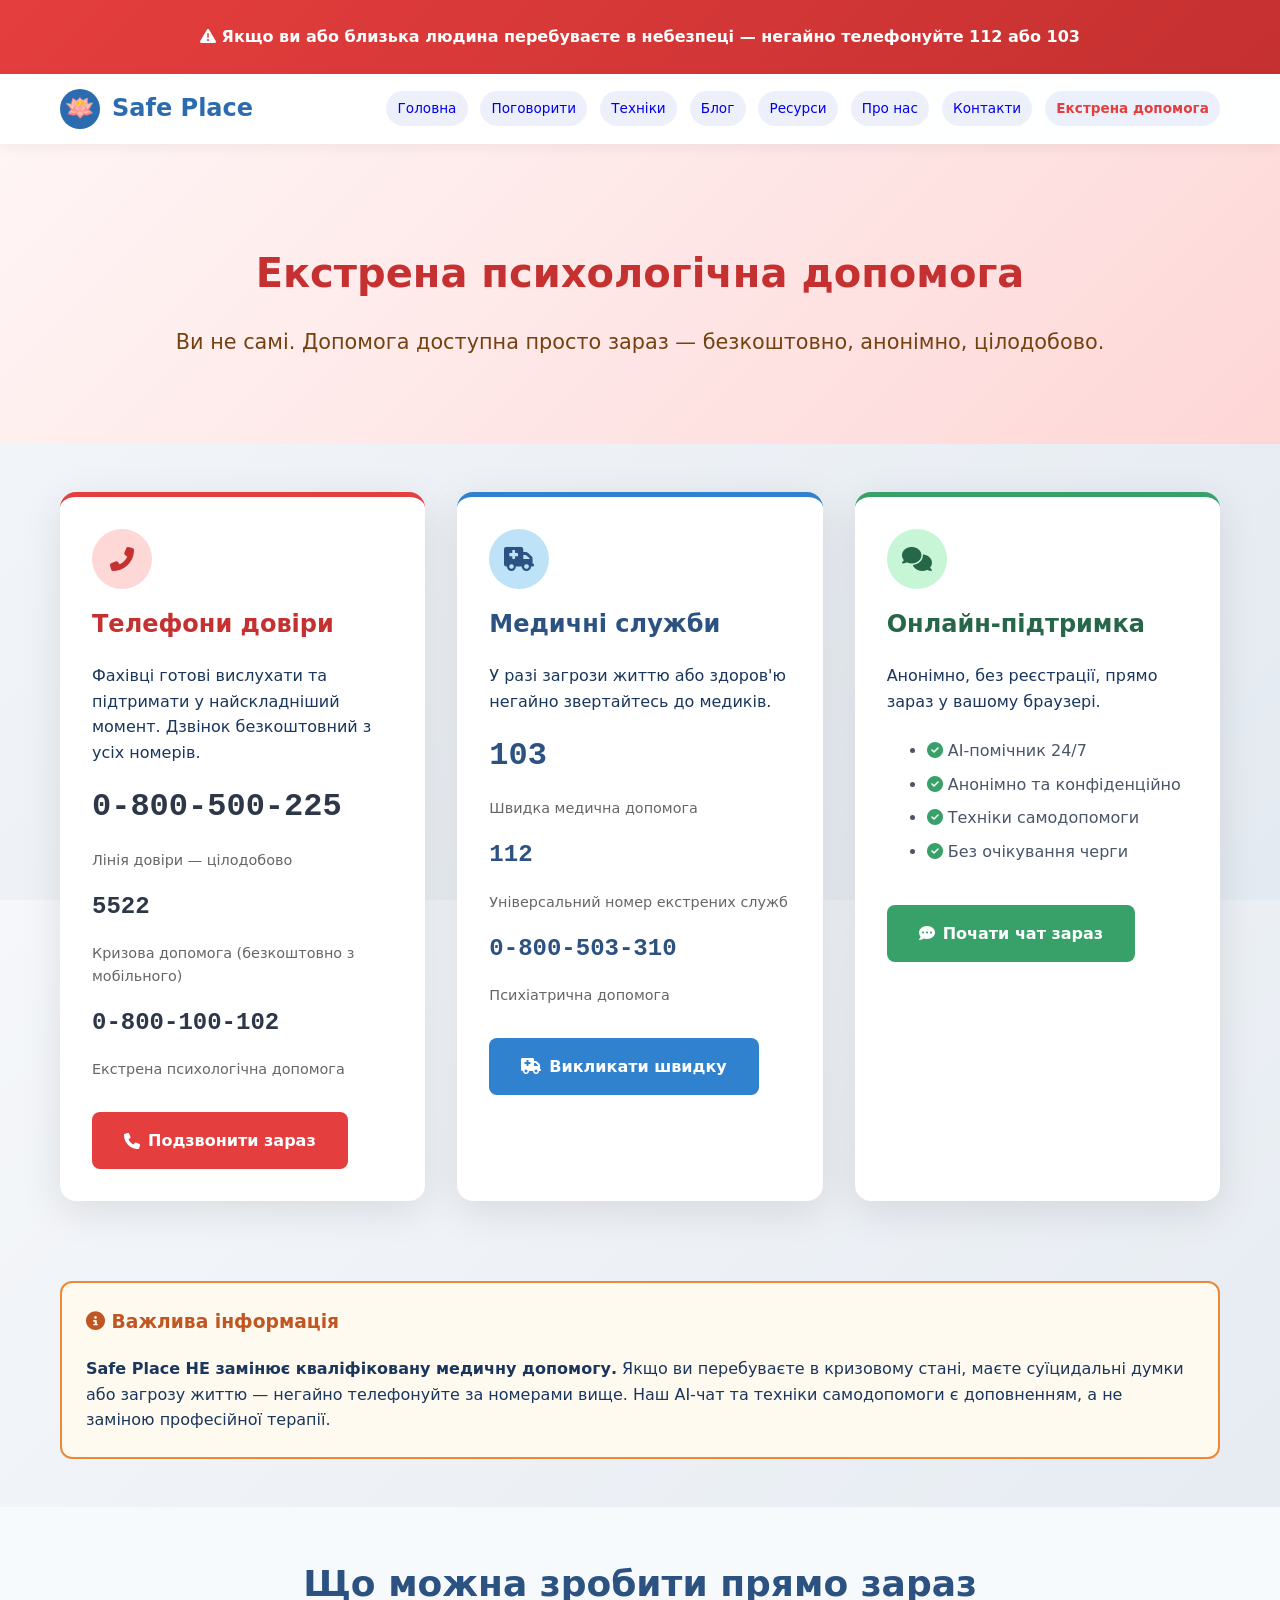
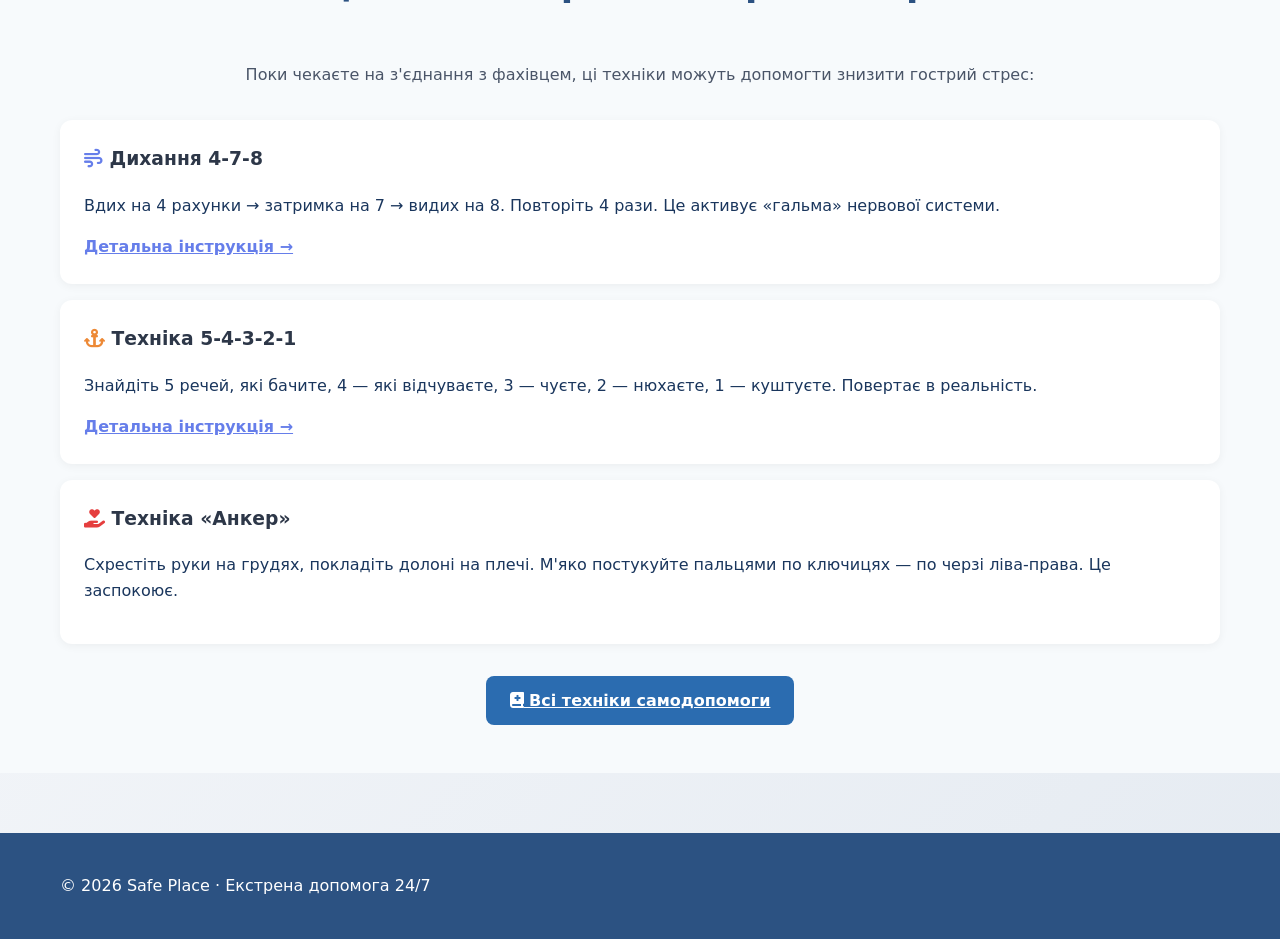
<file: emergency.html>
<!DOCTYPE html>
<html lang="uk">
<head>
  <meta charset="UTF-8">
  <meta name="viewport" content="width=device-width, initial-scale=1.0">
  
  <!-- ОПТИМІЗОВАНІ МЕТАДАНІ -->
  <title>Екстрена психологічна допомога | Гарячі лінії 24/7</title>
  <meta name="description" content="Термінова психологічна підтримка: телефони довіри 0-800-500-225, 5522. Безкоштовно, анонімно, конфіденційно. Кризова допомога доступна зараз. Подзвоніть!">
  <link rel="canonical" href="https://kateryna-havryliuk.github.io/SafePlace_new_SEO/emergency.html">
  
  <!-- Schema.org: MedicalWebPage -->
  <script type="application/ld+json">
  {
    "@context": "https://schema.org",
    "@type": "MedicalWebPage",
    "name": "Екстрена психологічна допомога",
    "description": "Контакти екстреної психологічної підтримки та кризової допомоги",
    "lastReviewed": "2025-02-15",
    "reviewedBy": {
      "@type": "Organization",
      "name": "Safe Place"
    }
  }
  </script>
  
  <!-- Schema.org: EmergencyService (ВИПРАВЛЕНО) -->
  <script type="application/ld+json">
{
  "@context": "https://schema.org",
  "@type": "EmergencyService",
  "name": "Лінія довіри Safe Place",
  "description": "Екстрена психологічна допомога цілодобово. Безкоштовно та анонімно.",
  "image": "https://kateryna-havryliuk.github.io/SafePlace_new_SEO/images/emergency-helpline.jpg",
  "telephone": "+380800500225",
  "url": "https://kateryna-havryliuk.github.io/SafePlace_new_SEO/emergency.html",
  "priceRange": "Безкоштовно",
  "areaServed": {
    "@type": "Country",
    "name": "Ukraine"
  },
  "contactPoint": {
    "@type": "ContactPoint",
    "telephone": "+380800500225",
    "contactType": "emergency",
    "availableLanguage": "Ukrainian",
    "areaServed": "UA",
    "hoursAvailable": {
      "@type": "OpeningHoursSpecification",
      "dayOfWeek": ["Monday", "Tuesday", "Wednesday", "Thursday", "Friday", "Saturday", "Sunday"],
      "opens": "00:00",
      "closes": "23:59"
    }
  },
  "isAccessibleForFree": true
}
</script>
  
  <!-- Schema.org: BreadcrumbList -->
  <script type="application/ld+json">
  {
    "@context": "https://schema.org",
    "@type": "BreadcrumbList",
    "itemListElement": [
      {
        "@type": "ListItem",
        "position": 1,
        "name": "Головна",
        "item": "https://kateryna-havryliuk.github.io/SafePlace_new_SEO/index.html"
      },
      {
        "@type": "ListItem",
        "position": 2,
        "name": "Екстрена допомога",
        "item": "https://kateryna-havryliuk.github.io/SafePlace_new_SEO/emergency.html"
      }
    ]
  }
  </script>
  
  <link rel="stylesheet" href="css/theme.css">
  <link rel="stylesheet" href="css/style.css">
  <link rel="stylesheet" href="https://cdnjs.cloudflare.com/ajax/libs/font-awesome/6.5.2/css/all.min.css">
  
  <style>
    .emergency-alert { background: linear-gradient(135deg, #e53e3e 0%, #c53030 100%); color: white; padding: 1.5rem; text-align: center; font-weight: 600; }
    .emergency-hero { background: linear-gradient(135deg, #fff5f5 0%, #fed7d7 100%); padding: 4rem 0; text-align: center; }
    .emergency-hero h1 { color: #c53030; font-size: 2.5rem; margin-bottom: 1rem; }
    .emergency-grid { display: grid; grid-template-columns: repeat(auto-fit, minmax(350px, 1fr)); gap: 2rem; padding: 3rem 0; }
    .emergency-card { background: white; border-radius: 16px; padding: 2rem; box-shadow: 0 10px 40px rgba(0,0,0,0.1); border-top: 5px solid; }
    .emergency-card.critical { border-top-color: #e53e3e; }
    .emergency-card.medical { border-top-color: #3182ce; }
    .emergency-card.online { border-top-color: #38a169; }
    .emergency-icon { width: 60px; height: 60px; border-radius: 50%; display: flex; align-items: center; justify-content: center; font-size: 1.5rem; margin-bottom: 1rem; }
    .critical .emergency-icon { background: #fed7d7; color: #c53030; }
    .medical .emergency-icon { background: #bee3f8; color: #2c5282; }
    .online .emergency-icon { background: #c6f6d5; color: #276749; }
    .phone-number { font-size: 2rem; font-weight: 800; color: #2d3748; margin: 1rem 0; font-family: monospace; }
    .call-btn { display: inline-flex; align-items: center; gap: 0.5rem; padding: 1rem 2rem; border-radius: 8px; text-decoration: none; font-weight: 600; margin-top: 1rem; }
    .call-btn.critical { background: #e53e3e; color: white; }
    .call-btn.medical { background: #3182ce; color: white; }
    .call-btn.online { background: #38a169; color: white; }
    .warning-box { background: #fffaf0; border: 2px solid #ed8936; border-radius: 12px; padding: 1.5rem; margin: 2rem 0; }
    .self-help-section { background: #f7fafc; padding: 3rem 0; margin-top: 3rem; }
    .technique-mini { background: white; border-radius: 12px; padding: 1.5rem; margin: 1rem 0; box-shadow: 0 2px 10px rgba(0,0,0,0.05); }
  </style>
</head>
<body>
  <div class="emergency-alert">
    <i class="fas fa-exclamation-triangle"></i> 
    Якщо ви або близька людина перебуваєте в небезпеці — негайно телефонуйте <strong>112</strong> або <strong>103</strong>
  </div>

  <header class="site-header">
    <div class="container header-content">
      <div class="brand">
        <div class="logo">🪷</div>
        <span>Safe Place</span>
      </div>
      <nav class="nav-links">
            <a href="index.html">Головна</a>
            <a href="chat.html">Поговорити</a>
            <a href="techniques.html">Техніки</a>
            <a href="blog.html">Блог</a>
            <a href="resources.html">Ресурси</a>
            <a href="about.html">Про нас</a>
            <a href="contact.html">Контакти</a>
            <a href="emergency.html" style="color: #e53e3e; font-weight: 600;">Екстрена допомога</a>
        </nav>
    </div>
  </header>

  <section class="emergency-hero">
    <div class="container">
      <h1>Екстрена психологічна допомога</h1>
      <p style="font-size: 1.3rem; color: #744210;">Ви не самі. Допомога доступна просто зараз — безкоштовно, анонімно, цілодобово.</p>
    </div>
  </section>

  <section class="container">
    <div class="emergency-grid">
      <!-- Критична допомога -->
      <div class="emergency-card critical">
        <div class="emergency-icon">
          <i class="fas fa-phone-alt"></i>
        </div>
        <h2 style="color: #c53030; margin-top: 0;">Телефони довіри</h2>
        <p>Фахівці готові вислухати та підтримати у найскладніший момент. Дзвінок безкоштовний з усіх номерів.</p>
        
        <div class="phone-number">0-800-500-225</div>
        <p style="color: #666; font-size: 0.9rem;">Лінія довіри — цілодобово</p>
        
        <div class="phone-number" style="font-size: 1.5rem;">5522</div>
        <p style="color: #666; font-size: 0.9rem;">Кризова допомога (безкоштовно з мобільного)</p>
        
        <div class="phone-number" style="font-size: 1.5rem;">0-800-100-102</div>
        <p style="color: #666; font-size: 0.9rem;">Екстрена психологічна допомога</p>
        
        <a href="tel:0800500225" class="call-btn critical">
          <i class="fas fa-phone"></i> Подзвонити зараз
        </a>
      </div>

      <!-- Медична допомога -->
      <div class="emergency-card medical">
        <div class="emergency-icon">
          <i class="fas fa-ambulance"></i>
        </div>
        <h2 style="color: #2c5282; margin-top: 0;">Медичні служби</h2>
        <p>У разі загрози життю або здоров'ю негайно звертайтесь до медиків.</p>
        
        <div class="phone-number" style="color: #2c5282;">103</div>
        <p style="color: #666; font-size: 0.9rem;">Швидка медична допомога</p>
        
        <div class="phone-number" style="font-size: 1.5rem; color: #2c5282;">112</div>
        <p style="color: #666; font-size: 0.9rem;">Універсальний номер екстрених служб</p>
        
        <div class="phone-number" style="font-size: 1.5rem; color: #2c5282;">0-800-503-310</div>
        <p style="color: #666; font-size: 0.9rem;">Психіатрична допомога</p>
        
        <a href="tel:103" class="call-btn medical">
          <i class="fas fa-ambulance"></i> Викликати швидку
        </a>
      </div>

      <!-- Онлайн підтримка -->
      <div class="emergency-card online">
        <div class="emergency-icon">
          <i class="fas fa-comments"></i>
        </div>
        <h2 style="color: #276749; margin-top: 0;">Онлайн-підтримка</h2>
        <p>Анонімно, без реєстрації, прямо зараз у вашому браузері.</p>
        
        <ul style="text-align: left; margin: 1.5rem 0; color: #4a5568;">
          <li style="margin-bottom: 0.5rem;"><i class="fas fa-check-circle" style="color: #38a169;"></i> AI-помічник 24/7</li>
          <li style="margin-bottom: 0.5rem;"><i class="fas fa-check-circle" style="color: #38a169;"></i> Анонімно та конфіденційно</li>
          <li style="margin-bottom: 0.5rem;"><i class="fas fa-check-circle" style="color: #38a169;"></i> Техніки самодопомоги</li>
          <li><i class="fas fa-check-circle" style="color: #38a169;"></i> Без очікування черги</li>
        </ul>
        
        <a href="chat.html" class="call-btn online">
          <i class="fas fa-comment-dots"></i> Почати чат зараз
        </a>
      </div>
    </div>

    <div class="warning-box">
      <h3 style="margin-top: 0; color: #c05621;"><i class="fas fa-info-circle"></i> Важлива інформація</h3>
      <p style="margin-bottom: 0;"><strong>Safe Place НЕ замінює кваліфіковану медичну допомогу.</strong> Якщо ви перебуваєте в кризовому стані, маєте суїцидальні думки або загрозу життю — негайно телефонуйте за номерами вище. Наш AI-чат та техніки самодопомоги є доповненням, а не заміною професійної терапії.</p>
    </div>
  </section>

  <section class="self-help-section">
    <div class="container">
      <h2 class="section-title" style="text-align: center;">Що можна зробити прямо зараз</h2>
      <p style="text-align: center; color: #4a5568; margin-bottom: 2rem;">Поки чекаєте на з'єднання з фахівцем, ці техніки можуть допомогти знизити гострий стрес:</p>
      
      <div class="technique-mini">
        <h3 style="color: #2d3748; margin-top: 0;"><i class="fas fa-wind" style="color: #667eea;"></i> Дихання 4-7-8</h3>
        <p>Вдих на 4 рахунки → затримка на 7 → видих на 8. Повторіть 4 рази. Це активує «гальма» нервової системи.</p>
        <a href="techniques.html#breathing" style="color: #667eea; font-weight: 600;">Детальна інструкція →</a>
      </div>
      
      <div class="technique-mini">
        <h3 style="color: #2d3748; margin-top: 0;"><i class="fas fa-anchor" style="color: #ed8936;"></i> Техніка 5-4-3-2-1</h3>
        <p>Знайдіть 5 речей, які бачите, 4 — які відчуваєте, 3 — чуєте, 2 — нюхаєте, 1 — куштуєте. Повертає в реальність.</p>
        <a href="techniques.html#grounding" style="color: #667eea; font-weight: 600;">Детальна інструкція →</a>
      </div>
      
      <div class="technique-mini">
        <h3 style="color: #2d3748; margin-top: 0;"><i class="fas fa-hand-holding-heart" style="color: #e53e3e;"></i> Техніка «Анкер»</h3>
        <p>Схрестіть руки на грудях, покладіть долоні на плечі. М'яко постукуйте пальцями по ключицях — по черзі ліва-права. Це заспокоює.</p>
      </div>
      
      <div style="text-align: center; margin-top: 2rem;">
        <a href="techniques.html" class="btn-primary" style="display: inline-block;">
          <i class="fas fa-book-medical"></i> Всі техніки самодопомоги
        </a>
      </div>
    </div>
  </section>

  <footer class="footer">
    <div class="container footer-content">
      <div class="footer-text">© 2026 Safe Place · Екстрена допомога 24/7</div>
    </div>
  </footer>
</body>

</html>
</file>
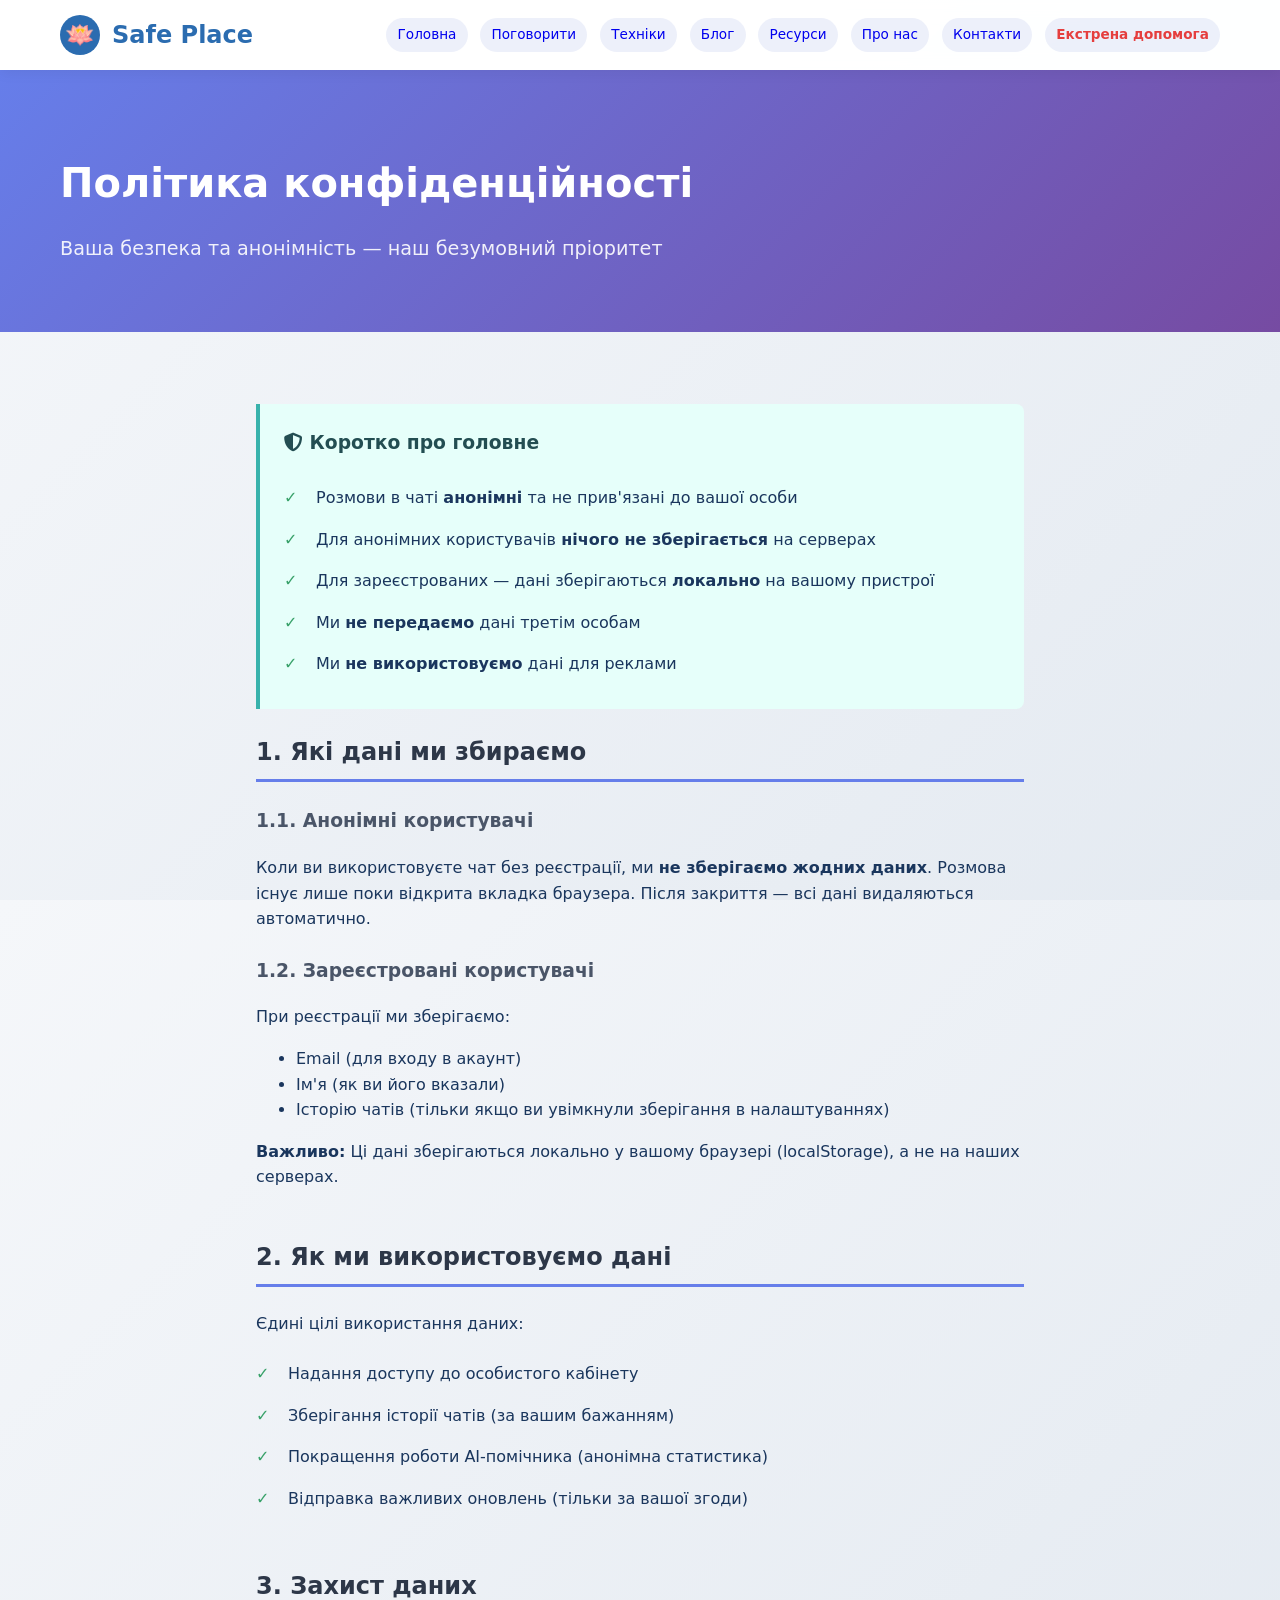
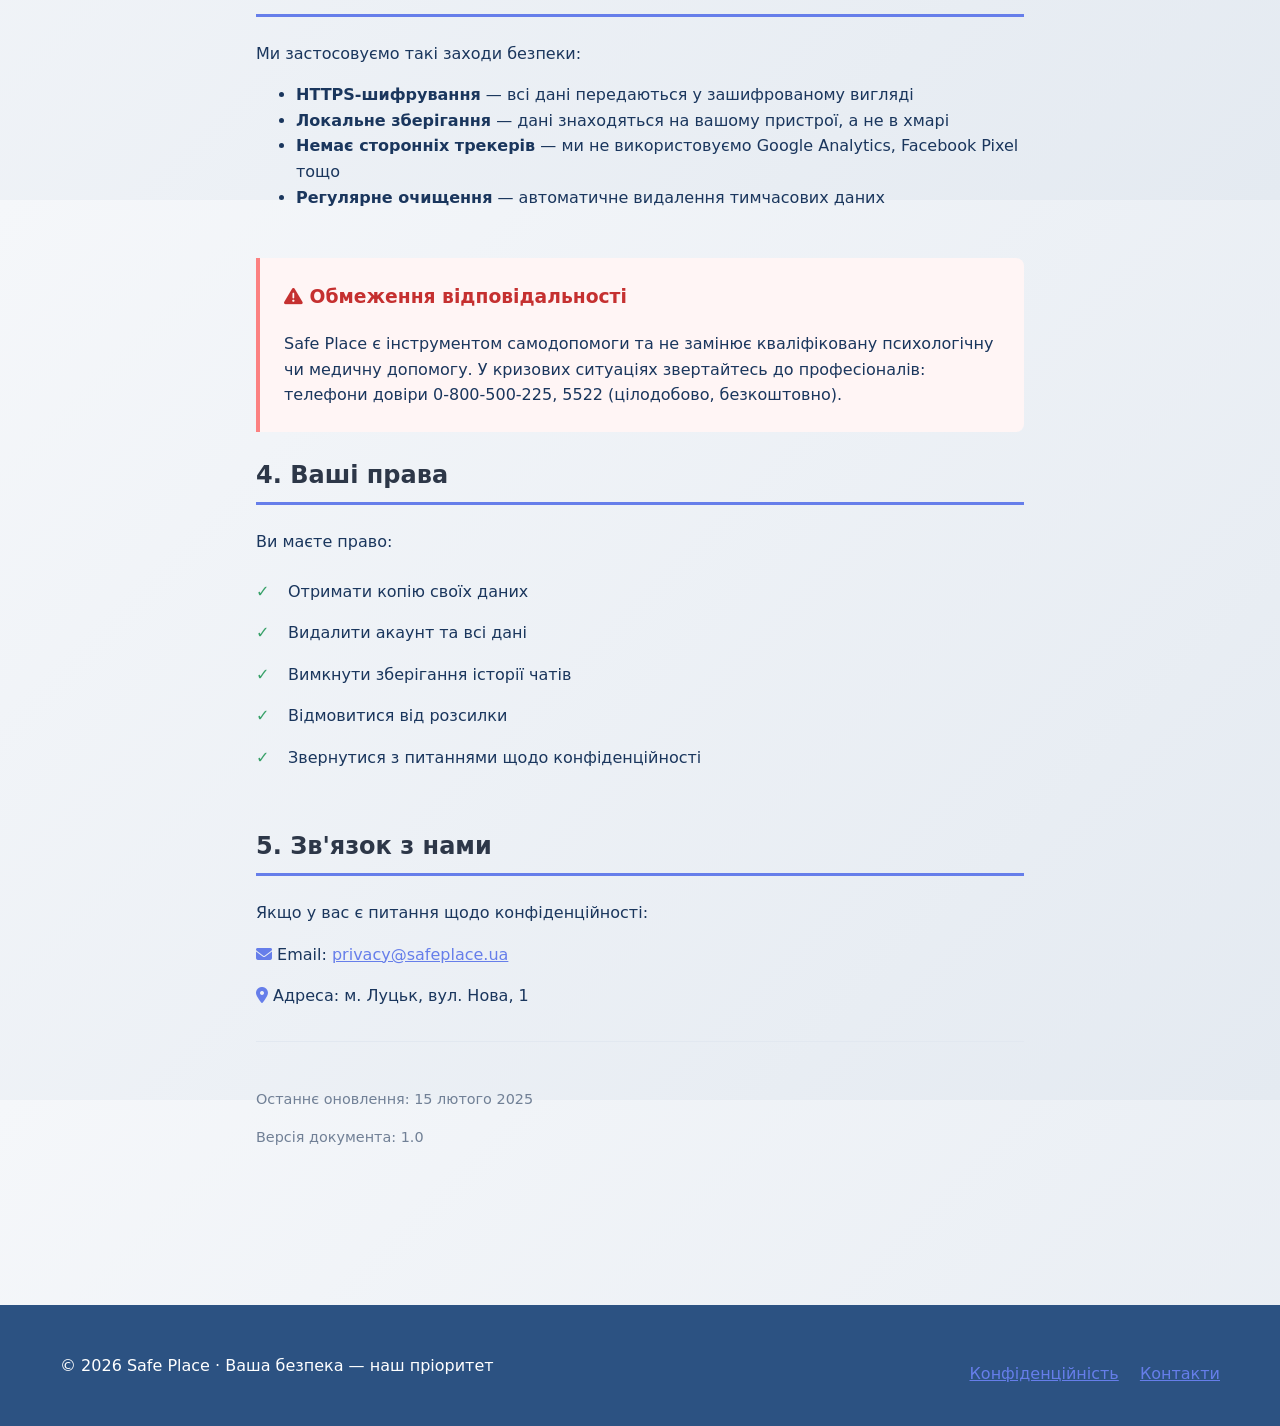
<file: privacy.html>
<!DOCTYPE html>
<html lang="uk">
<head>
  <meta charset="UTF-8">
  <meta name="viewport" content="width=device-width, initial-scale=1.0">
  <title>Політика конфіденційності | Безпека даних | Safe Place</title>
  <meta name="description" content="Дізнайтесь, як Safe Place захищає ваші дані: анонімність розмов, шифрування, права користувачів. Ваша безпека та конфіденційність — наш головний пріоритет.">
  
  <link rel="canonical" href="https://kateryna-havryliuk.github.io/SafePlace_new_SEO/privacy.html">
  <link rel="alternate" hreflang="uk" href="https://kateryna-havryliuk.github.io/SafePlace_new_SEO/page.html" />
  <!-- Schema.org: WebPage -->
  <script type="application/ld+json">
  {
    "@context": "https://schema.org",
    "@type": "WebPage",
    "name": "Політика конфіденційності Safe Place",
    "description": "Інформація про захист персональних даних та конфіденційність",
    "lastReviewed": "2025-02-15"
  }
  </script>
  
  <!-- BreadcrumbList -->
  <script type="application/ld+json">
  {
    "@context": "https://schema.org",
    "@type": "BreadcrumbList",
    "itemListElement": [
      {
        "@type": "ListItem",
        "position": 1,
        "name": "Головна",
        "item": "https://kateryna-havryliuk.github.io/SafePlace_new_SEO/index.html"
      },
      {
        "@type": "ListItem",
        "position": 2,
        "name": "Конфіденційність",
        "item": "https://kateryna-havryliuk.github.io/SafePlace_new_SEO/privacy.html"
      }
    ]
  }
  </script>
  
  <link rel="stylesheet" href="css/theme.css">
  <link rel="stylesheet" href="css/style.css">
  <link rel="stylesheet" href="https://cdnjs.cloudflare.com/ajax/libs/font-awesome/6.5.2/css/all.min.css">
  
  <style>
    .privacy-hero { padding: 3rem 0; background: linear-gradient(135deg, #667eea 0%, #764ba2 100%); color: white; }
    .privacy-content { max-width: 800px; margin: 0 auto; padding: 3rem 1rem; }
    .privacy-section { margin-bottom: 3rem; }
    .privacy-section h2 { color: #2d3748; border-bottom: 3px solid #667eea; padding-bottom: 0.5rem; margin-bottom: 1.5rem; }
    .privacy-section h3 { color: #4a5568; margin-top: 1.5rem; }
    .highlight-box { background: #e6fffa; border-left: 4px solid #38b2ac; padding: 1.5rem; margin: 1.5rem 0; border-radius: 0 8px 8px 0; }
    .warning-box { background: #fff5f5; border-left: 4px solid #fc8181; padding: 1.5rem; margin: 1.5rem 0; border-radius: 0 8px 8px 0; }
    .check-list { list-style: none; padding: 0; }
    .check-list li { padding: 0.5rem 0; padding-left: 2rem; position: relative; }
    .check-list li::before { content: "✓"; position: absolute; left: 0; color: #38a169; font-weight: bold; }
  </style>
</head>
<body>
  <header class="site-header">
    <div class="container header-content">
      <div class="brand">
        <div class="logo">🪷</div>
        <span>Safe Place</span>
      </div>
      <nav class="nav-links">
            <a href="index.html">Головна</a>
            <a href="chat.html">Поговорити</a>
            <a href="techniques.html">Техніки</a>
            <a href="blog.html">Блог</a>
            <a href="resources.html">Ресурси</a>
            <a href="about.html">Про нас</a>
            <a href="contact.html">Контакти</a>
            <a href="emergency.html" style="color: #e53e3e; font-weight: 600;">Екстрена допомога</a>
      </nav>
    </div>
  </header>

  <section class="privacy-hero">
    <div class="container">
      <h1 style="font-size: 2.5rem; margin-bottom: 1rem;">Політика конфіденційності</h1>
      <p style="font-size: 1.2rem; opacity: 0.9;">Ваша безпека та анонімність — наш безумовний пріоритет</p>
    </div>
  </section>

  <article class="privacy-content">
    <div class="highlight-box">
      <h3 style="margin-top: 0; color: #234e52;"><i class="fas fa-shield-alt"></i> Коротко про головне</h3>
      <ul class="check-list" style="margin-bottom: 0;">
        <li>Розмови в чаті <strong>анонімні</strong> та не прив'язані до вашої особи</li>
        <li>Для анонімних користувачів <strong>нічого не зберігається</strong> на серверах</li>
        <li>Для зареєстрованих — дані зберігаються <strong>локально</strong> на вашому пристрої</li>
        <li>Ми <strong>не передаємо</strong> дані третім особам</li>
        <li>Ми <strong>не використовуємо</strong> дані для реклами</li>
      </ul>
    </div>

    <div class="privacy-section">
      <h2>1. Які дані ми збираємо</h2>
      
      <h3>1.1. Анонімні користувачі</h3>
      <p>Коли ви використовуєте чат без реєстрації, ми <strong>не зберігаємо жодних даних</strong>. Розмова існує лише поки відкрита вкладка браузера. Після закриття — всі дані видаляються автоматично.</p>
      
      <h3>1.2. Зареєстровані користувачі</h3>
      <p>При реєстрації ми зберігаємо:</p>
      <ul>
        <li>Email (для входу в акаунт)</li>
        <li>Ім'я (як ви його вказали)</li>
        <li>Історію чатів (тільки якщо ви увімкнули зберігання в налаштуваннях)</li>
      </ul>
      <p><strong>Важливо:</strong> Ці дані зберігаються локально у вашому браузері (localStorage), а не на наших серверах.</p>
    </div>

    <div class="privacy-section">
      <h2>2. Як ми використовуємо дані</h2>
      <p>Єдині цілі використання даних:</p>
      <ul class="check-list">
        <li>Надання доступу до особистого кабінету</li>
        <li>Зберігання історії чатів (за вашим бажанням)</li>
        <li>Покращення роботи AI-помічника (анонімна статистика)</li>
        <li>Відправка важливих оновлень (тільки за вашої згоди)</li>
      </ul>
    </div>

    <div class="privacy-section">
      <h2>3. Захист даних</h2>
      <p>Ми застосовуємо такі заходи безпеки:</p>
      <ul>
        <li><strong>HTTPS-шифрування</strong> — всі дані передаються у зашифрованому вигляді</li>
        <li><strong>Локальне зберігання</strong> — дані знаходяться на вашому пристрої, а не в хмарі</li>
        <li><strong>Немає сторонніх трекерів</strong> — ми не використовуємо Google Analytics, Facebook Pixel тощо</li>
        <li><strong>Регулярне очищення</strong> — автоматичне видалення тимчасових даних</li>
      </ul>
    </div>

    <div class="warning-box">
      <h3 style="margin-top: 0; color: #c53030;"><i class="fas fa-exclamation-triangle"></i> Обмеження відповідальності</h3>
      <p style="margin-bottom: 0;">Safe Place є інструментом самодопомоги та не замінює кваліфіковану психологічну чи медичну допомогу. У кризових ситуаціях звертайтесь до професіоналів: телефони довіри 0-800-500-225, 5522 (цілодобово, безкоштовно).</p>
    </div>

    <div class="privacy-section">
      <h2>4. Ваші права</h2>
      <p>Ви маєте право:</p>
      <ul class="check-list">
        <li>Отримати копію своїх даних</li>
        <li>Видалити акаунт та всі дані</li>
        <li>Вимкнути зберігання історії чатів</li>
        <li>Відмовитися від розсилки</li>
        <li>Звернутися з питаннями щодо конфіденційності</li>
      </ul>
    </div>

    <div class="privacy-section">
      <h2>5. Зв'язок з нами</h2>
      <p>Якщо у вас є питання щодо конфіденційності:</p>
      <p><i class="fas fa-envelope" style="color: #667eea;"></i> Email: <a href="mailto:privacy@safeplace.ua" style="color: #667eea;">privacy@safeplace.ua</a></p>
      <p><i class="fas fa-map-marker-alt" style="color: #667eea;"></i> Адреса: м. Луцьк, вул. Нова, 1</p>
      
      <div style="margin-top: 2rem; padding-top: 2rem; border-top: 1px solid #e2e8f0; color: #718096; font-size: 0.9rem;">
        <p>Останнє оновлення: 15 лютого 2025</p>
        <p>Версія документа: 1.0</p>
      </div>
    </div>
  </article>

  <footer class="footer">
    <div class="container footer-content">
      <div class="footer-text">© 2026 Safe Place · Ваша безпека — наш пріоритет</div>
      <div style="margin-top: 1rem;">
        <a href="privacy.html" style="color: #667eea; margin-right: 1rem;">Конфіденційність</a>
        <a href="contact.html" style="color: #667eea;">Контакти</a>
      </div>
    </div>
  </footer>
</body>

</html>
</file>
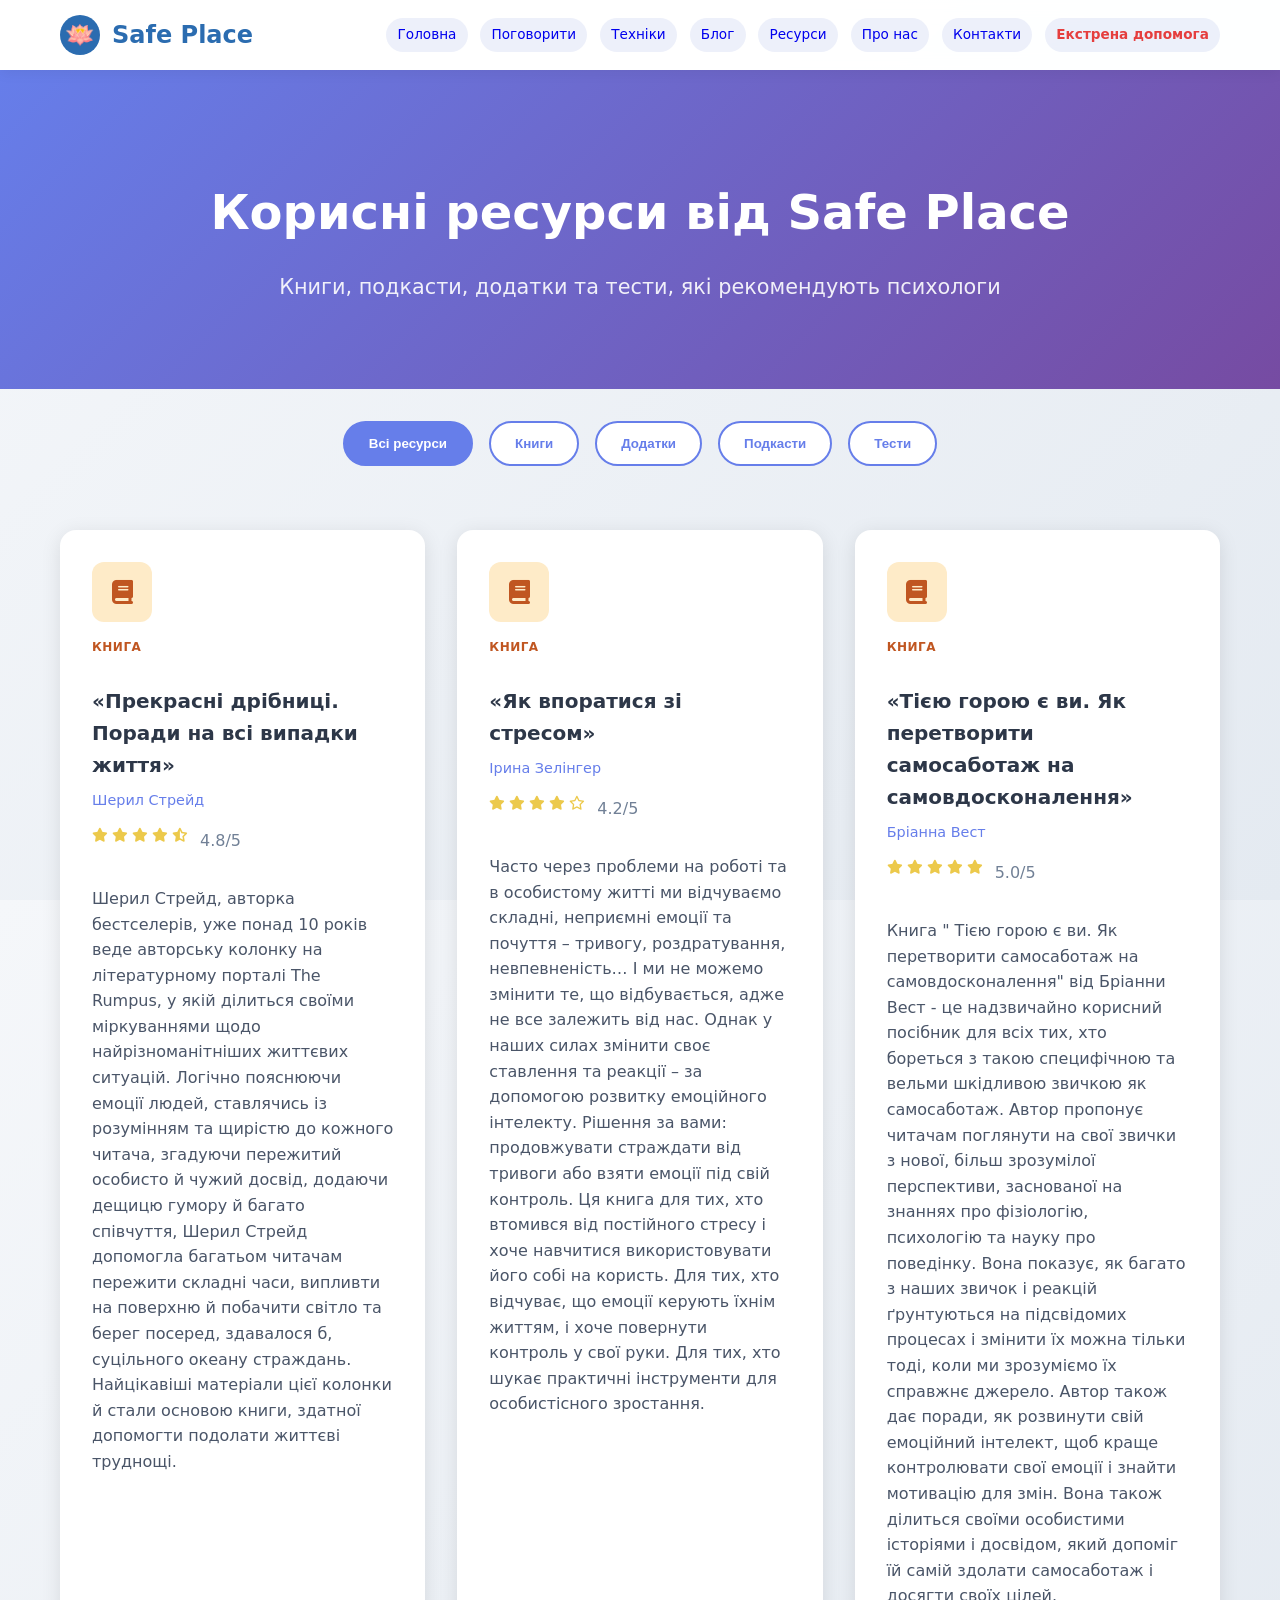
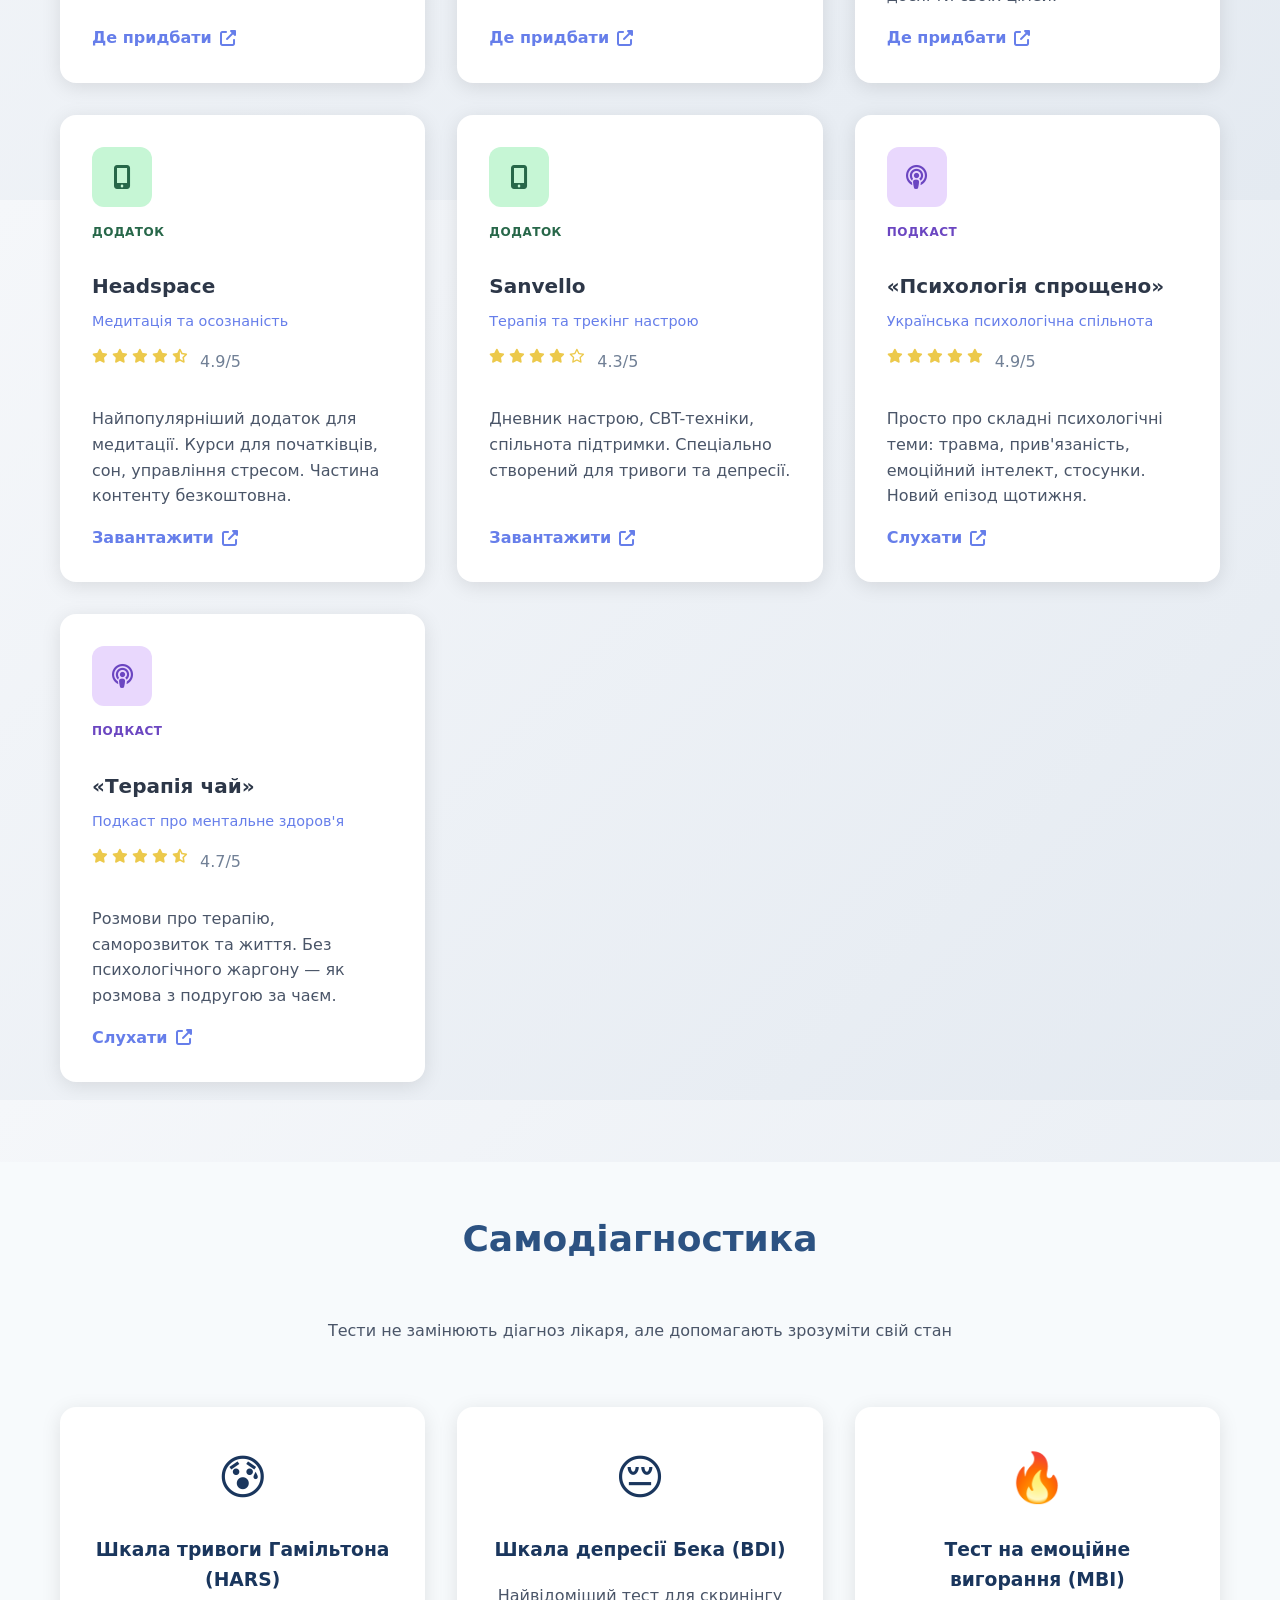
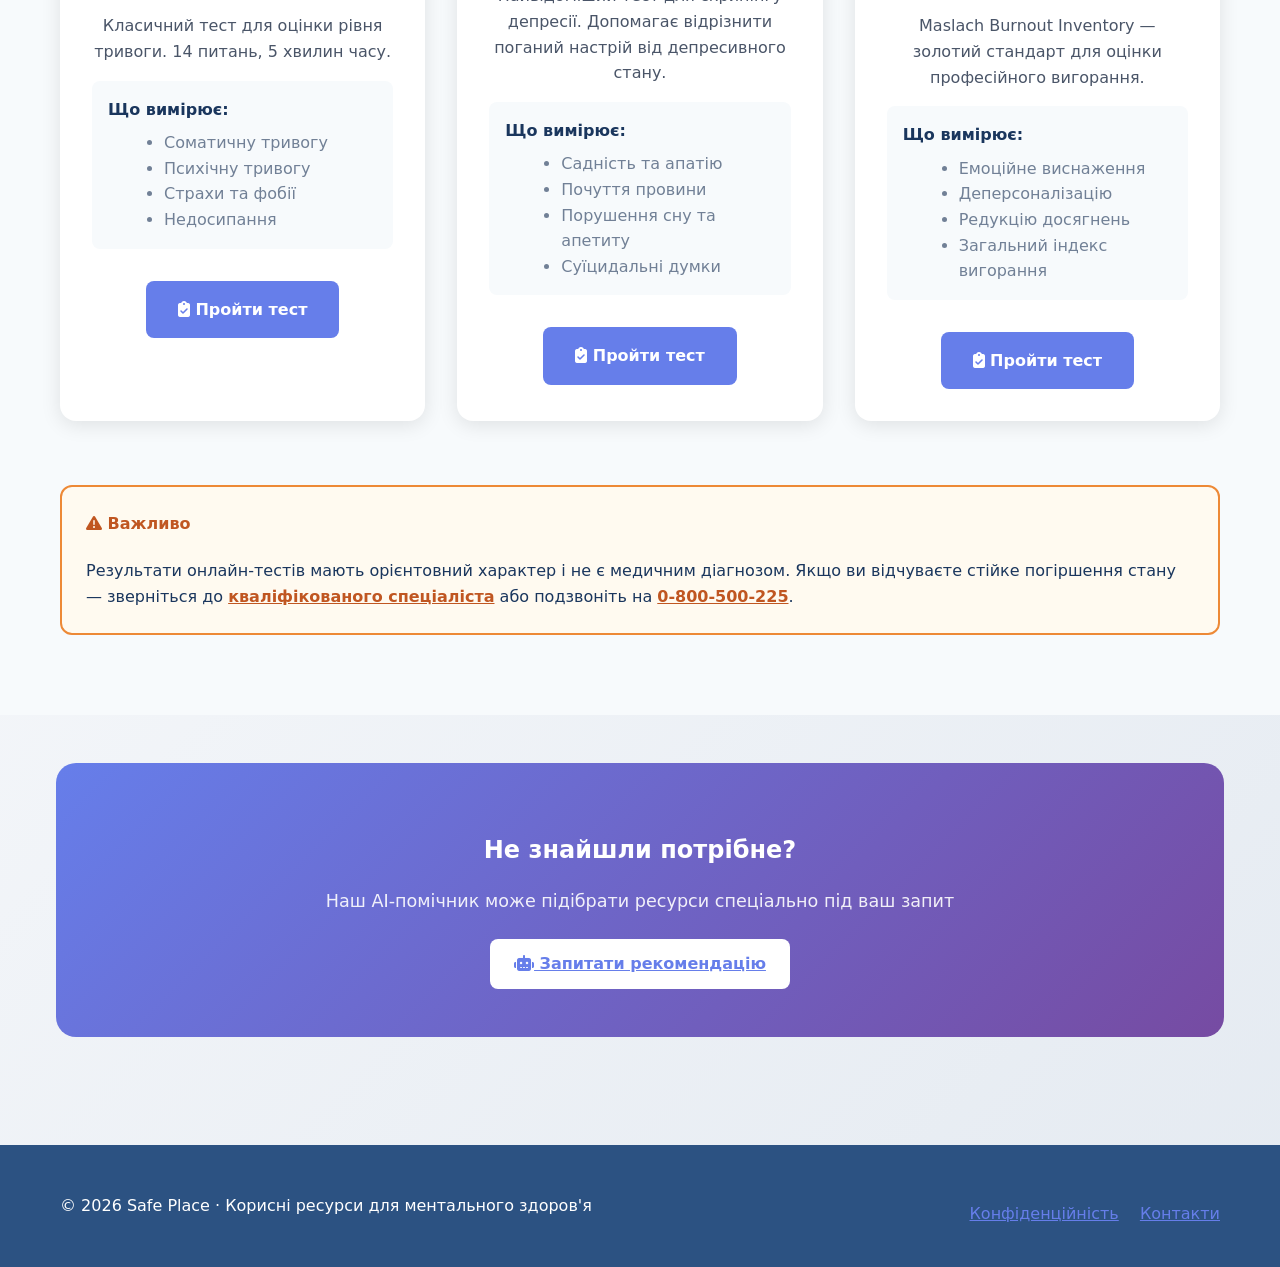
<file: resources.html>
<!DOCTYPE html>
<html lang="uk">
<head>
  <meta charset="UTF-8">
  <meta name="viewport" content="width=device-width, initial-scale=1.0">
  
  <title>Книги та подкасти про психологію | Ресурси для здоров'я</title>
  <meta name="description" content="	Перевірені ресурси: книги з психології, подкасти, додатки для ментального здоров'я. Тести на тривогу та депресію. Рекомендації від експертів Safe Place.">
  
  <link rel="canonical" href="https://kateryna-havryliuk.github.io/SafePlace_new_SEO/resources.html">
  
  <!-- Schema.org: ItemList (список ресурсів) + Book + CreativeWork -->
  <script type="application/ld+json">
  {
    "@context": "https://schema.org",
    "@type": "ItemList",
    "name": "Корисні ресурси для ментального здоров'я",
    "itemListElement": [
      {
        "@type": "ListItem",
        "position": 1,
        "item": {
          "@type": "Book",
          "name": "Дар Бороновська. «Вигорання»",
          "author": {
            "@type": "Person",
            "name": "Дар Бороновська"
          },
          "description": "Як розпізнати, запобігти та подолати емоційне вигорання"
        }
      },
      {
        "@type": "ListItem",
        "position": 2,
        "item": {
          "@type": "Book",
          "name": "Марк Менсон. «Тонке мистецтво пофігізму»",
          "author": {
            "@type": "Person",
            "name": "Марк Менсон"
          },
          "description": "Парадоксальний шлях до щасливого життя"
        }
      },
      {
        "@type": "ListItem",
        "position": 3,
        "item": {
          "@type": "CreativeWork",
          "name": "Подкаст «Психологія спрощено»",
          "creator": {
            "@type": "Organization",
            "name": "Українська психологічна спільнота"
          },
          "genre": "Podcast",
          "description": "Просто про складні психологічні теми"
        }
      }
    ]
  }
  </script>
  
  <!-- Schema.org: WebPage -->
  <script type="application/ld+json">
  {
    "@context": "https://schema.org",
    "@type": "WebPage",
    "name": "Корисні ресурси Safe Place",
    "description": "Підбірка книг, подкастів, додатків та тестів для ментального здоров'я"
  }
  </script>
  
  <!-- BreadcrumbList -->
  <script type="application/ld+json">
  {
    "@context": "https://schema.org",
    "@type": "BreadcrumbList",
    "itemListElement": [
      {
        "@type": "ListItem",
        "position": 1,
        "name": "Головна",
        "item": "https://kateryna-havryliuk.github.io/SafePlace_new_SEO/index.html"
      },
      {
        "@type": "ListItem",
        "position": 2,
        "name": "Корисні ресурси",
        "item": "https://kateryna-havryliuk.github.io/SafePlace_new_SEO/resources.html"
      }
    ]
  }
  </script>
  <link rel="alternate" hreflang="uk" href="https://kateryna-havryliuk.github.io/SafePlace_new_SEO/page.html" />
  <link rel="stylesheet" href="css/theme.css">
  <link rel="stylesheet" href="css/style.css">
  <link rel="stylesheet" href="https://cdnjs.cloudflare.com/ajax/libs/font-awesome/6.5.2/css/all.min.css">
  
  <style>
    .resources-hero { padding: 4rem 0; background: linear-gradient(135deg, #667eea 0%, #764ba2 100%); color: white; text-align: center; }
    .resources-tabs { display: flex; justify-content: center; gap: 1rem; margin: 2rem 0; flex-wrap: wrap; }
    .tab-btn { padding: 0.8rem 1.5rem; border-radius: 25px; background: white; color: #667eea; border: 2px solid #667eea; cursor: pointer; font-weight: 600; transition: all 0.3s; }
    .tab-btn:hover, .tab-btn.active { background: #667eea; color: white; }
    .resources-grid { display: grid; grid-template-columns: repeat(auto-fit, minmax(300px, 1fr)); gap: 2rem; padding: 2rem 0; }
    .resource-card { background: white; border-radius: 16px; padding: 2rem; box-shadow: 0 4px 20px rgba(0,0,0,0.1); transition: transform 0.3s; display: flex; flex-direction: column; }
    .resource-card:hover { transform: translateY(-5px); }
    .resource-icon { width: 60px; height: 60px; border-radius: 12px; display: flex; align-items: center; justify-content: center; font-size: 1.5rem; margin-bottom: 1rem; }
    .resource-card.book .resource-icon { background: #feebc8; color: #c05621; }
    .resource-card.app .resource-icon { background: #c6f6d5; color: #276749; }
    .resource-card.podcast .resource-icon { background: #e9d8fd; color: #6b46c1; }
    .resource-card.test .resource-icon { background: #bee3f8; color: #2c5282; }
    .resource-type { font-size: 0.75rem; text-transform: uppercase; letter-spacing: 0.5px; font-weight: 700; margin-bottom: 0.5rem; }
    .resource-card.book .resource-type { color: #c05621; }
    .resource-card.app .resource-type { color: #276749; }
    .resource-card.podcast .resource-type { color: #6b46c1; }
    .resource-card.test .resource-type { color: #2c5282; }
    .resource-title { font-size: 1.25rem; font-weight: 700; color: #2d3748; margin-bottom: 0.5rem; }
    .resource-author { color: #667eea; font-size: 0.9rem; margin-bottom: 1rem; }
    .resource-desc { color: #4a5568; line-height: 1.6; flex-grow: 1; margin-bottom: 1rem; }
    .resource-link { display: inline-flex; align-items: center; gap: 0.5rem; color: #667eea; font-weight: 600; text-decoration: none; }
    .resource-link:hover { color: #764ba2; }
    .rating { display: flex; gap: 0.25rem; margin-bottom: 1rem; }
    .rating i { color: #ecc94b; font-size: 0.875rem; }
    .test-section { background: #f7fafc; padding: 3rem 0; margin-top: 3rem; }
    .test-card { background: white; border-radius: 16px; padding: 2rem; text-align: center; box-shadow: 0 4px 20px rgba(0,0,0,0.1); }
    .test-btn { display: inline-block; margin-top: 1rem; padding: 1rem 2rem; background: #667eea; color: white; border-radius: 8px; text-decoration: none; font-weight: 600; }
    .disclaimer { background: #fffaf0; border: 2px solid #ed8936; border-radius: 12px; padding: 1.5rem; margin: 2rem 0; }
  </style>
</head>
<body>
  <header class="site-header">
    <div class="container header-content">
      <div class="brand">
        <div class="logo">🪷</div>
        <span>Safe Place</span>
      </div>
      <nav class="nav-links">
            <a href="index.html">Головна</a>
            <a href="chat.html">Поговорити</a>
            <a href="techniques.html">Техніки</a>
            <a href="blog.html">Блог</a>
            <a href="resources.html">Ресурси</a>
            <a href="about.html">Про нас</a>
            <a href="contact.html">Контакти</a>
            <a href="emergency.html" style="color: #e53e3e; font-weight: 600;">Екстрена допомога</a>
        </nav>
    </div>
  </header>

  <section class="resources-hero">
    <div class="container">
      <h1 style="font-size: 3rem; margin-bottom: 1rem;">Корисні ресурси від Safe Place</h1>
      <p style="font-size: 1.3rem; opacity: 0.9;">Книги, подкасти, додатки та тести, які рекомендують психологи</p>
    </div>
  </section>

  <section class="container">
    <div class="resources-tabs">
      <button class="tab-btn active" data-tab="all">Всі ресурси</button>
      <button class="tab-btn" data-tab="books">Книги</button>
      <button class="tab-btn" data-tab="apps">Додатки</button>
      <button class="tab-btn" data-tab="podcasts">Подкасти</button>
      <button class="tab-btn" data-tab="tests">Тести</button>
    </div>

    <div class="resources-grid">
      <!-- Книга 1 -->
      <div class="resource-card book" data-category="books">
        <div class="resource-icon">
          <i class="fas fa-book"></i>
        </div>
        <div class="resource-type">Книга</div>
        <h3 class="resource-title">«Прекрасні дрібниці. Поради на всі випадки життя»</h3>
        <div class="resource-author">Шерил Стрейд</div>
        <div class="rating">
          <i class="fas fa-star"></i>
          <i class="fas fa-star"></i>
          <i class="fas fa-star"></i>
          <i class="fas fa-star"></i>
          <i class="fas fa-star-half-alt"></i>
          <span style="color: #718096; margin-left: 0.5rem;">4.8/5</span>
        </div>
        <p class="resource-desc">
          Шерил Стрейд, авторка бестселерів, уже понад 10 років веде авторську колонку на літературному порталі The Rumpus, у якій ділиться своїми міркуваннями щодо найрізноманітніших життєвих ситуацій. Логічно пояснюючи емоції людей, ставлячись із розумінням та щирістю до кожного читача, згадуючи пережитий особисто й чужий досвід, додаючи дещицю гумору й багато співчуття, Шерил Стрейд допомогла багатьом читачам пережити складні часи, випливти на поверхню й побачити світло та берег посеред, здавалося б, суцільного океану страждань. Найцікавіші матеріали цієї колонки й стали основою книги, здатної допомогти подолати життєві труднощі.
        </p>
        <a href="https://book-ye.com.ua/nehudozhnja-literatura/gumanitarni-nauki/psykholohiya/prekrasni-dribnici-poradi-na-vsi-vipadki-zhittja/" target="_blank" rel="noopener" class="resource-link">
          Де придбати <i class="fas fa-external-link-alt"></i>
        </a>
      </div>

      <!-- Книга 2 -->
      <div class="resource-card book" data-category="books">
        <div class="resource-icon">
          <i class="fas fa-book"></i>
        </div>
        <div class="resource-type">Книга</div>
        <h3 class="resource-title">«Як впоратися зі стресом»</h3>
        <div class="resource-author">Ірина Зелінгер</div>
        <div class="rating">
          <i class="fas fa-star"></i>
          <i class="fas fa-star"></i>
          <i class="fas fa-star"></i>
          <i class="fas fa-star"></i>
          <i class="far fa-star"></i>
          <span style="color: #718096; margin-left: 0.5rem;">4.2/5</span>
        </div>
        <p class="resource-desc">
          Часто через проблеми на роботі та в особистому житті ми відчуваємо складні, неприємні емоції та почуття – тривогу, роздратування, невпевненість… І ми не можемо змінити те, що відбувається, адже не все залежить від нас. Однак у наших силах змінити своє ставлення та реакції – за допомогою розвитку емоційного інтелекту.
Рішення за вами: продовжувати страждати від тривоги або взяти емоції під свій контроль.
Ця книга для тих, хто втомився від постійного стресу і хоче навчитися використовувати його собі на користь.
Для тих, хто відчуває, що емоції керують їхнім життям, і хоче повернути контроль у свої руки.
Для тих, хто шукає практичні інструменти для особистісного зростання.
        </p>
        <a href="https://book-ye.com.ua/nehudozhnja-literatura/gumanitarni-nauki/psykholohiya/jak-vporatisja-zi-stresom/" target="_blank" rel="noopener" class="resource-link">
          Де придбати <i class="fas fa-external-link-alt"></i>
        </a>
      </div>

      <!-- Книга 3 -->
      <div class="resource-card book" data-category="books">
        <div class="resource-icon">
          <i class="fas fa-book"></i>
        </div>
        <div class="resource-type">Книга</div>
        <h3 class="resource-title">«Тією горою є ви. Як перетворити самосаботаж на самовдосконалення»</h3>
        <div class="resource-author">Бріанна Вест</div>
        <div class="rating">
          <i class="fas fa-star"></i>
          <i class="fas fa-star"></i>
          <i class="fas fa-star"></i>
          <i class="fas fa-star"></i>
          <i class="fas fa-star"></i>
          <span style="color: #718096; margin-left: 0.5rem;">5.0/5</span>
        </div>
        <p class="resource-desc">
          Книга " Тією горою є ви. Як перетворити самосаботаж на самовдосконалення" від Бріанни Вест - це надзвичайно корисний посібник для всіх тих, хто бореться з такою специфічною та вельми шкідливою звичкою як самосаботаж. Автор пропонує читачам поглянути на свої звички з нової, більш зрозумілої перспективи, заснованої на знаннях про фізіологію, психологію та науку про поведінку. Вона показує, як багато з наших звичок і реакцій ґрунтуються на підсвідомих процесах і змінити їх можна тільки тоді, коли ми зрозуміємо їх справжнє джерело.
Автор також дає поради, як розвинути свій емоційний інтелект, щоб краще контролювати свої емоції і знайти мотивацію для змін. Вона також ділиться своїми особистими історіями і досвідом, який допоміг їй самій здолати самосаботаж і досягти своїх цілей.
        </p>
        <a href="https://book-ye.com.ua/nehudozhnja-literatura/gumanitarni-nauki/psykholohiya/tiyeyu-horoyu-ye-vy-yak-peretvoryty-samosabotazh-na-samovdoskonalennya/?sc_content=35409_r2730v3295" target="_blank" rel="noopener" class="resource-link">
          Де придбати <i class="fas fa-external-link-alt"></i>
        </a>
      </div>

      <!-- Додаток 1 -->
      <div class="resource-card app" data-category="apps">
        <div class="resource-icon">
          <i class="fas fa-mobile-alt"></i>
        </div>
        <div class="resource-type">Додаток</div>
        <h3 class="resource-title">Headspace</h3>
        <div class="resource-author">Медитація та осознаність</div>
        <div class="rating">
          <i class="fas fa-star"></i>
          <i class="fas fa-star"></i>
          <i class="fas fa-star"></i>
          <i class="fas fa-star"></i>
          <i class="fas fa-star-half-alt"></i>
          <span style="color: #718096; margin-left: 0.5rem;">4.9/5</span>
        </div>
        <p class="resource-desc">
          Найпопулярніший додаток для медитації. Курси для початківців, сон, управління стресом. Частина контенту безкоштовна.
        </p>
        <a href="https://www.headspace.com/" target="_blank" rel="noopener" class="resource-link">
          Завантажити <i class="fas fa-external-link-alt"></i>
        </a>
      </div>

      <!-- Додаток 2 -->
      <div class="resource-card app" data-category="apps">
        <div class="resource-icon">
          <i class="fas fa-mobile-alt"></i>
        </div>
        <div class="resource-type">Додаток</div>
        <h3 class="resource-title">Sanvello</h3>
        <div class="resource-author">Терапія та трекінг настрою</div>
        <div class="rating">
          <i class="fas fa-star"></i>
          <i class="fas fa-star"></i>
          <i class="fas fa-star"></i>
          <i class="fas fa-star"></i>
          <i class="far fa-star"></i>
          <span style="color: #718096; margin-left: 0.5rem;">4.3/5</span>
        </div>
        <p class="resource-desc">
          Дневник настрою, CBT-техніки, спільнота підтримки. Спеціально створений для тривоги та депресії.
        </p>
        <a href="https://www.sanvello.com/" target="_blank" rel="noopener" class="resource-link">
          Завантажити <i class="fas fa-external-link-alt"></i>
        </a>
      </div>

      <!-- Подкаст 1 -->
      <div class="resource-card podcast" data-category="podcasts">
        <div class="resource-icon">
          <i class="fas fa-podcast"></i>
        </div>
        <div class="resource-type">Подкаст</div>
        <h3 class="resource-title">«Психологія спрощено»</h3>
        <div class="resource-author">Українська психологічна спільнота</div>
        <div class="rating">
          <i class="fas fa-star"></i>
          <i class="fas fa-star"></i>
          <i class="fas fa-star"></i>
          <i class="fas fa-star"></i>
          <i class="fas fa-star"></i>
          <span style="color: #718096; margin-left: 0.5rem;">4.9/5</span>
        </div>
        <p class="resource-desc">
          Просто про складні психологічні теми: травма, прив'язаність, емоційний інтелект, стосунки. Новий епізод щотижня.
        </p>
        <a href="https://soundcloud.com/psychologiyasprosheno" target="_blank" rel="noopener" class="resource-link">
          Слухати <i class="fas fa-external-link-alt"></i>
        </a>
      </div>

      <!-- Подкаст 2 -->
      <div class="resource-card podcast" data-category="podcasts">
        <div class="resource-icon">
          <i class="fas fa-podcast"></i>
        </div>
        <div class="resource-type">Подкаст</div>
        <h3 class="resource-title">«Терапія чай»</h3>
        <div class="resource-author">Подкаст про ментальне здоров'я</div>
        <div class="rating">
          <i class="fas fa-star"></i>
          <i class="fas fa-star"></i>
          <i class="fas fa-star"></i>
          <i class="fas fa-star"></i>
          <i class="fas fa-star-half-alt"></i>
          <span style="color: #718096; margin-left: 0.5rem;">4.7/5</span>
        </div>
        <p class="resource-desc">
          Розмови про терапію, саморозвиток та життя. Без психологічного жаргону — як розмова з подругою за чаєм.
        </p>
        <a href="https://www.youtube.com/c/ТерапіяЧай" target="_blank" rel="noopener" class="resource-link">
          Слухати <i class="fas fa-external-link-alt"></i>
        </a>
      </div>
    </div>
  </section>

  <section class="test-section">
    <div class="container">
      <h2 class="section-title" style="text-align: center;">Самодіагностика</h2>
      <p style="text-align: center; color: #4a5568; margin-bottom: 2rem;">Тести не замінюють діагноз лікаря, але допомагають зрозуміти свій стан</p>
      
      <div class="resources-grid">
        <div class="test-card">
          <div style="font-size: 3rem; margin-bottom: 1rem;">😰</div>
          <h3>Шкала тривоги Гамільтона (HARS)</h3>
          <p style="color: #4a5568; margin-bottom: 1rem;">
            Класичний тест для оцінки рівня тривоги. 14 питань, 5 хвилин часу.
          </p>
          <div style="background: #f7fafc; padding: 1rem; border-radius: 8px; margin-bottom: 1rem; text-align: left;">
            <strong>Що вимірює:</strong>
            <ul style="margin: 0.5rem 0 0 1rem; color: #718096;">
              <li>Соматичну тривогу</li>
              <li>Психічну тривогу</li>
              <li>Страхи та фобії</li>
              <li>Недосипання</li>
            </ul>
          </div>
          <a href="https://www.testometrika.com/ru/personality-and-temper/test-hamiltona-dlya-opredeleniya-urovnya-trevozhnosti/" target="_blank" rel="noopener" class="test-btn">
            <i class="fas fa-clipboard-check"></i> Пройти тест
          </a>
        </div>

        <div class="test-card">
          <div style="font-size: 3rem; margin-bottom: 1rem;">😔</div>
          <h3>Шкала депресії Бека (BDI)</h3>
          <p style="color: #4a5568; margin-bottom: 1rem;">
            Найвідоміший тест для скринінгу депресії. Допомагає відрізнити поганий настрій від депресивного стану.
          </p>
          <div style="background: #f7fafc; padding: 1rem; border-radius: 8px; margin-bottom: 1rem; text-align: left;">
            <strong>Що вимірює:</strong>
            <ul style="margin: 0.5rem 0 0 1rem; color: #718096;">
              <li>Садність та апатію</li>
              <li>Почуття провини</li>
              <li>Порушення сну та апетиту</li>
              <li>Суїцидальні думки</li>
            </ul>
          </div>
          <a href="https://www.testometrika.com/ru/personality-and-temper/shkala-depressii-beka/" target="_blank" rel="noopener" class="test-btn">
            <i class="fas fa-clipboard-check"></i> Пройти тест
          </a>
        </div>

        <div class="test-card">
          <div style="font-size: 3rem; margin-bottom: 1rem;">🔥</div>
          <h3>Тест на емоційне вигорання (MBI)</h3>
          <p style="color: #4a5568; margin-bottom: 1rem;">
            Maslach Burnout Inventory — золотий стандарт для оцінки професійного вигорання.
          </p>
          <div style="background: #f7fafc; padding: 1rem; border-radius: 8px; margin-bottom: 1rem; text-align: left;">
            <strong>Що вимірює:</strong>
            <ul style="margin: 0.5rem 0 0 1rem; color: #718096;">
              <li>Емоційне виснаження</li>
              <li>Деперсоналізацію</li>
              <li>Редукцію досягнень</li>
              <li>Загальний індекс вигорання</li>
            </ul>
          </div>
          <a href="https://www.testometrika.com/ru/personality-and-temper/test-na-professionalnoe-vygoranie/" target="_blank" rel="noopener" class="test-btn">
            <i class="fas fa-clipboard-check"></i> Пройти тест
          </a>
        </div>
      </div>

      <div class="disclaimer">
        <h4 style="margin-top: 0; color: #c05621;"><i class="fas fa-exclamation-triangle"></i> Важливо</h4>
        <p style="margin-bottom: 0;">
          Результати онлайн-тестів мають орієнтовний характер і не є медичним діагнозом. 
          Якщо ви відчуваєте стійке погіршення стану — зверніться до 
          <a href="emergency.html" style="color: #c05621; font-weight: 600;">кваліфікованого спеціаліста</a> 
          або подзвоніть на <a href="tel:0800500225" style="color: #c05621; font-weight: 600;">0-800-500-225</a>.
        </p>
      </div>
    </div>
  </section>

  <section class="container" style="padding: 3rem 1rem;">
    <div style="background: linear-gradient(135deg, #667eea 0%, #764ba2 100%); color: white; padding: 3rem; border-radius: 20px; text-align: center;">
      <h2 style="margin-bottom: 1rem;">Не знайшли потрібне?</h2>
      <p style="font-size: 1.1rem; opacity: 0.9; margin-bottom: 1.5rem;">
        Наш AI-помічник може підібрати ресурси спеціально під ваш запит
      </p>
      <a href="chat.html" class="btn-primary" style="display: inline-block; background: white; color: #667eea;">
        <i class="fas fa-robot"></i> Запитати рекомендацію
      </a>
    </div>
  </section>

  <footer class="footer">
    <div class="container footer-content">
      <div class="footer-text">© 2026 Safe Place · Корисні ресурси для ментального здоров'я</div>
      <div style="margin-top: 1rem;">
        <a href="privacy.html" style="color: #667eea; margin-right: 1rem;">Конфіденційність</a>
        <a href="contact.html" style="color: #667eea;">Контакти</a>
      </div>
    </div>
  </footer>

  <script>
    // Проста фільтрація без реєстрації
    document.querySelectorAll('.tab-btn').forEach(btn => {
      btn.addEventListener('click', function() {
        document.querySelectorAll('.tab-btn').forEach(b => b.classList.remove('active'));
        this.classList.add('active');
        
        const filter = this.dataset.tab;
        document.querySelectorAll('.resource-card').forEach(card => {
          if (filter === 'all' || card.dataset.category === filter) {
            card.style.display = 'flex';
          } else {
            card.style.display = 'none';
          }
        });
      });
    });
  </script>
</body>

</html>
</file>
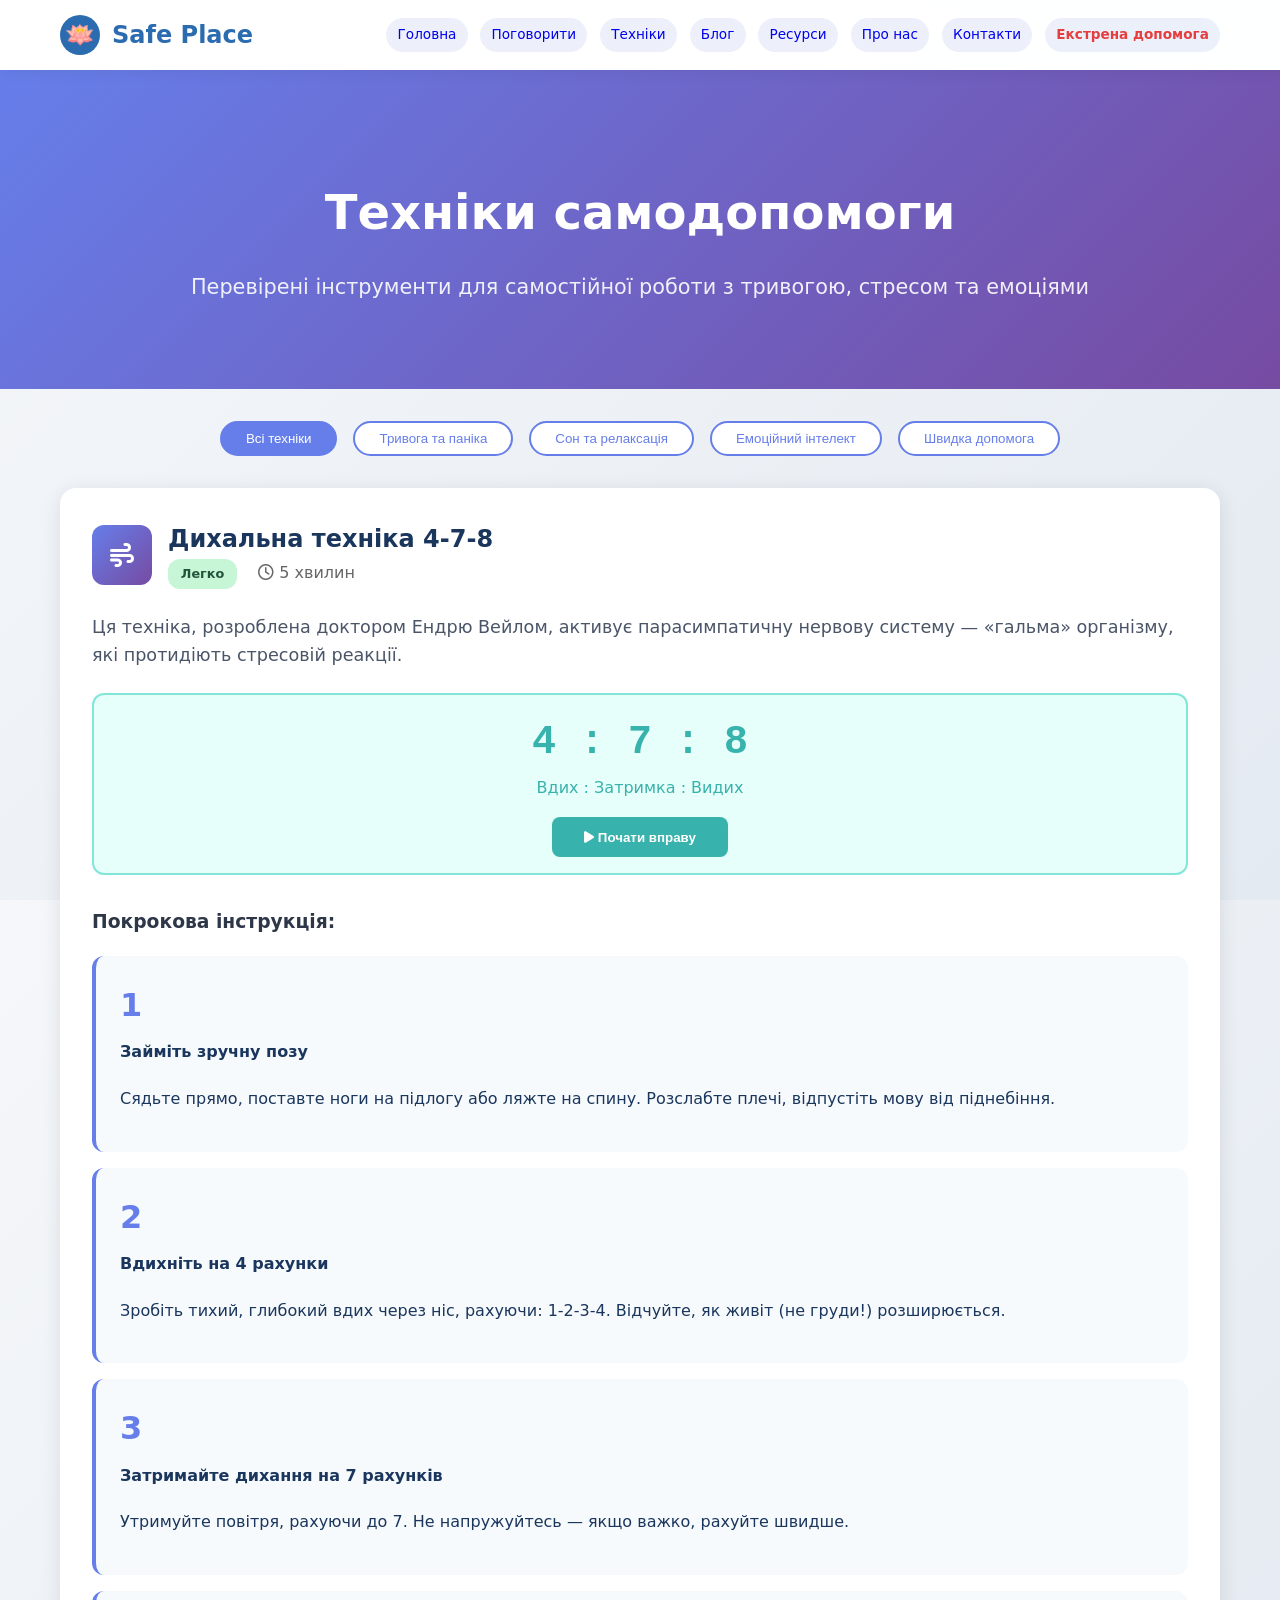
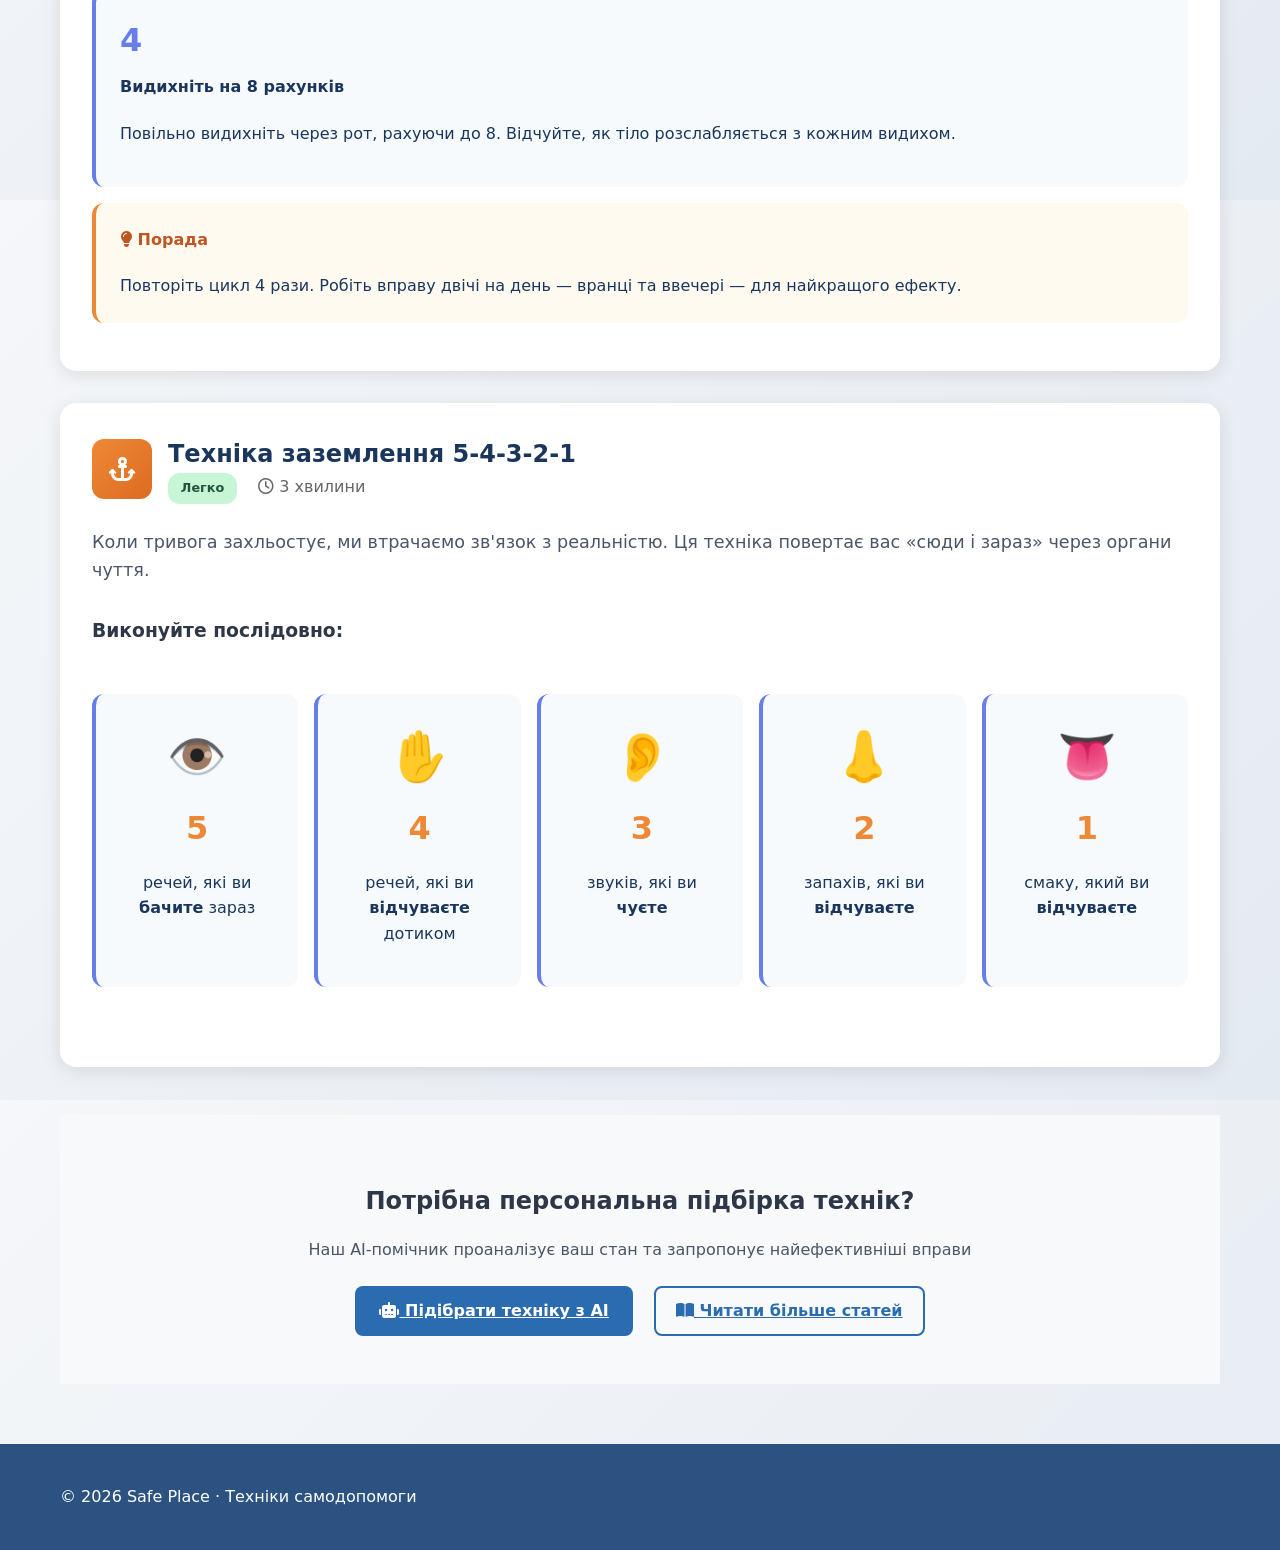
<file: techniques.html>
<!DOCTYPE html>
<html lang="uk">
<head>
  <meta charset="UTF-8">
  <meta name="viewport" content="width=device-width, initial-scale=1.0">
  <title>Техніки самодопомоги | Дихання, заземлення | Safe Place</title>
  <meta name="description" content="10+ перевірених технік самодопомоги: дихання 4-7-8, прогресивна релаксація, метод 5-4-3-2-1. Покрокові інструкції для зняття стресу та паніки. Спробуйте зараз!">
  <link rel="alternate" hreflang="uk" href="https://kateryna-havryliuk.github.io/SafePlace_new_SEO/page.html" />
  <link rel="canonical" href="https://kateryna-havryliuk.github.io/SafePlace_new_SEO/techniques.html">
  
  <!-- Schema.org: HowTo (для кожної техніки) -->
  <script type="application/ld+json">
  {
    "@context": "https://schema.org",
    "@type": "HowTo",
    "name": "Дихальна техніка 4-7-8 для зменшення тривоги",
    "description": "Проста дихальна вправа для швидкого заспокоєння нервової системи",
    "image": "https://kateryna-havryliuk.github.io/SafePlace_new_SEO/images/breathing-technique.jpg",
    "totalTime": "PT5M",
    "estimatedCost": {
      "@type": "MonetaryAmount",
      "currency": "UAH",
      "value": "0"
    },
    "step": [
      {
        "@type": "HowToStep",
        "name": "Займіть зручну позу",
        "text": "Сядьте прямо або ляжте на спину. Розслабте плечі та щелепу.",
        "url": "https://kateryna-havryliuk.github.io/SafePlace_new_SEO/techniques.html#step1"
      },
      {
        "@type": "HowToStep",
        "name": "Вдих на 4 рахунки",
        "text": "Зробіть повільний, глибокий вдих через ніс, рахуючи до 4.",
        "url": "https://kateryna-havryliuk.github.io/SafePlace_new_SEO/techniques.html#step2"
      },
      {
        "@type": "HowToStep",
        "name": "Затримка на 7 рахунків",
        "text": "Затримайте дихання, рахуючи до 7. Не напружуйтесь.",
        "url": "https://kateryna-havryliuk.github.io/SafePlace_new_SEO/techniques.html#step3"
      },
      {
        "@type": "HowToStep",
        "name": "Видих на 8 рахунків",
        "text": "Повільно видихніть через рот, рахуючи до 8. Відчуйте, як тіло розслабляється.",
        "url": "https://kateryna-havryliuk.github.io/SafePlace_new_SEO/techniques.html#step4"
      }
    ]
  }
  </script>
  
  <!-- Schema.org: ItemList (список технік) -->
  <script type="application/ld+json">
  {
    "@context": "https://schema.org",
    "@type": "ItemList",
    "itemListElement": [
      {
        "@type": "ListItem",
        "position": 1,
        "name": "Дихальна техніка 4-7-8",
        "url": "https://kateryna-havryliuk.github.io/SafePlace_new_SEO/techniques.html#breathing"
      },
      {
        "@type": "ListItem",
        "position": 2,
        "name": "Техніка 5-4-3-2-1 (заземлення)",
        "url": "https://kateryna-havryliuk.github.io/SafePlace_new_SEO/techniques.html#grounding"
      },
      {
        "@type": "ListItem",
        "position": 3,
        "name": "Прогресивна м'язова релаксація",
        "url": "https://kateryna-havryliuk.github.io/SafePlace_new_SEO/techniques.html#pmr"
      },
      {
        "@type": "ListItem",
        "position": 4,
        "name": "Візуалізація безпечного місця",
        "url": "https://kateryna-havryliuk.github.io/SafePlace_new_SEO/techniques.html#visualization"
      }
    ]
  }
  </script>
  
  <!-- BreadcrumbList -->
  <script type="application/ld+json">
  {
    "@context": "https://schema.org",
    "@type": "BreadcrumbList",
    "itemListElement": [
      {
        "@type": "ListItem",
        "position": 1,
        "name": "Головна",
        "item": "https://kateryna-havryliuk.github.io/SafePlace_new_SEO/index.html"
      },
      {
        "@type": "ListItem",
        "position": 2,
        "name": "Техніки самодопомоги",
        "item": "https://kateryna-havryliuk.github.io/SafePlace_new_SEO/techniques.html"
      }
    ]
  }
  </script>
  
  <link rel="stylesheet" href="css/theme.css">
  <link rel="stylesheet" href="css/style.css">
  <link rel="stylesheet" href="https://cdnjs.cloudflare.com/ajax/libs/font-awesome/6.5.2/css/all.min.css">
  
  <style>
    .techniques-hero { padding: 4rem 0; background: linear-gradient(135deg, #667eea 0%, #764ba2 100%); color: white; text-align: center; }
    .techniques-categories { display: flex; justify-content: center; gap: 1rem; margin: 2rem 0; flex-wrap: wrap; }
    .category-pill { padding: 0.5rem 1.5rem; border-radius: 25px; background: white; color: #667eea; border: 2px solid #667eea; cursor: pointer; transition: all 0.3s; }
    .category-pill:hover, .category-pill.active { background: #667eea; color: white; }
    .technique-detail { background: white; border-radius: 16px; padding: 2rem; margin: 2rem 0; box-shadow: 0 4px 20px rgba(0,0,0,0.1); }
    .technique-header { display: flex; align-items: center; gap: 1rem; margin-bottom: 1.5rem; }
    .technique-icon-large { width: 60px; height: 60px; background: linear-gradient(135deg, #667eea, #764ba2); border-radius: 12px; display: flex; align-items: center; justify-content: center; color: white; font-size: 1.5rem; }
    .difficulty-badge { display: inline-block; padding: 0.3rem 0.8rem; border-radius: 12px; font-size: 0.8rem; font-weight: 600; }
    .difficulty-easy { background: #c6f6d5; color: #22543d; }
    .difficulty-medium { background: #feebc8; color: #744210; }
    .step-card { background: #f7fafc; border-radius: 12px; padding: 1.5rem; margin: 1rem 0; border-left: 4px solid #667eea; }
    .step-number-large { font-size: 2rem; font-weight: 800; color: #667eea; margin-bottom: 0.5rem; }
    .timer-box { background: #e6fffa; border: 2px solid #81e6d9; border-radius: 12px; padding: 1rem; text-align: center; margin: 1rem 0; }
    .timer-display { font-size: 2.5rem; font-weight: 700; color: #38b2ac; font-family: monospace; }
    .cta-section { background: #f8f9fa; padding: 3rem 0; text-align: center; margin-top: 3rem; }
  </style>
</head>
<body>
  <header class="site-header">
    <div class="container header-content">
      <div class="brand">
        <div class="logo">🪷</div>
        <span>Safe Place</span>
      </div>
      <nav class="nav-links">
            <a href="index.html">Головна</a>
            <a href="chat.html">Поговорити</a>
            <a href="techniques.html">Техніки</a>
            <a href="blog.html">Блог</a>
            <a href="resources.html">Ресурси</a>
            <a href="about.html">Про нас</a>
            <a href="contact.html">Контакти</a>
            <a href="emergency.html" style="color: #e53e3e; font-weight: 600;">Екстрена допомога</a>
     </nav>
    </div>
  </header>

  <section class="techniques-hero">
    <div class="container">
      <h1 style="font-size: 3rem; margin-bottom: 1rem;">Техніки самодопомоги</h1>
      <p style="font-size: 1.3rem; opacity: 0.9;">Перевірені інструменти для самостійної роботи з тривогою, стресом та емоціями</p>
    </div>
  </section>

  <section class="container">
    <div class="techniques-categories">
      <button class="category-pill active">Всі техніки</button>
      <button class="category-pill">Тривога та паніка</button>
      <button class="category-pill">Сон та релаксація</button>
      <button class="category-pill">Емоційний інтелект</button>
      <button class="category-pill">Швидка допомога</button>
    </div>

    <!-- Техніка 1: Дихання 4-7-8 -->
    <div class="technique-detail" id="breathing">
      <div class="technique-header">
        <div class="technique-icon-large">
          <i class="fas fa-wind"></i>
        </div>
        <div>
          <h2 style="margin: 0;">Дихальна техніка 4-7-8</h2>
          <span class="difficulty-badge difficulty-easy">Легко</span>
          <span style="color: #666; margin-left: 1rem;"><i class="far fa-clock"></i> 5 хвилин</span>
        </div>
      </div>
      
      <p style="color: #4a5568; font-size: 1.1rem; margin-bottom: 1.5rem;">
        Ця техніка, розроблена доктором Ендрю Вейлом, активує парасимпатичну нервову систему — «гальма» організму, які протидіють стресовій реакції.
      </p>
      
      <div class="timer-box">
        <div class="timer-display" id="breathingTimer">4 : 7 : 8</div>
        <p style="margin: 0; color: #38b2ac;">Вдих : Затримка : Видих</p>
        <button onclick="startBreathingTimer()" style="margin-top: 1rem; padding: 0.8rem 2rem; background: #38b2ac; color: white; border: none; border-radius: 8px; cursor: pointer; font-weight: 600;">
          <i class="fas fa-play"></i> Почати вправу
        </button>
      </div>
      
      <h3 style="color: #2d3748; margin-top: 2rem;">Покрокова інструкція:</h3>
      
      <div class="step-card" id="step1">
        <div class="step-number-large">1</div>
        <h4 style="margin-top: 0;">Займіть зручну позу</h4>
        <p>Сядьте прямо, поставте ноги на підлогу або ляжте на спину. Розслабте плечі, відпустіть мову від піднебіння.</p>
      </div>
      
      <div class="step-card" id="step2">
        <div class="step-number-large">2</div>
        <h4 style="margin-top: 0;">Вдихніть на 4 рахунки</h4>
        <p>Зробіть тихий, глибокий вдих через ніс, рахуючи: 1-2-3-4. Відчуйте, як живіт (не груди!) розширюється.</p>
      </div>
      
      <div class="step-card" id="step3">
        <div class="step-number-large">3</div>
        <h4 style="margin-top: 0;">Затримайте дихання на 7 рахунків</h4>
        <p>Утримуйте повітря, рахуючи до 7. Не напружуйтесь — якщо важко, рахуйте швидше.</p>
      </div>
      
      <div class="step-card" id="step4">
        <div class="step-number-large">4</div>
        <h4 style="margin-top: 0;">Видихніть на 8 рахунків</h4>
        <p>Повільно видихніть через рот, рахуючи до 8. Відчуйте, як тіло розслабляється з кожним видихом.</p>
      </div>
      
      <div class="step-card" style="background: #fffaf0; border-left-color: #ed8936;">
        <h4 style="margin-top: 0; color: #c05621;"><i class="fas fa-lightbulb"></i> Порада</h4>
        <p style="margin-bottom: 0;">Повторіть цикл 4 рази. Робіть вправу двічі на день — вранці та ввечері — для найкращого ефекту.</p>
      </div>
    </div>

    <!-- Техніка 2: 5-4-3-2-1 -->
    <div class="technique-detail" id="grounding">
      <div class="technique-header">
        <div class="technique-icon-large" style="background: linear-gradient(135deg, #ed8936, #dd6b20);">
          <i class="fas fa-anchor"></i>
        </div>
        <div>
          <h2 style="margin: 0;">Техніка заземлення 5-4-3-2-1</h2>
          <span class="difficulty-badge difficulty-easy">Легко</span>
          <span style="color: #666; margin-left: 1rem;"><i class="far fa-clock"></i> 3 хвилини</span>
        </div>
      </div>
      
      <p style="color: #4a5568; font-size: 1.1rem;">
        Коли тривога захльостує, ми втрачаємо зв'язок з реальністю. Ця техніка повертає вас «сюди і зараз» через органи чуття.
      </p>
      
      <h3 style="color: #2d3748; margin-top: 2rem;">Виконуйте послідовно:</h3>
      
      <div style="display: grid; grid-template-columns: repeat(auto-fit, minmax(200px, 1fr)); gap: 1rem; margin: 2rem 0;">
        <div class="step-card" style="text-align: center;">
          <div style="font-size: 3rem; margin-bottom: 0.5rem;">👁️</div>
          <div class="step-number-large" style="color: #ed8936;">5</div>
          <p>речей, які ви <strong>бачите</strong> зараз</p>
        </div>
        <div class="step-card" style="text-align: center;">
          <div style="font-size: 3rem; margin-bottom: 0.5rem;">✋</div>
          <div class="step-number-large" style="color: #ed8936;">4</div>
          <p>речей, які ви <strong>відчуваєте</strong> дотиком</p>
        </div>
        <div class="step-card" style="text-align: center;">
          <div style="font-size: 3rem; margin-bottom: 0.5rem;">👂</div>
          <div class="step-number-large" style="color: #ed8936;">3</div>
          <p>звуків, які ви <strong>чуєте</strong></p>
        </div>
        <div class="step-card" style="text-align: center;">
          <div style="font-size: 3rem; margin-bottom: 0.5rem;">👃</div>
          <div class="step-number-large" style="color: #ed8936;">2</div>
          <p>запахів, які ви <strong>відчуваєте</strong></p>
        </div>
        <div class="step-card" style="text-align: center;">
          <div style="font-size: 3rem; margin-bottom: 0.5rem;">👅</div>
          <div class="step-number-large" style="color: #ed8936;">1</div>
          <p>смаку, який ви <strong>відчуваєте</strong></p>
        </div>
      </div>
    </div>

    <div class="cta-section">
      <h2 style="color: #2d3748; margin-bottom: 1rem;">Потрібна персональна підбірка технік?</h2>
      <p style="color: #4a5568; margin-bottom: 1.5rem;">Наш AI-помічник проаналізує ваш стан та запропонує найефективніші вправи</p>
      <a href="chat.html" class="btn-primary" style="display: inline-block; margin-right: 1rem;">
        <i class="fas fa-robot"></i> Підібрати техніку з AI
      </a>
      <a href="blog.html" class="btn-secondary" style="display: inline-block;">
        <i class="fas fa-book-open"></i> Читати більше статей
      </a>
    </div>
  </section>

  <footer class="footer">
    <div class="container footer-content">
      <div class="footer-text">© 2026 Safe Place · Техніки самодопомоги</div>
    </div>
  </footer>

  <script>
    function startBreathingTimer() {
      alert('Таймер дихання активовано! Слідкуйте за інструкціями на екрані.');
      // Тут можна додати реальний таймер
    }
  </script>
</body>

</html>
</file>
<file: css/theme.css>
/* Оголошення CSS змінних для світлої теми (за замовчуванням) */
:root {
  /* Light theme (default) */
  --bg: #f8f9fa; /* Основний фон */
  --bg-gradient: linear-gradient(135deg, #f5f7fa 0%, #e4eaf1 100%); /* Градієнт фону */
  --ink: #1a365d; /* Основний колір тексту */
  --muted: #718096; /* Приглушений колір тексту */
  --brand: #2b6cb0; /* Брендовий колір (основний синій) */
  --brand-dark: #2c5282; /* Темніший відтінок бренду */
  --brand-light: #4299e1; /* Світліший відтінок бренду */
  --card: #ffffff; /* Фон для карток, модальних вікон */
  --ring: #e2e8f0; /* Колір для рамок, роздільників */
  --ok: #38a169; /* Колір для позитивного статусу (OK, успіх) */
  --warn: #e53e3e; /* Колір для попереджень, помилок */
  --accent: #d53f8c; /* Акцентний колір */
  --radius: 16px; /* Радіус скруглення кутів */
  --radius-lg: 20px; /* Більший радіус скруглення */
  --primary-light: rgba(59, 130, 246, 0.1);
  --primary-dark: #2563eb;
  --bg-hover: #f7fafc;
  --shadow: 0 10px 30px rgba(26, 54, 93, 0.08); /* Тінь за замовчуванням */
  --shadow-hover: 0 15px 40px rgba(26, 54, 93, 0.12); /* Тінь при наведенні */
  --transition: all 0.3s ease; /* Загальна трансіція для анімацій */
  
  /* Chat specific */
  --primary-color: #7e6dfa; /* Основний колір для чату (фіолетовий) */
  --primary-dark: #6a58f5; /* Темніший основний колір */
  --user-msg-bg: #e3eeff; /* Фон повідомлень користувача */
  --bot-msg-bg: #f5f8ff; /* Фон повідомлень бота */
  --critical-color: #ff4757; /* Колір для критичних елементів */
  --sidebar-bg: #f8fafc; /* Фон бічної панелі */
  --input-bg: #f9fafc; /* Фон полів вводу */
  --border: #e2e8f0; /* Колір рамок */
  
  /* Analytics specific */
  --stat-card-bg: linear-gradient(135deg, #667eea 0%, #764ba2 100%); /* Фон для карток статистики */
  --insight-bg: #e3f2fd; /* Фон для інсайтів */
  --chart-bg: #ffffff; /* Фон для графіків */
}
/* Темна тема */
[data-theme="dark"] {
  --bg: #0f172a; /* Темний основний фон */
  --bg-gradient: linear-gradient(135deg, #0f172a 0%, #1e293b 100%); /* Темний градієнт фону */
  --ink: #f1f5f9; /* Світлий основний колір тексту */
  --muted: #94a3b8; /* Темний приглушений колір тексту */
  --brand: #3b82f6; /* Брендовий колір для темної теми */
  --brand-dark: #2563eb;
  --brand-light: #60a5fa;
  --card: #1e293b; /* Темний фон для карток */
  --ring: #334155; /* Темний колір для рамок */
  --ok: #10b981;
  --warn: #ef4444;
  --accent: #ec4899;
  --primary-light: rgba(59, 130, 246, 0.2);
  --primary-dark: #3b82f6;
  --bg-hover: #2d3748;
  --shadow: 0 10px 30px rgba(0, 0, 0, 0.3); /* Темніші тіні */
  --shadow-hover: 0 15px 40px rgba(0, 0, 0, 0.4);
  
  /* Chat specific dark */
  --primary-color: #8b7bff;
  --primary-dark: #7a68fa;
  --user-msg-bg: #2d3748;
  --bot-msg-bg: #1a202c;
  --critical-color: #fc8181;
  --sidebar-bg: #1a202c;
  --input-bg: #2d3748;
  --border: #4a5568;
  
  /* Analytics specific dark */
  --stat-card-bg: linear-gradient(135deg, #4c6ef5 0%, #3b5bdb 100%);
  --insight-bg: #1e3a5f;
  --chart-bg: #1a202c;
}

/* ====== BASE THEME STYLES ====== */
/* Глобальні стилі, що застосовують плавні переходи для тем */
* {
  box-sizing: border-box;
  transition: background-color 0.3s ease, color 0.3s ease, border-color 0.3s ease;
}

html, body {
  height: 100%;
  margin: 0;
  padding: 0;
}

/* Застосування змінних теми до body */
body {
  background: var(--bg-gradient);
  color: var(--ink);
  font-family: 'Inter', system-ui, -apple-system, sans-serif;
  line-height: 1.6;
  transition: background 0.3s ease, color 0.3s ease;
}


/* ====== COMMON COMPONENTS ====== */
/* Загальні стилі для карток, модалок тощо, що використовують змінні теми */
.card, .modal, .talk-box, .feature-card, .blog-card, 
.chart-container, .login-prompt, .insight-item {
  background: var(--card);
  color: var(--ink);
  border: 1px solid var(--border);
  transition: var(--transition);
}

/* Стилі для полів вводу */
input, textarea, select {
  background: var(--input-bg);
  color: var(--ink);
  border: 1px solid var(--border);
  border-radius: 8px;
  padding: 12px 16px;
  font-size: 16px;
  transition: var(--transition);
}

input:focus, textarea:focus, select:focus {
  border-color: var(--brand);
  outline: none;
  box-shadow: 0 0 0 3px rgba(59, 130, 246, 0.1); /* Світіння при фокусі */
}

/* Загальні стилі для кнопок */
button {
  transition: var(--transition);
  cursor: pointer;
}

/* Стилі для первинної кнопки */
.btn-primary {
  background: var(--brand);
  color: white;
  border: none;
  border-radius: 8px;
  padding: 12px 24px;
  font-weight: 600;
}

.btn-primary:hover {
  background: var(--brand-dark);
  transform: translateY(-1px); /* Ефект підйому */
}

/* Стилі для вторинної кнопки */
.btn-secondary {
  background: transparent;
  color: var(--brand);
  border: 2px solid var(--brand);
  border-radius: 8px;
  padding: 10px 20px;
  font-weight: 600;
}

.btn-secondary:hover {
  background: rgba(59, 130, 246, 0.1);
}

/* Стилізація скроллбару для Webkit-браузерів (Chrome, Safari, Edge) */
::-webkit-scrollbar {
  width: 8px; /* Ширина скроллбару */
}

::-webkit-scrollbar-track {
  background: var(--bg); /* Колір доріжки */
}

::-webkit-scrollbar-thumb {
  background: var(--muted); /* Колір повзунка */
  border-radius: 4px;
}

::-webkit-scrollbar-thumb:hover {
  background: var(--brand); /* Колір повзунка при наведенні */
}

:root {
    --primary-color: #667eea;
    --accent-color: #764ba2;
    --text-color: #2d3748;
    --border-color: #e2e8f0;
    --warn: #e53e3e;
    --bg-hover: #f7fafc;
}

[data-theme="dark"] {
    --text-color: #f7fafc;
    --border-color: #4a5568;
    --bg-hover: #2d3748;
}

/* Стилі для меню користувача */
.user-menu {
    display: flex;
    align-items: center;
    gap: 1rem;
}

.user-info {
    display: flex;
    align-items: center;
    gap: 0.75rem;
}

.user-avatar {
    width: 40px;
    height: 40px;
    border-radius: 50%;
    background: linear-gradient(135deg, var(--primary-color), var(--accent-color));
    display: flex;
    align-items: center;
    justify-content: center;
    color: white;
    font-weight: 600;
    font-size: 1.1rem;
    border: 2px solid var(--border-color);
    flex-shrink: 0;
    cursor: pointer;
    transition: all 0.3s ease;
    overflow: hidden;
}

.user-avatar:hover {
    transform: scale(1.05);
    box-shadow: 0 4px 12px rgba(0,0,0,0.15);
}

.user-avatar.has-photo {
    background: none;
    border: none;
}

.user-avatar img {
    width: 100%;
    height: 100%;
    object-fit: cover;
    border-radius: 50%;
}

.user-name-btn {
    background: var(--brand);
    color: white;
    border: none;
    padding: 0.5rem 1rem;
    border-radius: 8px;
    cursor: pointer;
    font-weight: 500;
    transition: all 0.3s ease;
    display: flex;
    align-items: center;
    gap: 0.5rem;
    white-space: nowrap;
}

.user-name-btn:hover {
    background: var(--brand-dark);
    transform: translateY(-1px);
}

.btn-logout {
    background: transparent;
    color: var(--text-color);
    border: 1px solid var(--border-color);
    padding: 0.5rem 1rem;
    border-radius: 8px;
    cursor: pointer;
    font-weight: 500;
    transition: all 0.3s ease;
    display: flex;
    align-items: center;
    gap: 0.5rem;
}

.btn-logout:hover {
    background: var(--warn);
    color: white;
    border-color: var(--warn);
}

/* Адаптивність для мобільних */
@media (max-width: 768px) {
    .user-menu {
        gap: 0.5rem;
    }
    
    .user-avatar {
        width: 35px;
        height: 35px;
        font-size: 1rem;
    }
    
    .user-name-btn span {
        display: none; /* Приховуємо ім'я на мобільних */
    }
    
    .btn-logout span {
        display: none; /* Приховуємо текст "Вийти" на мобільних */
    }
}
</file>
<file: css/style.css>
/* ====== LAYOUT & COMPONENTS ====== */
.container {
  max-width: 1200px;
  margin: 0 auto;
  padding: 0 20px;
}

/* ====== HEADER ====== */
.site-header {
  position: sticky;
  top: 0;
  z-index: 100;
  background: rgba(255, 255, 255, 0.95); /* Напівпрозорий білий */
  backdrop-filter: blur(10px); /* Ефект розмиття фону під шапкою */
  color: var(--ink);
  box-shadow: 0 4px 12px rgba(0, 0, 0, 0.05);
  padding: 15px 0;
}

[data-theme="dark"] .site-header {
  background: rgba(30, 41, 59, 0.95); /* Напівпрозорий темний */
}

.header-content {
  display: flex;
  justify-content: space-between;
  align-items: center;
}

.brand {
  display: flex;
  align-items: center;
  gap: 12px;
  font-weight: 800;
  font-size: 24px;
  color: var(--brand);
}

.brand .logo {
  width: 40px;
  height: 40px;
  border-radius: 50%;
  background: var(--brand);
  display: grid;
  place-items: center;
  color: white;
  font-weight: 800;
}

.nav-links {
  display: flex;
  flex-wrap: wrap;
  justify-content: center;
  gap: 0.8rem;
  max-width: 900px; /* обмежуємо ширину */
}

.nav-links a {
  font-size: 0.85rem;
  padding: 0.4rem 0.7rem;
  background: rgba(85, 111, 207, 0.1);
  border-radius: 20px;
  transition: all 0.3s;
  text-decoration: none; /* прибираємо підкреслення */
  }

.nav-links a:hover {
  background: rgba(255,255,255,0.2);
  color: #4348ad; 
}

.auth-buttons {
  display: flex;
  gap: 12px;
  align-items: center;
}

.btn-login, .btn-register {
  padding: 10px 20px;
  border-radius: 8px;
  font-weight: 600;
  cursor: pointer;
  transition: var(--transition);
}

.btn-login {
  background: transparent;
  border: 2px solid var(--brand);
  color: var(--brand);
}

.btn-login:hover {
  background: rgba(43, 108, 176, 0.1);
}

.btn-register {
  background: var(--brand);
  border: 2px solid var(--brand);
  color: white;
}

.btn-register:hover {
  background: var(--brand-dark);
  border-color: var(--brand-dark);
}

.user-menu {
  display: flex;
  gap: 12px;
  align-items: center;
}

.user-avatar {
  width: 36px;
  height: 36px;
  border-radius: 50%;
  background: var(--brand);
  display: flex;
  align-items: center;
  justify-content: center;
  color: white;
  font-weight: bold;
  font-size: 14px;
}

/* ====== MOBILE MENU FIXES ====== */
.burger-menu {
    display: none;
    flex-direction: column;
    justify-content: space-between;
    width: 30px;
    height: 24px;
    background: none;
    border: none;
    cursor: pointer;
    padding: 0;
    z-index: 1001;
    position: relative;
}

.burger-menu span {
    display: block;
    width: 100%;
    height: 3px;
    background: var(--brand);
    border-radius: 3px;
    transition: all 0.3s ease;
    transform-origin: center;
}

/* Анімація для бургера */
.burger-menu.active span:nth-child(1) {
    transform: rotate(45deg) translate(8px, 8px);
}

.burger-menu.active span:nth-child(2) {
    opacity: 0;
}

.burger-menu.active span:nth-child(3) {
    transform: rotate(-45deg) translate(8px, -8px);
}

/* Оновлене мобільне меню */
.mobile-menu {
    position: fixed;
    top: 0;
    right: -100%;
    width: 80%;
    max-width: 350px;
    height: 100vh;
    background: var(--card);
    z-index: 1000;
    box-shadow: -5px 0 25px rgba(0, 0, 0, 0.15);
    transition: right 0.3s ease;
    display: flex;
    flex-direction: column;
}

.mobile-menu.active {
    right: 0;
}

.mobile-menu-header {
    display: flex;
    justify-content: space-between;
    align-items: center;
    padding: 20px;
    border-bottom: 1px solid var(--border);
}

.mobile-nav-links {
    flex: 1;
    padding: 20px;
    display: flex;
    flex-direction: column;
    gap: 5px;
}

.mobile-nav-link {
    color: var(--ink);
    text-decoration: none;
    font-weight: 600;
    padding: 15px 20px;
    border-radius: 12px;
    transition: all 0.3s ease;
    display: flex;
    align-items: center;
    gap: 12px;
}

.mobile-nav-link:hover {
    background: var(--primary-light);
    color: var(--brand);
    transform: translateX(5px);
}

.mobile-nav-link i {
    width: 20px;
    text-align: center;
}

/* Оверлей для мобільного меню */
.mobile-overlay {
    position: fixed;
    top: 0;
    left: 0;
    width: 100%;
    height: 100%;
    background: rgba(0, 0, 0, 0.5);
    z-index: 999;
    opacity: 0;
    visibility: hidden;
    transition: all 0.3s ease;
}

.mobile-overlay.active {
    opacity: 1;
    visibility: visible;
}

/* Мобільні кнопки */
.mobile-auth-buttons {
    padding: 20px;
    border-top: 1px solid var(--border);
    display: flex;
    flex-direction: column;
    gap: 12px;
}

.mobile-btn {
    width: 100%;
    padding: 12px 20px;
    border-radius: 8px;
    font-weight: 600;
    cursor: pointer;
    transition: all 0.3s ease;
    border: none;
    font-size: 16px;
}

.mobile-btn.btn-login {
    background: transparent;
    border: 2px solid var(--brand);
    color: var(--brand);
}

.mobile-btn.btn-login:hover {
    background: var(--primary-light);
}

.mobile-btn.btn-register {
    background: var(--brand);
    color: white;
}

.mobile-btn.btn-register:hover {
    background: var(--brand-dark);
}

/* Покращена адаптивність */
@media (max-width: 768px) {
    .burger-menu {
        display: flex;
    }
    
    .nav-links,
    .auth-buttons {
        display: none;
    }
    
    /* Заборона скролу при відкритому меню */
    body.menu-open {
        overflow: hidden;
    }
}

@media (max-width: 480px) {
    .mobile-menu {
        width: 90%;
    }
    
    .mobile-nav-link {
        padding: 12px 15px;
        font-size: 16px;
    }
}

/* ====== HERO SECTION ====== */
.hero {
  padding: 60px 0;
}

.hero-content {
  display: grid;
  grid-template-columns: 1fr 1fr;
  gap: 50px;
  align-items: center;
}

.hero-text {
  max-width: 550px;
}

.hero-title {
  font-size: 52px;
  font-weight: 800;
  line-height: 1.1;
  margin: 0 0 20px;
  color: var(--brand-dark);
  background: linear-gradient(135deg, var(--brand-dark) 0%, var(--brand-light) 100%);
  -webkit-background-clip: text;
  background-clip: text;
  -webkit-text-fill-color: transparent; /* Ефект градієнтного тексту */
}

.hero-subtitle {
  font-size: 22px;
  color: var(--muted);
  margin: 0 0 30px;
  font-weight: 500;
}

.talk-box {
  background: var(--card);
  border-radius: var(--radius-lg);
  padding: 30px;
  box-shadow: var(--shadow);
  transition: var(--transition);
}

.talk-box:hover {
  box-shadow: var(--shadow-hover);
  transform: translateY(-5px);
}

.hint {
  display: flex;
  align-items: center;
  gap: 10px;
  background: rgba(56, 161, 105, 0.1);
  color: var(--ok);
  padding: 14px 18px;
  border-radius: 12px;
  font-size: 15px;
  font-weight: 500;
  margin-bottom: 20px;
}

.hint i {
  font-size: 18px;
}

.input-group {
  display: flex;
  gap: 12px;
  margin-bottom: 15px;
}

.message-input {
  flex: 1;
  padding: 16px 20px;
  border: 2px solid var(--ring);
  border-radius: 12px;
  font-size: 16px;
  transition: var(--transition);
  background: var(--input-bg);
  color: var(--ink);
}

.message-input:focus {
  outline: none;
  border-color: var(--brand);
  box-shadow: 0 0 0 3px rgba(43, 108, 176, 0.2);
}

.send-btn {
  background: var(--brand);
  color: white;
  border: none;
  border-radius: 12px;
  padding: 0 28px;
  font-weight: 700;
  font-size: 16px;
  cursor: pointer;
  transition: var(--transition);
  box-shadow: 0 4px 12px rgba(43, 108, 176, 0.3);
}

.send-btn:hover {
  background: var(--brand-dark);
  box-shadow: 0 6px 16px rgba(43, 108, 176, 0.4);
  transform: translateY(-2px);
}

.send-btn:active {
  transform: translateY(0);
}

.send-note {
  font-size: 14px;
  color: var(--muted);
  text-align: center;
}

.send-note em {
  font-style: normal;
  background: rgba(43, 108, 176, 0.1);
  color: var(--brand);
  padding: 4px 8px;
  border-radius: 6px;
  font-weight: 600;
}

.hero-image {
  border-radius: var(--radius-lg);
  overflow: hidden;
  box-shadow: var(--shadow);
  transition: var(--transition);
}

.hero-image:hover {
  transform: translateY(-5px);
  box-shadow: var(--shadow-hover);
}

.hero-image img {
  width: 100%;
  height: auto;
  display: block;
}

/* ====== FEATURES SECTION ====== */
.features {
  padding: 60px 0;
}

.section-title {
  text-align: center;
  font-size: 36px;
  font-weight: 700;
  margin: 0 0 50px;
  color: var(--brand-dark);
}

.features-grid {
  display: grid;
  grid-template-columns: repeat(3, 1fr);
  gap: 30px;
}

.feature-card {
  background: var(--card);
  border-radius: var(--radius-lg);
  padding: 30px;
  box-shadow: var(--shadow);
  transition: var(--transition);
}

.feature-card:hover {
  transform: translateY(-5px);
  box-shadow: var(--shadow-hover);
}

.feature-card.emergery { /* Можливо, помилка, має бути emergency */
  border-top: 5px solid var(--warn);
}

.feature-card h3 {
  font-size: 22px;
  margin: 0 0 20px;
  color: var(--brand-dark);
  display: flex;
  align-items: center;
  gap: 10px;
}

.feature-card h3 i {
  color: var(--brand);
}

.feature-list {
  list-style: none;
  padding: 0;
  margin: 0;
}

.feature-list li {
  padding: 10px 0;
  border-bottom: 1px solid var(--ring);
  display: flex;
  align-items: center;
  gap: 10px;
}

.feature-list li:last-child {
  border-bottom: none;
}

.feature-list li i {
  color: var(--ok);
  font-size: 14px;
}

.emergency-list {
  list-style: none;
  padding: 0;
  margin: 0;
}

.emergency-list li {
  padding: 12px 0;
  font-weight: 500;
}

.emergency-list strong {
  color: var(--warn);
  font-size: 18px;
}

/* ====== BLOG SECTION ====== */
.blog {
  padding: 60px 0;
  background: rgba(255, 255, 255, 0.5);
}

[data-theme="dark"] .blog {
  background: rgba(30, 41, 59, 0.5);
}

.blog-grid {
  display: grid;
  grid-template-columns: repeat(2, 1fr);
  gap: 30px;
}

.blog-card {
  background: var(--card);
  border-radius: var(--radius-lg);
  overflow: hidden;
  box-shadow: var(--shadow);
  transition: var(--transition);
}

.blog-card:hover {
  transform: translateY(-5px);
  box-shadow: var(--shadow-hover);
}

.blog-image {
  height: 200px;
  overflow: hidden;
}

.blog-image img {
  width: 100%;
  height: 100%;
  object-fit: cover;
  transition: var(--transition);
}

.hero-image picture,
.blog-image picture {
display: block;
width: 100%;
height: 100%;
}

.hero-image picture img,
.blog-image picture img {
width: 100%;
height: 100%;
object-fit: cover;
}


.blog-card:hover .blog-image img {
  transform: scale(1.05); /* Ефект збільшення зображення при наведенні */
}

.blog-content {
  padding: 25px;
}

.blog-date {
  color: var(--muted);
  font-size: 14px;
  margin-bottom: 10px;
  display: block;
}

.blog-title {
  font-size: 20px;
  margin: 0 0 15px;
  color: var(--brand-dark);
}

.blog-excerpt {
  color: var(--muted);
  margin-bottom: 20px;
}

.read-more {
  color: var(--brand);
  text-decoration: none;
  font-weight: 600;
  display: inline-flex;
  align-items: center;
  gap: 5px;
  transition: var(--transition);
}

.read-more:hover {
  color: var(--brand-dark);
  gap: 8px; /* Збільшує відстань між текстом і стрілкою */
}

/* ====== MODAL ====== */
.modal-overlay {
  position: fixed;
  top: 0;
  left: 0;
  right: 0;
  bottom: 0;
  background: rgba(0, 0, 0, 0.5);
  display: flex;
  align-items: center;
  justify-content: center;
  z-index: 1000;
  opacity: 0;
  visibility: hidden;
  transition: var(--transition);
}

.modal-overlay.active {
  opacity: 1;
  visibility: visible;
}

.modal {
  background: var(--card);
  border-radius: var(--radius-lg);
  padding: 30px;
  width: 90%;
  max-width: 450px;
  box-shadow: var(--shadow-hover);
  transform: translateY(20px);
  transition: var(--transition);
}

.modal-overlay.active .modal {
  transform: translateY(0);
}

.modal-header {
  display: flex;
  justify-content: space-between;
  align-items: center;
  margin-bottom: 25px;
}

.modal-title {
  font-size: 24px;
  color: var(--brand-dark);
  margin: 0;
}

.modal-close {
  background: transparent;
  border: none;
  font-size: 24px;
  cursor: pointer;
  color: var(--muted);
  transition: var(--transition);
}

.modal-close:hover {
  color: var(--ink);
}

.auth-tabs {
  display: flex;
  margin-bottom: 25px;
  border-bottom: 1px solid var(--ring);
}

.auth-tab {
  padding: 12px 20px;
  cursor: pointer;
  font-weight: 600;
  color: var(--muted);
  border-bottom: 3px solid transparent;
  transition: var(--transition);
}

.auth-tab.active {
  color: var(--brand);
  border-bottom-color: var(--brand);
}

.auth-form {
  display: none;
}

.auth-form.active {
  display: block;
}

.form-group {
  margin-bottom: 20px;
}

.form-group label {
  display: block;
  margin-bottom: 8px;
  font-weight: 500;
  color: var(--ink);
}

.form-group input {
  width: 100%;
  padding: 14px 16px;
  border: 2px solid var(--ring);
  border-radius: 8px;
  font-size: 16px;
  transition: var(--transition);
  background: var(--input-bg);
  color: var(--ink);
}

.form-group input:focus {
  outline: none;
  border-color: var(--brand);
  box-shadow: 0 0 0 3px rgba(43, 108, 176, 0.2);
}

.form-options {
  display: flex;
  justify-content: space-between;
  align-items: center;
  margin-bottom: 20px;
  font-size: 14px;
}

.form-options label {
  display: flex;
  align-items: center;
  gap: 8px;
  margin: 0;
  cursor: pointer;
  color: var(--muted);
}

.form-options a {
  color: var(--brand);
  text-decoration: none;
}

.form-options a:hover {
  text-decoration: underline;
}

.modal-btn {
  width: 100%;
  padding: 14px;
  background: var(--brand);
  color: white;
  border: none;
  border-radius: 8px;
  font-size: 16px;
  font-weight: 600;
  cursor: pointer;
  transition: var(--transition);
}

.modal-btn:hover {
  background: var(--brand-dark);
}

.modal-btn:disabled {
  background: var(--muted);
  cursor: not-allowed;
}

.form-footer {
  text-align: center;
  margin-top: 20px;
  font-size: 14px;
  color: var(--muted);
}

.form-footer a {
  color: var(--brand);
  text-decoration: none;
  font-weight: 600;
}

.form-footer a:hover {
  text-decoration: underline;
}

.profile-input {
  width: 100%;
  padding: 12px;
  border: 1px solid var(--ring);
  border-radius: 8px;
  font-size: 16px;
  background: var(--input-bg);
  color: var(--ink);
}

.profile-input:disabled {
  background: var(--bg);
  color: var(--muted);
}

.btn-danger {
  background: var(--warn) !important;
  margin-top: 10px;
}

.btn-danger:hover {
  background: #c53030 !important;
}

/* ====== FOOTER ====== */
.footer {
  background: var(--brand-dark);
  color: white;
  padding: 40px 0;
  margin-top: 60px;
}

.footer-content {
  display: flex;
  justify-content: space-between;
  align-items: center;
}

.footer-text {
  font-size: 16px;
}

.social-icons {
  display: flex;
  gap: 20px;
}

.social-icons a {
  color: white;
  font-size: 24px;
  transition: var(--transition);
}

.social-icons a:hover {
  color: var(--brand-light);
  transform: translateY(-3px);
}

/* ====== MOBILE MENU ====== */
.mobile-menu {
  position: fixed;
  top: 0;
  right: -100%;
  width: 80%;
  max-width: 350px;
  height: 100vh;
  background: var(--card);
  z-index: 999;
  padding: 30px;
  box-shadow: -5px 0 25px rgba(0, 0, 0, 0.1);
  transition: var(--transition);
  overflow-y: auto;
}

.mobile-menu.active {
  right: 0;
}

.mobile-menu-header {
  display: flex;
  justify-content: space-between;
  align-items: center;
  margin-bottom: 30px;
}

.mobile-nav {
  display: flex;
  flex-direction: column;
  gap: 15px;
}

.mobile-nav a {
  color: var(--ink);
  text-decoration: none;
  font-weight: 600;
  padding: 12px 0;
  border-bottom: 1px solid var(--ring);
  display: block;
  transition: var(--transition);
}

.mobile-nav a:hover {
  color: var(--brand);
}

.mobile-auth {
  margin-top: 30px;
  display: flex;
  flex-direction: column;
  gap: 15px;
}

.mobile-overlay {
  position: fixed;
  top: 0;
  left: 0;
  right: 0;
  bottom: 0;
  background: rgba(0, 0, 0, 0.5);
  z-index: 998;
  opacity: 0;
  visibility: hidden;
  transition: var(--transition);
}

.mobile-overlay.active {
  opacity: 1;
  visibility: visible;
}

/* ====== RESPONSIVE DESIGN ====== */
@media (max-width: 992px) {
  .hero-content {
    grid-template-columns: 1fr;
    gap: 40px;
  }
  
  .hero-text {
    max-width: 100%;
  }
  
  .features-grid {
    grid-template-columns: repeat(2, 1fr);
  }
  
  .blog-grid {
    grid-template-columns: 1fr;
  }
}

@media (max-width: 768px) {
  .nav-links, .auth-buttons {
    display: none;
  }
  
  .burger-menu {
    display: flex;
  }
  
  .hero-title {
    font-size: 40px;
  }
  
  .features-grid {
    grid-template-columns: 1fr;
  }
  
  .input-group {
    flex-direction: column;
  }
  
  .send-btn {
    padding: 16px;
  }
  
  .footer-content {
    flex-direction: column;
    gap: 20px;
    text-align: center;
  }
}

@media (max-width: 480px) {
  .hero-title {
    font-size: 32px;
  }
  
  .hero-subtitle {
    font-size: 18px;
  }
  
  .talk-box {
    padding: 20px;
  }
  
  .feature-card {
    padding: 20px;
  }
  
  .modal {
    padding: 20px;
  }
}



/* Emergency Note */
.emergency-note {
    background: #fffbeb;
    border: 1px solid #fed7aa;
    color: #d97706;
    padding: 12px 16px;
    border-radius: 8px;
    margin-top: 15px;
    display: flex;
    align-items: center;
    gap: 8px;
    font-size: 0.9rem;
}

[data-theme="dark"] .emergency-note {
    background: #44370a;
    border-color: #665a1a;
    color: #e9c46a;
}

/* Blog CTA */
.blog-cta {
    background: var(--card);
    padding: 40px;
    border-radius: var(--radius-lg);
    text-align: center;
    margin-top: 40px;
    box-shadow: var(--shadow);
}

.blog-cta h3 {
    color: var(--brand-dark);
    margin-bottom: 10px;
}

.blog-cta p {
    color: var(--muted);
    margin-bottom: 20px;
}

.newsletter-form {
    display: flex;
    gap: 10px;
    max-width: 400px;
    margin: 0 auto;
}

.newsletter-input {
    flex: 1;
    padding: 12px 16px;
    border: 2px solid var(--ring);
    border-radius: 8px;
    background: var(--input-bg);
    color: var(--ink);
}

/* Features Grid Update */
.features-grid {
    display: grid;
    grid-template-columns: repeat(auto-fit, minmax(350px, 1fr));
    gap: 25px;
}

/* Smooth scrolling for navigation */
html {
    scroll-behavior: smooth;
}

/* Mobile nav updates */
.mobile-nav a {
    color: var(--ink);
    text-decoration: none;
    font-weight: 600;
    padding: 12px 0;
    border-bottom: 1px solid var(--ring);
    display: block;
    transition: var(--transition);
}

.mobile-nav a:hover {
    color: var(--brand);
    padding-left: 10px; /* Зсув тексту при наведенні */
}



/* Додати в кінець style.css */

/* Techniques Section */
.techniques {
    padding: 80px 0;
    background: rgba(255, 255, 255, 0.5);
}

[data-theme="dark"] .techniques {
    background: rgba(30, 41, 59, 0.5);
}

.section-subtitle {
    text-align: center;
    color: var(--muted);
    font-size: 1.2rem;
    margin-bottom: 50px;
    max-width: 600px;
    margin-left: auto;
    margin-right: auto;
}

.techniques-filter {
    display: flex;
    justify-content: center;
    gap: 10px;
    margin-bottom: 40px;
    flex-wrap: wrap;
}

.filter-btn {
    background: var(--card);
    border: 2px solid var(--border);
    color: var(--ink);
    padding: 12px 24px;
    border-radius: 25px;
    cursor: pointer;
    transition: var(--transition);
    font-weight: 600;
    font-size: 0.95rem;
}

.filter-btn:hover,
.filter-btn.active {
    background: var(--brand);
    color: white;
    border-color: var(--brand);
    transform: translateY(-2px);
}

.techniques-grid {
    display: grid;
    grid-template-columns: repeat(auto-fit, minmax(350px, 1fr));
    gap: 30px;
    margin-bottom: 50px;
}

.technique-card {
    background: var(--card);
    border-radius: var(--radius-lg);
    padding: 30px;
    box-shadow: var(--shadow);
    transition: var(--transition);
    border: 1px solid var(--border);
    position: relative;
    overflow: hidden;
}

.technique-card:hover {
    transform: translateY(-5px);
    box-shadow: var(--shadow-hover);
}

.technique-card::before {
    content: '';
    position: absolute;
    top: 0;
    left: 0;
    right: 0;
    height: 4px;
    background: linear-gradient(135deg, var(--brand) 0%, var(--brand-dark) 100%); /* Верхня акцентна лінія */
}

.technique-icon {
    width: 60px;
    height: 60px;
    border-radius: 15px;
    background: linear-gradient(135deg, var(--brand) 0%, var(--brand-dark) 100%);
    display: flex;
    align-items: center;
    justify-content: center;
    color: white;
    font-size: 1.5rem;
    margin-bottom: 20px;
}

.technique-card h3 {
    color: var(--ink);
    margin-bottom: 15px;
    font-size: 1.3rem;
    font-weight: 600;
}

.technique-card h4 {
    color: var(--brand-dark);
    margin-bottom: 10px;
    font-size: 1.1rem;
    font-weight: 600;
}

.technique-content p {
    color: var(--muted);
    margin-bottom: 20px;
    line-height: 1.6;
}

.technique-steps {
    display: flex;
    flex-direction: column;
    gap: 8px;
    margin-bottom: 20px;
}

.step {
    background: var(--sidebar-bg);
    padding: 12px 15px;
    border-radius: 8px;
    color: var(--ink);
    font-size: 0.9rem;
    line-height: 1.4;
    border-left: 3px solid var(--brand); /* Акцентна лінія зліва */
}

.technique-tags {
    display: flex;
    gap: 8px;
    flex-wrap: wrap;
}

.tag {
    background: var(--insight-bg);
    color: var(--brand);
    padding: 6px 12px;
    border-radius: 15px;
    font-size: 0.8rem;
    font-weight: 600;
    border: 1px solid var(--border);
}

.techniques-cta {
    background: var(--card);
    padding: 50px 40px;
    border-radius: var(--radius-lg);
    text-align: center;
    box-shadow: var(--shadow);
    border: 1px solid var(--border);
}

.techniques-cta h3 {
    color: var(--brand-dark);
    margin-bottom: 15px;
    font-size: 1.5rem;
}

.techniques-cta p {
    color: var(--muted);
    margin-bottom: 25px;
    font-size: 1.1rem;
    max-width: 500px;
    margin-left: auto;
    margin-right: auto;
}

/* User Menu in Header */
.user-menu {
    display: flex;
    gap: 15px;
    align-items: center;
}

.user-avatar-link {
    display: flex;
    align-items: center;
    text-decoration: none;
}

.user-avatar {
    width: 44px;
    height: 44px;
    border-radius: 50%;
    background: linear-gradient(135deg, var(--brand) 0%, var(--brand-dark) 100%);
    display: flex;
    align-items: center;
    justify-content: center;
    color: white;
    font-weight: bold;
    font-size: 1rem;
    transition: var(--transition);
    border: 2px solid transparent;
}

.user-avatar:hover {
    transform: scale(1.05);
    border-color: var(--brand-light);
}




/* приховати стару кнопку в хедері */
#themeToggle.theme-toggle:not(.universal-theme-btn) {
    display: none !important;

}
</file>
<file: css/account.css>
/* Основні стилі для сторінки акаунта */
.account-container {
    min-height: 100vh; /* Мінімальна висота на весь екран */
    background: var(--bg-gradient);
    font-family: 'Inter', sans-serif;
}

/* Шапка сторінки акаунта */
.account-header {
    background: var(--card);
    border-bottom: 1px solid var(--border);
    padding: 15px 0;
    position: sticky; /* "Липка" шапка, що залишається зверху при прокрутці */
    top: 0;
    z-index: 100; /* Високий z-index для перекриття іншого контенту */
    box-shadow: 0 2px 10px rgba(0, 0, 0, 0.1);
}

.header-content {
    display: flex;
    justify-content: space-between;
    align-items: center;
    max-width: 1200px;
    margin: 0 auto;
    padding: 0 20px;
}

/* Кнопка "Назад" */
.back-btn {
    display: flex;
    align-items: center;
    gap: 8px;
    color: var(--brand);
    text-decoration: none;
    font-weight: 600;
    padding: 8px 16px;
    border-radius: 8px;
    transition: var(--transition);
    border: 1px solid transparent;
}

.back-btn:hover {
    background: rgba(59, 130, 246, 0.1);
    border-color: var(--brand);
}

/* Логотип та назва бренду */
.brand {
    display: flex;
    align-items: center;
    gap: 12px;
    font-weight: 800;
    font-size: 24px;
    color: var(--brand);
}

.brand .logo {
    width: 40px;
    height: 40px;
    border-radius: 50%;
    background: var(--brand);
    display: grid;
    place-items: center; /* Центрування вмісту по обом осям */
    color: white;
    font-weight: 800;
}

/* Перемикач теми (вже був у theme.css, тут для конкретного розміщення) */
.theme-toggle {
    background: transparent;
    border: 2px solid var(--brand);
    color: var(--brand);
    width: 40px;
    height: 40px;
    border-radius: 50%;
    display: flex;
    align-items: center;
    justify-content: center;
    cursor: pointer;
    transition: var(--transition);
}

.theme-toggle:hover {
    background: rgba(59, 130, 246, 0.1);
    transform: scale(1.05);
}

.theme-toggle i {
    font-size: 18px;
}

/* Головний контент сторінки акаунта */
.account-main {
    padding: 40px 0;
}

.container {
    max-width: 1200px;
    margin: 0 auto;
    padding: 0 20px;
}

.account-content {
    max-width: 800px;
    margin: 0 auto; /* Центрування вмісту */
}

/* ====== Login Prompt ====== */
/* Блок із запрошенням увійти або зареєструватися */
.login-prompt {
    background: var(--card);
    border-radius: 20px;
    padding: 60px 40px;
    text-align: center;
    box-shadow: var(--shadow);
    border: 1px solid var(--border);
    margin: 20px 0;
}

.prompt-content {
    max-width: 400px;
    margin: 0 auto;
}

.prompt-icon {
    font-size: 4rem;
    color: var(--brand);
    margin-bottom: 20px;
}

.prompt-content h2 {
    color: var(--brand-dark);
    margin-bottom: 10px;
    font-size: 1.8rem;
}

.prompt-content p {
    color: var(--muted);
    margin-bottom: 30px;
    font-size: 1.1rem;
    line-height: 1.6;
}

/* Контейнер для кнопок авторизації */
.auth-buttons {
    display: flex;
    gap: 15px;
    justify-content: center;
    flex-wrap: wrap; /* Перенос кнопок на новий рядок при необхідності */
}

.btn-login, .btn-register {
    padding: 12px 24px;
    border-radius: 8px;
    font-weight: 600;
    cursor: pointer;
    transition: var(--transition);
    font-size: 0.95rem;
    min-width: 120px;
    border: 2px solid;
}

.btn-login {
    background: transparent;
    border-color: var(--brand);
    color: var(--brand);
}

.btn-login:hover {
    background: rgba(59, 130, 246, 0.1);
}

.btn-register {
    background: var(--brand);
    border-color: var(--brand);
    color: white;
}

.btn-register:hover {
    background: var(--brand-dark);
    border-color: var(--brand-dark);
}

/* ====== Profile Header ====== */
/* Шапка профілю з аватаром та інфо */
.profile-header {
    display: flex;
    align-items: center;
    gap: 30px;
    margin-bottom: 40px;
    padding: 30px;
    background: var(--card);
    border-radius: 20px;
    box-shadow: var(--shadow);
    border: 1px solid var(--border);
}

.profile-avatar {
    position: relative; /* Для абсолютного позиціонування кнопки редагування */
}

.avatar-large {
    width: 100px;
    height: 100px;
    border-radius: 50%;
    background: linear-gradient(135deg, var(--brand) 0%, var(--brand-dark) 100%);
    display: flex;
    align-items: center;
    justify-content: center;
    color: white;
    font-size: 2.5rem;
    font-weight: bold;
    box-shadow: var(--shadow);
}

/* Кнопка редагування аватара */
.edit-avatar-btn {
    position: absolute;
    bottom: 5px;
    right: 5px;
    width: 30px;
    height: 30px;
    border-radius: 50%;
    background: var(--brand);
    color: white;
    border: none;
    cursor: pointer;
    display: flex;
    align-items: center;
    justify-content: center;
    font-size: 0.8rem;
    transition: var(--transition);
    box-shadow: 0 2px 5px rgba(0,0,0,0.2);
}

.edit-avatar-btn:hover {
    background: var(--brand-dark);
    transform: scale(1.1);
}

.profile-info h1 {
    margin: 0 0 5px 0;
    color: var(--ink);
    font-size: 1.8rem;
}

.profile-info p {
    margin: 0 0 15px 0;
    color: var(--muted);
    font-size: 1.1rem;
}

.member-since {
    display: flex;
    align-items: center;
    gap: 8px;
    color: var(--muted);
    font-size: 0.9rem;
}

/* ====== Account Stats ====== */
/* Сітка зі статистикою акаунта */
.account-stats {
    display: grid;
    grid-template-columns: repeat(auto-fit, minmax(200px, 1fr));
    gap: 20px;
    margin-bottom: 40px;
}

.stat-card {
    background: var(--card);
    padding: 25px;
    border-radius: 16px;
    display: flex;
    align-items: center;
    gap: 15px;
    box-shadow: var(--shadow);
    transition: var(--transition);
    border: 1px solid var(--border);
}

.stat-card:hover {
    transform: translateY(-3px);
    box-shadow: var(--shadow-hover);
}

.stat-icon {
    width: 50px;
    height: 50px;
    border-radius: 12px;
    background: linear-gradient(135deg, var(--brand) 0%, var(--brand-dark) 100%);
    display: flex;
    align-items: center;
    justify-content: center;
    color: white;
    font-size: 1.2rem;
}

.stat-info {
    flex: 1;
}

.stat-number {
    font-size: 1.8rem;
    font-weight: bold;
    color: var(--ink);
    margin-bottom: 5px;
}

.stat-label {
    color: var(--muted);
    font-size: 0.9rem;
}

/* ====== Account Sections ====== */
/* Секції налаштувань акаунта */
.account-sections {
    display: flex;
    flex-direction: column;
    gap: 30px;
}

.account-section {
    background: var(--card);
    border-radius: 20px;
    overflow: hidden; /* Ховає виступаючий вміст (напр., тіні) */
    box-shadow: var(--shadow);
    border: 1px solid var(--border);
}

.account-section h3 {
    background: var(--sidebar-bg);
    padding: 20px 25px;
    margin: 0;
    color: var(--ink);
    display: flex;
    align-items: center;
    gap: 10px;
    font-size: 1.2rem;
    border-bottom: 1px solid var(--border);
}

.section-content {
    padding: 25px;
}

/* ====== Form Styles ====== */
/* Стилі для форм */
.form-group {
    margin-bottom: 20px;
}

.form-group label {
    display: block;
    margin-bottom: 8px;
    font-weight: 500;
    color: var(--ink);
}

.profile-input {
    width: 100%;
    padding: 12px 16px;
    border: 2px solid var(--ring);
    border-radius: 8px;
    font-size: 16px;
    background: var(--input-bg);
    color: var(--ink);
    transition: var(--transition);
    box-sizing: border-box; /* Щоб padding не збільшував ширину */
}

.profile-input:focus {
    outline: none;
    border-color: var(--brand);
    box-shadow: 0 0 0 3px rgba(59, 130, 246, 0.1);
}

/* ====== Toggle Switches ====== */
/* Стилі для перемикачів (toggle) */
.toggle-label {
    display: flex;
    align-items: center;
    gap: 12px;
    cursor: pointer;
    padding: 10px 0;
}

.toggle-slider {
    position: relative;
    width: 50px;
    height: 24px;
    background: var(--ring);
    border-radius: 12px;
    transition: var(--transition);
}

/* Круглий повзунок перемикача */
.toggle-slider::before {
    content: '';
    position: absolute;
    width: 20px;
    height: 20px;
    background: white;
    border-radius: 50%;
    top: 2px;
    left: 2px;
    transition: var(--transition);
    box-shadow: 0 1px 3px rgba(0,0,0,0.2);
}

/* Стилі для активного стану перемикача */
.toggle-label input:checked + .toggle-slider {
    background: var(--brand);
}

.toggle-label input:checked + .toggle-slider::before {
    transform: translateX(26px); /* Переміщення повзунка вправо */
}

.toggle-label input {
    display: none; /* Ховаємо оригінальний checkbox */
}

.toggle-text {
    flex: 1;
    color: var(--ink);
    font-size: 0.95rem;
}

/* Примітка про конфіденційність */
.privacy-note {
    background: var(--insight-bg);
    padding: 12px 16px;
    border-radius: 8px;
    color: var(--muted);
    font-size: 0.9rem;
    display: flex;
    align-items: center;
    gap: 8px;
    margin-top: 15px;
    border-left: 3px solid var(--brand);
}

/* ====== Quick Actions ====== */
/* Швидкі дії (кнопки) */
.quick-actions {
    display: grid;
    grid-template-columns: repeat(auto-fit, minmax(150px, 1fr));
    gap: 15px;
}

.action-btn {
    background: var(--sidebar-bg);
    border: 1px solid var(--border);
    color: var(--ink);
    padding: 15px;
    border-radius: 8px;
    cursor: pointer;
    transition: var(--transition);
    display: flex;
    flex-direction: column;
    align-items: center;
    gap: 8px;
    font-weight: 500;
    text-decoration: none;
    font-size: 0.9rem;
    border: none;
}

.action-btn:hover {
    background: var(--brand);
    color: white;
    transform: translateY(-2px);
    box-shadow: var(--shadow-hover);
}

.action-btn i {
    font-size: 1.2rem;
}

/* ====== Danger Zone ====== */
/* Секція для небезпечних дій (видалення акаунта) */
.danger-zone h3 {
    background: linear-gradient(135deg, #ef4444 0%, #dc2626 100%); /* Червоний градієнт */
    color: white;
}

.danger-actions {
    display: flex;
    gap: 15px;
    flex-wrap: wrap;
}

.btn-danger {
    background: var(--warn);
    color: white;
    border: none;
    padding: 12px 20px;
    border-radius: 8px;
    cursor: pointer;
    transition: var(--transition);
    display: flex;
    align-items: center;
    gap: 8px;
    font-weight: 500;
    font-size: 0.95rem;
}

.btn-danger:hover {
    background: #dc2626;
    transform: translateY(-1px);
    box-shadow: 0 4px 12px rgba(220, 38, 38, 0.3);
}

.danger-note {
    background: #fef2f2;
    border: 1px solid #fecaca;
    color: #dc2626;
    padding: 12px 16px;
    border-radius: 8px;
    font-size: 0.9rem;
    display: flex;
    align-items: center;
    gap: 8px;
    margin-top: 15px;
}

[data-theme="dark"] .danger-note {
    background: #442c2e;
    border-color: #7f1d1d;
    color: #fca5a5;
}

/* ====== Buttons ====== */
/* Загальні стилі для первинної кнопки (можливо, дублюються) */
.btn-primary {
    background: var(--brand);
    color: white;
    border: none;
    padding: 12px 24px;
    border-radius: 8px;
    cursor: pointer;
    transition: var(--transition);
    display: flex;
    align-items: center;
    gap: 8px;
    font-weight: 500;
    font-size: 0.95rem;
}

.btn-primary:hover {
    background: var(--brand-dark);
    transform: translateY(-1px);
    box-shadow: 0 4px 12px rgba(59, 130, 246, 0.3);
}

/* ====== MODAL STYLES ====== */
/* Стилі для модальних вікон (спільні для всіх модалок) */
.modal-overlay {
    position: fixed;
    top: 0;
    left: 0;
    right: 0;
    bottom: 0;
    background: rgba(0, 0, 0, 0.5);
    display: flex;
    align-items: center;
    justify-content: center;
    z-index: 10000; /* Дуже високий z-index для поверхневого відображення */
    opacity: 0;
    visibility: hidden;
    transition: var(--transition);
}

.modal-overlay.active {
    opacity: 1;
    visibility: visible;
}

.modal {
    background: var(--card);
    border-radius: 20px;
    padding: 30px;
    width: 90%;
    max-width: 450px;
    box-shadow: var(--shadow-hover);
    transform: translateY(20px);
    transition: var(--transition);
    border: 1px solid var(--border);
}

.modal-overlay.active .modal {
    transform: translateY(0);
}

.modal-header {
    display: flex;
    justify-content: space-between;
    align-items: center;
    margin-bottom: 25px;
    padding-bottom: 15px;
    border-bottom: 1px solid var(--border);
}

.modal-title {
    font-size: 24px;
    color: var(--brand-dark);
    margin: 0;
}

.modal-close {
    background: transparent;
    border: none;
    font-size: 24px;
    cursor: pointer;
    color: var(--muted);
    transition: var(--transition);
    width: 30px;
    height: 30px;
    display: flex;
    align-items: center;
    justify-content: center;
    border-radius: 50%;
}

.modal-close:hover {
    color: var(--ink);
    background: var(--ring);
}

/* Вкладки для авторизації (Вхід/Реєстрація) */
.auth-tabs {
    display: flex;
    margin-bottom: 25px;
    border-bottom: 1px solid var(--border);
}

.auth-tab {
    padding: 12px 20px;
    cursor: pointer;
    font-weight: 600;
    color: var(--muted);
    border-bottom: 3px solid transparent;
    transition: var(--transition);
    flex: 1;
    text-align: center;
}

.auth-tab.active {
    color: var(--brand);
    border-bottom-color: var(--brand);
}

.auth-form {
    display: none;
}

.auth-form.active {
    display: block;
}

.form-group input {
    width: 100%;
    padding: 14px 16px;
    border: 2px solid var(--ring);
    border-radius: 8px;
    font-size: 16px;
    transition: var(--transition);
    background: var(--input-bg);
    color: var(--ink);
    box-sizing: border-box;
}

.form-group input:focus {
    outline: none;
    border-color: var(--brand);
    box-shadow: 0 0 0 3px rgba(59, 130, 246, 0.2);
}

.form-options {
    display: flex;
    justify-content: space-between;
    align-items: center;
    margin-bottom: 20px;
    font-size: 14px;
}

.form-options label {
    display: flex;
    align-items: center;
    gap: 8px;
    margin: 0;
    cursor: pointer;
    color: var(--muted);
    font-weight: normal;
}

.form-options a {
    color: var(--brand);
    text-decoration: none;
}

.form-options a:hover {
    text-decoration: underline;
}

.modal-btn {
    width: 100%;
    padding: 14px;
    background: var(--brand);
    color: white;
    border: none;
    border-radius: 8px;
    font-size: 16px;
    font-weight: 600;
    cursor: pointer;
    transition: var(--transition);
    margin-bottom: 15px;
}

.modal-btn:hover {
    background: var(--brand-dark);
    transform: translateY(-1px);
}

.modal-btn:disabled {
    background: var(--muted);
    cursor: not-allowed;
    transform: none;
}

.form-footer {
    text-align: center;
    margin-top: 20px;
    font-size: 14px;
    color: var(--muted);
}

.form-footer a {
    color: var(--brand);
    text-decoration: none;
    font-weight: 600;
}

.form-footer a:hover {
    text-decoration: underline;
}

/* Responsive Design */
@media (max-width: 768px) {
  /* ... (адаптація для планшетів) ... */
}

@media (max-width: 480px) {
  /* ... (адаптація для телефонів) ... */
}

/* Animation for alerts */
@keyframes slideInRight {
    from {
        transform: translateX(100%);
        opacity: 0;
    }
    to {
        transform: translateX(0);
        opacity: 1;
    }
}

@keyframes slideOutRight {
    from {
        transform: translateX(0);
        opacity: 1;
    }
    to {
        transform: translateX(100%);
        opacity: 0;
    }
}

/* Стилі для спливаючих сповіщень на сторінці акаунта */
.account-alert {
    position: fixed;
    top: 20px;
    right: 20px;
    z-index: 10000;
    background: var(--card);
    color: var(--ink);
    padding: 16px 20px;
    border-radius: 8px;
    box-shadow: var(--shadow-hover);
    border: 1px solid var(--border);
    max-width: 400px;
    animation: slideInRight 0.3s ease;
}

.account-alert.slide-out {
    animation: slideOutRight 0.3s ease;
}

/* Додати в кінець account.css */

/* Avatar upload styles */
/* Контейнер для завантаження аватара */
.avatar-upload-container {
    position: relative;
    display: inline-block;
}

.avatar-large img {
    width: 100%;
    height: 100%;
    border-radius: 50%;
    object-fit: cover; /* Зображення заповнює контейнер, зберігаючи пропорції */
}

.edit-avatar-btn {
    position: absolute;
    bottom: 5px;
    right: 5px;
    width: 32px;
    height: 32px;
    border-radius: 50%;
    background: var(--brand);
    color: white;
    border: none;
    cursor: pointer;
    display: flex;
    align-items: center;
    justify-content: center;
    font-size: 0.8rem;
    transition: var(--transition);
    box-shadow: 0 2px 8px rgba(0,0,0,0.3);
    z-index: 2; /* Перекриває оверлей */
}

.edit-avatar-btn:hover {
    background: var(--brand-dark);
    transform: scale(1.1);
    box-shadow: 0 4px 12px rgba(0,0,0,0.4);
}

/* Напівпрозорий оверлей на аватарі при наведенні */
.avatar-overlay {
    position: absolute;
    top: 0;
    left: 0;
    right: 0;
    bottom: 0;
    background: rgba(0,0,0,0.5);
    border-radius: 50%;
    display: flex;
    align-items: center;
    justify-content: center;
    opacity: 0;
    transition: var(--transition);
}

.profile-avatar:hover .avatar-overlay {
    opacity: 1;
}

/* Індикатор завантаження для аватара */
.avatar-loading {
    position: absolute;
    top: 50%;
    left: 50%;
    transform: translate(-50%, -50%);
    background: rgba(255,255,255,0.9);
    padding: 10px;
    border-radius: 8px;
    font-size: 0.8rem;
    z-index: 3;
}

/* Export Modal Improvements */
/* Стилі для модального вікна експорту даних */
.modal-overlay.active .export-modal.modal {
    max-width: 440px;
    max-height: 75vh; /* Обмеження висоти */
    overflow-y: auto; /* Дозвіл прокрутки, якщо вміст не вміщується */
    background: var(--card);
    border-radius: 20px;
    padding: 30px;
    box-shadow: var(--shadow-hover);
    border: 1px solid var(--border);
}

.export-section {
    margin-bottom: 25px;
}

.export-section-title {
    font-size: 1.1rem;
    font-weight: 600;
    color: var(--brand-dark);
    margin-bottom: 15px;
    display: flex;
    align-items: center;
    gap: 10px;
}

.export-section-title i {
    color: var(--brand);
}

/* Виправлені стилі для повзунків експорту */
.export-options {
    display: flex;
    flex-direction: column;
    gap: 12px;
    margin-top: 15px;
}

.export-options .toggle-label {
    display: flex;
    align-items: center;
    gap: 12px;
    cursor: pointer;
    padding: 8px 0;
    margin: 0;
}

.export-options .toggle-slider {
    position: relative;
    width: 44px;
    height: 22px;
    background: var(--ring);
    border-radius: 11px;
    transition: var(--transition);
    flex-shrink: 0; /* Забороняє стискання */
}

.export-options .toggle-slider.checked {
    background: var(--brand);
}

.export-options .toggle-handle {
    position: absolute;
    width: 18px;
    height: 18px;
    background: white;
    border-radius: 50%;
    top: 2px;
    left: 2px;
    transition: var(--transition);
    box-shadow: 0 1px 3px rgba(0,0,0,0.2);
}

.export-options .toggle-slider.checked .toggle-handle {
    left: 24px; /* Переміщення повзунка при активному стані */
}

.export-options input[type="checkbox"] {
    display: none; /* Ховаємо оригінальний checkbox */
}

.export-options .toggle-text {
    color: var(--ink);
    font-size: 0.95rem;
    font-weight: 500;
}

/* Попередній перегляд експорту */
.export-preview {
    background: var(--sidebar-bg);
    padding: 16px;
    border-radius: 10px;
    margin: 20px 0;
    border-left: 4px solid var(--brand);
}

.export-preview h4 {
    margin: 0 0 12px 0;
    color: var(--brand-dark);
    font-size: 1rem;
    font-weight: 600;
}

.preview-stats {
    display: grid;
    grid-template-columns: repeat(3, 1fr);
    gap: 12px;
}

.preview-stat {
    display: flex;
    flex-direction: column;
    align-items: center;
    text-align: center;
    padding: 8px;
    background: var(--card);
    border-radius: 8px;
    border: 1px solid var(--border);
}

.preview-stat .stat-value {
    font-size: 1.2rem;
    font-weight: bold;
    color: var(--brand);
    margin-bottom: 4px;
}

.preview-stat .stat-label {
    font-size: 0.8rem;
    color: var(--muted);
    font-weight: 500;
}

/* Контейнер для кнопок у модалці */
.modal-actions {
    display: flex;
    gap: 12px;
    margin-top: 20px;
}

.modal-actions .btn-primary {
    flex: 2; /* Займає більше місця */
    padding: 12px 20px;
    font-size: 1rem;
    font-weight: 600;
}

.modal-actions .btn-login {
    flex: 1;
    padding: 12px 20px;
    font-size: 1rem;
    background: transparent;
    border: 2px solid var(--ring);
    color: var(--ink);
}

.modal-actions .btn-login:hover {
    border-color: var(--brand);
    color: var(--brand);
}

/* Анімації для повзунків */
.export-options .toggle-slider,
.export-options .toggle-handle {
    transition: all 0.3s ease;
}

/* Темна тема для повзунків */
[data-theme="dark"] .export-options .toggle-slider {
    background: #4b5563;
}

[data-theme="dark"] .export-options .toggle-slider.checked {
    background: var(--brand);
}

[data-theme="dark"] .preview-stat {
    background: var(--card);
    border-color: #374151;
}

/* Адаптивність */
@media (max-width: 480px) {
    /* ... (адаптація для дуже малих екранів) ... */
}
</file>
<file: css/chat.css>
/* Використовуємо змінні з theme.css */

* {
  margin: 0;
  padding: 0;
  box-sizing: border-box;
}

body {
  font-family: 'Segoe UI', Tahoma, Geneva, Verdana, sans-serif;
  background: var(--bg-gradient);
  display: flex;
  justify-content: center;
  align-items: center;
  min-height: 100vh;
  padding: 20px;
  color: var(--ink);
  line-height: 1.6;
}

.chat-container {
  width: 100%;
  max-width: 1400px;
  height: 90vh;
  display: flex;
  border-radius: 24px;
  overflow: hidden;
  box-shadow: var(--shadow);
  background: var(--card);
  transition: var(--transition);
}

/* Sidebar Styles */
.sidebar {
  width: 300px;
  background: var(--sidebar-bg);
  border-right: 1px solid var(--border);
  display: flex;
  flex-direction: column;
  transition: var(--transition);
}

.sidebar-header {
  padding: 20px;
  border-bottom: 1px solid var(--border);
  background: var(--card);
}

.user-info {
  display: flex;
  align-items: center;
  gap: 10px;
  margin-bottom: 15px;
}

.user-avatar {
  width: 40px;
  height: 40px;
  border-radius: 50%;
  background: linear-gradient(135deg, var(--primary-color) 0%, var(--primary-dark) 100%);
  display: flex;
  align-items: center;
  justify-content: center;
  color: white;
  font-weight: bold;
}

.user-details h3 {
  margin: 0;
  font-size: 1rem;
  color: var(--ink);
}

.user-details p {
  margin: 0;
  font-size: 0.8rem;
  color: var(--muted);
}

.new-chat-btn {
  width: 100%;
  padding: 12px;
  background: var(--primary-color);
  color: white;
  border: none;
  border-radius: 12px;
  font-weight: 600;
  cursor: pointer;
  transition: var(--transition);
  display: flex;
  align-items: center;
  justify-content: center;
  gap: 8px;
}

.new-chat-btn:hover {
  background: var(--primary-dark);
}

.chats-list {
  flex: 1;
  overflow-y: auto;
  padding: 10px;
}

.chat-item {
  padding: 15px;
  border-radius: 12px;
  margin-bottom: 8px;
  cursor: pointer;
  transition: var(--transition);
  border: 1px solid transparent;
  background: var(--card);
}

.chat-item:hover {
  background: var(--bg-hover);
  border-color: var(--border);
}

.chat-item.active {
  background: var(--primary-light);
  border-color: var(--primary-color);
  box-shadow: 0 2px 8px rgba(126, 109, 250, 0.1);
}

.chat-title {
  font-weight: 600;
  margin-bottom: 5px;
  white-space: nowrap;
  overflow: hidden;
  text-overflow: ellipsis;
  color: var(--ink);
}

.chat-preview {
  font-size: 0.8rem;
  color: var(--muted);
  white-space: nowrap;
  overflow: hidden;
  text-overflow: ellipsis;
}

.chat-meta {
  font-size: 0.7rem;
  color: var(--muted);
  margin-top: 5px;
}

.analytics-section {
  padding: 15px;
  border-top: 1px solid var(--border);
  background: var(--card);
}

.analytics-section h4 {
  margin-bottom: 10px;
  color: var(--ink);
  font-size: 0.9rem;
}

.insight-item {
  background: var(--insight-bg);
  padding: 8px;
  margin: 5px 0;
  border-radius: 6px;
  font-size: 0.8rem;
  color: var(--ink);
}

/* Main Chat Area */
.chat-main {
  flex: 1;
  display: flex;
  flex-direction: column;
}

.chat-header {
  background: linear-gradient(135deg, var(--primary-color) 0%, var(--primary-dark) 100%);
  color: white;
  padding: 20px;
  text-align: center;
  position: relative;
}

.chat-header h1 {
  font-size: 1.5rem;
  font-weight: 700;
  margin: 0;
  display: flex;
  align-items: center;
  justify-content: center;
  gap: 12px;
}

.chat-header p {
  font-size: 0.9rem;
  opacity: 0.9;
  margin-top: 8px;
  font-weight: 300;
}

.status-indicator {
  display: inline-block;
  width: 10px;
  height: 10px;
  background: var(--ok);
  border-radius: 50%;
  margin-right: 8px;
  box-shadow: 0 0 8px rgba(74, 222, 128, 0.5);
}

/* Стилі для кнопок управління в заголовку */
.chat-controls {
  position: absolute;
  top: 20px;
  right: 20px;
  display: flex;
  gap: 10px;
  align-items: center;
}

.theme-toggle {
  background: rgba(255, 255, 255, 0.2);
  border: 2px solid rgba(255, 255, 255, 0.3);
  color: white;
  width: 40px;
  height: 40px;
  border-radius: 50%;
  cursor: pointer;
  display: flex;
  align-items: center;
  justify-content: center;
  transition: var(--transition);
  position: relative;
}

.theme-toggle:hover {
  background: rgba(255, 255, 255, 0.3);
  transform: scale(1.1);
}

.theme-toggle i {
  position: absolute;
  transition: var(--transition);
  font-size: 18px;
}

.theme-toggle .fa-sun {
  opacity: 1;
}

.theme-toggle .fa-moon {
  opacity: 0;
}

[data-theme="dark"] .theme-toggle .fa-sun {
  opacity: 0;
}

[data-theme="dark"] .theme-toggle .fa-moon {
  opacity: 1;
}

.clear-chat-btn {
  background: rgba(255, 255, 255, 0.2);
  border: 2px solid rgba(255, 255, 255, 0.3);
  color: white;
  width: 40px;
  height: 40px;
  border-radius: 50%;
  cursor: pointer;
  display: flex;
  align-items: center;
  justify-content: center;
  transition: var(--transition);
}

.clear-chat-btn:hover {
  background: rgba(255, 255, 255, 0.3);
  transform: scale(1.1);
}

.messages-container {
  flex: 1;
  padding: 20px;
  overflow-y: auto;
  background: var(--bg);
  display: flex;
  flex-direction: column;
}

.message {
  display: flex;
  margin-bottom: 20px;
  max-width: 78%;
  animation: fadeIn 0.4s ease;
}

@keyframes fadeIn {
  from { opacity: 0; transform: translateY(15px); }
  to { opacity: 1; transform: translateY(0); }
}

.message.user {
  align-self: flex-end;
}

.message.bot {
  align-self: flex-start;
}

.avatar {
  width: 40px;
  height: 40px;
  border-radius: 50%;
  display: flex;
  align-items: center;
  justify-content: center;
  margin-right: 12px;
  flex-shrink: 0;
  background: linear-gradient(135deg, var(--primary-color) 0%, var(--primary-dark) 100%);
  color: white;
  font-weight: bold;
  box-shadow: var(--shadow);
}

.user .avatar {
  background: linear-gradient(135deg, #4a5568 0%, #2d3748 100%);
  order: 1;
  margin-right: 0;
  margin-left: 12px;
}

.message-content {
  background: var(--bot-msg-bg);
  padding: 15px 18px;
  border-radius: var(--radius);
  box-shadow: var(--shadow);
  position: relative;
  line-height: 1.7;
  color: var(--ink);
}

.user .message-content {
  background: var(--user-msg-bg);
}

.critical .message-content {
  background: var(--warn);
  border-left: 4px solid var(--critical-color);
  animation: pulse 2s infinite;
}

@keyframes pulse {
  0% { box-shadow: 0 4px 20px rgba(255, 71, 87, 0.2); }
  50% { box-shadow: 0 4px 25px rgba(255, 71, 87, 0.4); }
  100% { box-shadow: 0 4px 20px rgba(255, 71, 87, 0.2); }
}

.message-time {
  font-size: 0.7rem;
  color: var(--muted);
  margin-top: 6px;
  text-align: right;
}

.typing-indicator {
  display: none;
  background: var(--bot-msg-bg);
  padding: 12px 16px;
  border-radius: var(--radius);
  margin-bottom: 16px;
  align-self: flex-start;
  box-shadow: var(--shadow);
  font-style: italic;
  color: var(--muted);
}

.typing-indicator span {
  height: 8px;
  width: 8px;
  background: var(--primary-color);
  border-radius: 50%;
  display: inline-block;
  margin-right: 4px;
  animation: typing 1.5s infinite;
}

.typing-indicator span:nth-child(2) {
  animation-delay: 0.2s;
}

.typing-indicator span:nth-child(3) {
  animation-delay: 0.4s;
}

@keyframes typing {
  0%, 100% { transform: translateY(0); opacity: 0.6; }
  50% { transform: translateY(-3px); opacity: 1; }
}

.input-container {
  display: flex;
  padding: 16px;
  background: var(--card);
  border-top: 1px solid var(--border);
}

.input-container input {
  flex: 1;
  padding: 14px 18px;
  border: 1px solid var(--border);
  border-radius: 20px;
  font-size: 1rem;
  outline: none;
  transition: var(--transition);
  background: var(--input-bg);
  color: var(--ink);
}

.input-container input:focus {
  border-color: var(--primary-color);
  background: var(--card);
  box-shadow: 0 0 0 3px rgba(126, 109, 250, 0.15);
}

.input-container button {
  margin-left: 10px;
  padding: 14px 20px;
  border: none;
  background: linear-gradient(135deg, var(--primary-color) 0%, var(--primary-dark) 100%);
  color: white;
  font-size: 1rem;
  border-radius: 20px;
  cursor: pointer;
  transition: var(--transition);
  display: flex;
  align-items: center;
  justify-content: center;
  box-shadow: 0 4px 12px rgba(126, 109, 250, 0.3);
}

.input-container button:hover {
  transform: translateY(-2px);
  box-shadow: 0 6px 16px rgba(126, 109, 250, 0.4);
}

.input-container button:disabled {
  background: var(--muted);
  cursor: not-allowed;
  transform: none;
  box-shadow: none;
}

.warning-message {
  text-align: center;
  padding: 12px;
  font-size: 0.8rem;
  color: var(--muted);
  background: var(--bg);
  border-top: 1px solid var(--border);
}

.critical-contact {
  color: var(--critical-color);
  font-weight: bold;
}

.emergency-banner {
  background: linear-gradient(135deg, var(--warn) 0%, #ff3838 100%);
  color: white;
  padding: 12px;
  text-align: center;
  font-weight: 500;
  display: none;
}

.emergency-banner.show {
  display: block;
  animation: slideDown 0.5s ease;
}

@keyframes slideDown {
  from { transform: translateY(-20px); opacity: 0; }
  to { transform: translateY(0); opacity: 1; }
}

.anonymous-warning {
  background: #fff3cd;
  border: 1px solid #ffeaa7;
  border-radius: 8px;
  padding: 10px;
  margin: 10px 20px;
  font-size: 0.8rem;
  color: #856404;
  text-align: center;
}

[data-theme="dark"] .anonymous-warning {
  background: #44370a;
  border-color: #665a1a;
  color: #e9c46a;
}

/* Адаптивність */
@media (max-width: 768px) {
  .chat-container {
    height: 95vh;
    border-radius: 20px;
    flex-direction: column;
  }
  
  .sidebar {
    width: 100%;
    height: 200px;
    border-right: none;
    border-bottom: 1px solid var(--border);
  }
  
  .message {
    max-width: 88%;
  }
  
  .avatar {
    width: 36px;
    height: 36px;
  }
  
  .chat-header h1 {
    font-size: 1.3rem;
  }
  
  .message-content {
    padding: 12px 15px;
  }
  
  .analytics-section {
    display: none;
  }
}
</file>
